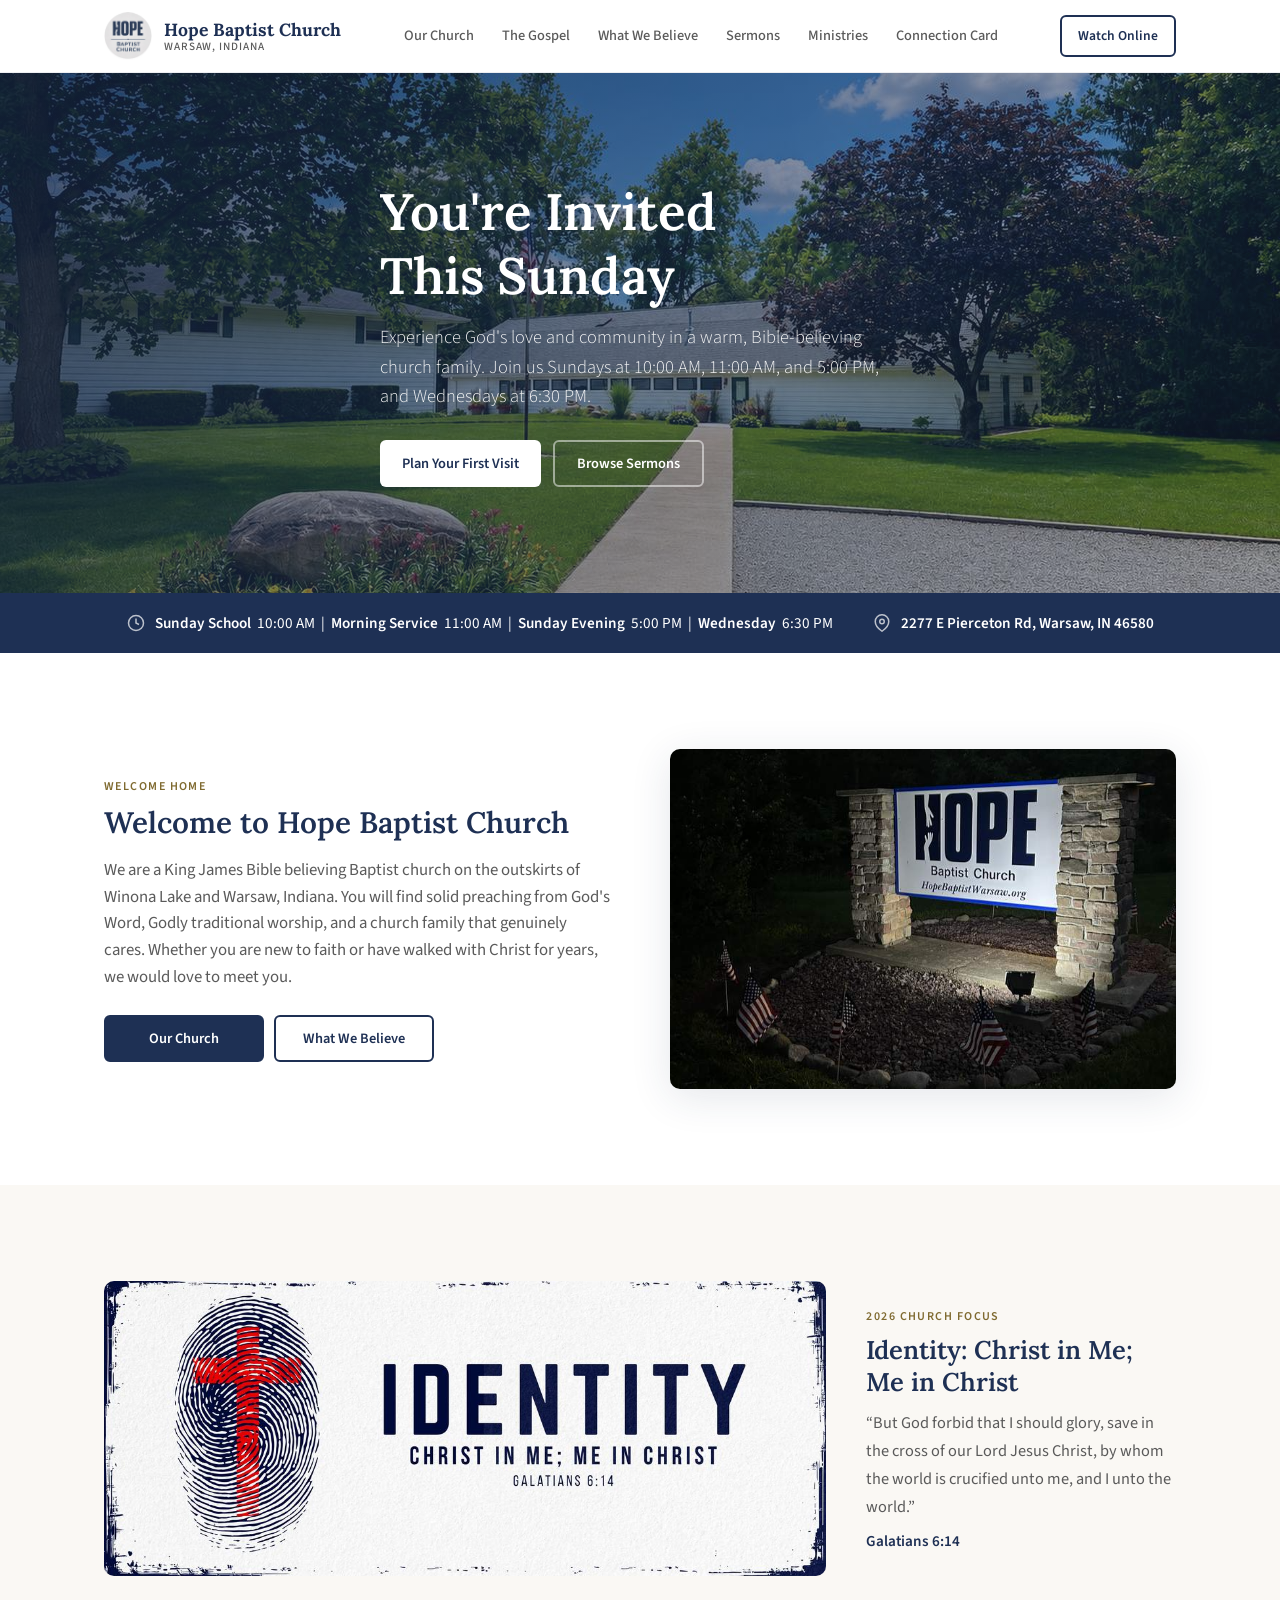
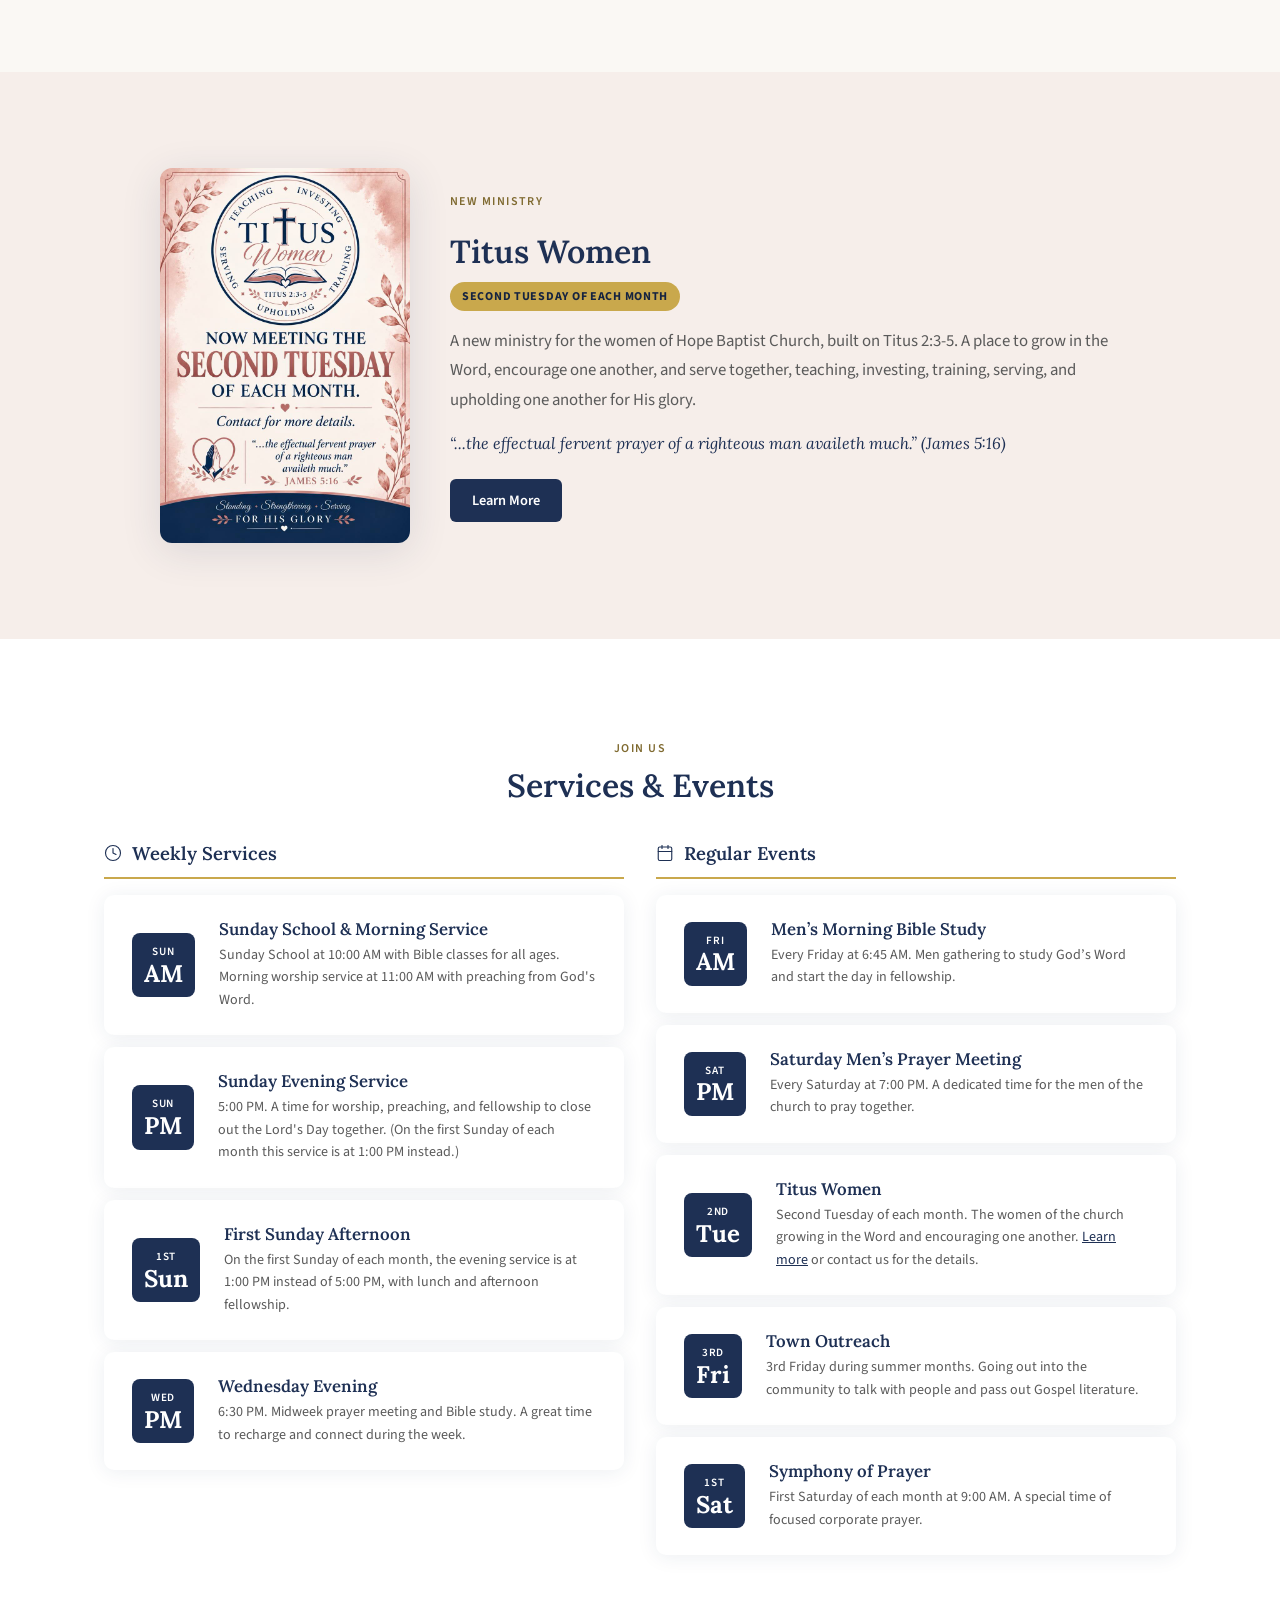
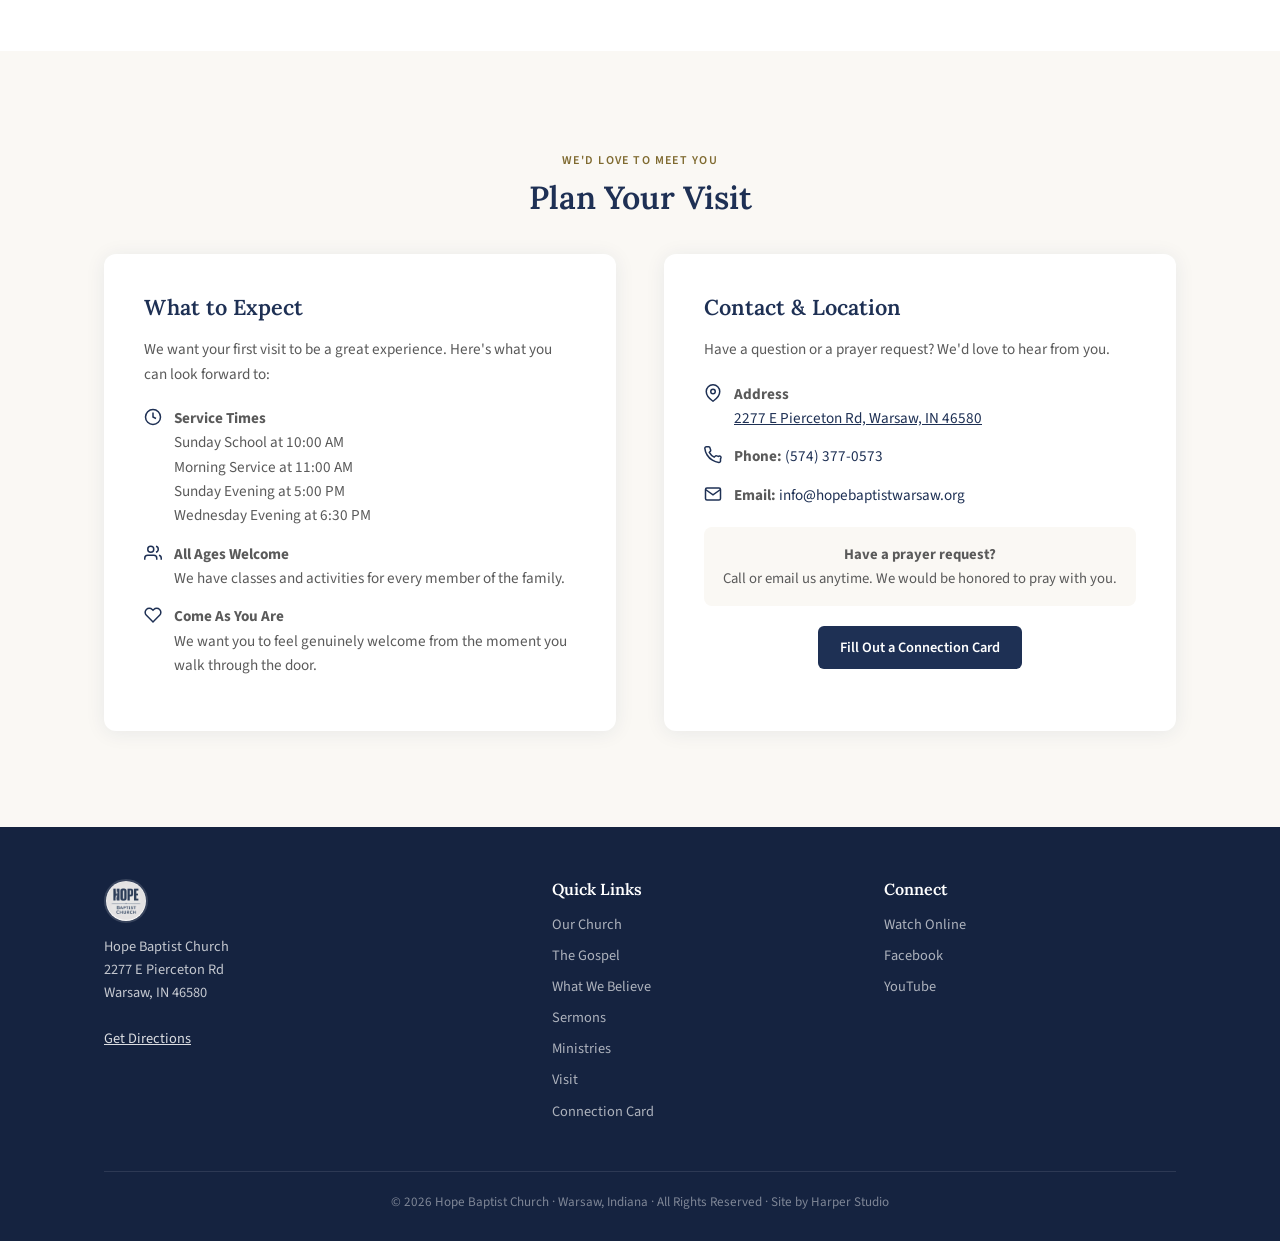
<file: index.html>
<!DOCTYPE html>
<html lang="en">
<head>
<meta charset="UTF-8">
<meta name="viewport" content="width=device-width, initial-scale=1.0">
<meta name="color-scheme" content="light">
<meta name="supported-color-schemes" content="light">
<link rel="icon" href="favicon.ico?v=1" sizes="any">
<link rel="icon" type="image/png" href="img/favicon-32.png?v=1">
<link rel="apple-touch-icon" href="apple-touch-icon.png?v=1">
<title>Hope Baptist Church | Warsaw, Indiana</title>
<meta name="description" content="A King James Bible believing Baptist church near Winona Lake and Warsaw, Indiana. Sunday 10 AM, 11 AM, and 5 PM. Wednesday 6:30 PM.">
<link rel="canonical" href="https://hopebaptistwarsaw.org/">
<meta name="geo.region" content="US-IN">
<meta name="geo.placename" content="Warsaw, Indiana">
<meta property="og:type" content="website">
<meta property="og:title" content="Hope Baptist Church | Warsaw, Indiana">
<meta property="og:description" content="A King James Bible believing Baptist church near Winona Lake and Warsaw, Indiana. Sunday 10 AM, 11 AM, and 5 PM. Wednesday 6:30 PM.">
<meta property="og:url" content="https://hopebaptistwarsaw.org/">
<meta property="og:image" content="https://hopebaptistwarsaw.org/img/church-building.jpg">
<meta property="og:site_name" content="Hope Baptist Church">
<meta name="twitter:card" content="summary_large_image">
<link rel="preconnect" href="https://fonts.googleapis.com">
<link href="https://fonts.googleapis.com/css2?family=Lora:ital,wght@0,400;0,600;0,700;1,400&family=Source+Sans+3:wght@300;400;500;600;700&display=swap" rel="stylesheet">
<link rel="stylesheet" href="style.css?v=21">
<script type="application/ld+json">
{
  "@context": "https://schema.org",
  "@type": "Church",
  "name": "Hope Baptist Church",
  "description": "A King James Bible believing Baptist church on the outskirts of Winona Lake and Warsaw, Indiana.",
  "url": "https://hopebaptistwarsaw.org/",
  "logo": "https://hopebaptistwarsaw.org/img/logo.jpg",
  "image": "https://hopebaptistwarsaw.org/img/church-building.jpg",
  "telephone": "+1-574-377-0573",
  "email": "info@hopebaptistwarsaw.org",
  "address": {
    "@type": "PostalAddress",
    "streetAddress": "2277 E Pierceton Rd",
    "addressLocality": "Warsaw",
    "addressRegion": "IN",
    "postalCode": "46580",
    "addressCountry": "US"
  },
  "areaServed": "Warsaw and Winona Lake, Indiana",
  "sameAs": [
    "https://www.facebook.com/profile.php?id=61586909768207",
    "https://www.youtube.com/@hopebaptistchurchwarsaw"
  ]
}
</script>
<!-- Google tag (gtag.js) -->
<script async src="https://www.googletagmanager.com/gtag/js?id=G-4V3LJ5EJ5T"></script>
<script>
  window.dataLayer = window.dataLayer || [];
  function gtag(){dataLayer.push(arguments);}
  gtag('js', new Date());
  gtag('config', 'G-4V3LJ5EJ5T');
</script>
</head>
<body>
<a class="skip-link" href="#main">Skip to content</a>
<!-- ═══ HEADER ═══ -->
<header class="site-header" id="siteHeader">
  <div class="header-inner">
    <a href="index.html" class="header-logo">
      <img src="img/logo.jpg" width="400" height="400" alt="Hope Baptist Church Logo">
      <div class="header-logo-text">Hope Baptist Church<span>Warsaw, Indiana</span></div>
    </a>
    <nav class="main-nav">
      <a href="our-church.html">Our Church</a>
      <a href="gospel.html">The Gospel</a>
      <a href="beliefs.html">What We Believe</a>
      <a href="sermons.html">Sermons</a>
      <a href="ministries.html">Ministries</a>
      <a href="connect.html">Connection Card</a>
    </nav>
    <div class="header-ctas">
      <a href="#" class="btn btn-outline btn-sm watch-online">Watch Online</a>
    </div>
    <button class="mobile-toggle" onclick="openMobileNav()" aria-label="Open menu">
      <svg fill="none" stroke="currentColor" stroke-width="2" viewBox="0 0 24 24"><path d="M4 6h16M4 12h16M4 18h16"/></svg>
    </button>
  </div>
</header>

<main id="main">
<!-- mobile nav -->
<div class="mobile-nav" id="mobileNav">
  <button class="mobile-nav-close" onclick="closeMobileNav()" aria-label="Close menu">
    <svg fill="none" stroke="currentColor" stroke-width="2" viewBox="0 0 24 24"><path d="M6 6l12 12M6 18L18 6"/></svg>
  </button>
  <a href="our-church.html">Our Church</a>
  <a href="gospel.html">The Gospel</a>
  <a href="beliefs.html">What We Believe</a>
  <a href="sermons.html">Sermons</a>
  <a href="ministries.html">Ministries</a>
  <a href="connect.html">Connection Card</a>
  <div class="mobile-nav-ctas">
    <a href="#" class="mobile-watch-btn watch-online">Watch Online</a>
  </div>
</div>

<!-- ═══ HERO ═══ -->
<section class="hero">
 <div class="hero-bg"></div>
 <div class="hero-content">
 <h1>You're Invited<br>This Sunday</h1>
 <p>Experience God's love and community in a warm, Bible-believing church family. Join us Sundays at 10:00 AM, 11:00 AM, and 5:00 PM, and Wednesdays at 6:30 PM.</p>
 <div class="hero-buttons">
 <a href="#visit" class="btn btn-white">Plan Your First Visit</a>
 <a href="sermons.html" data-offline-href="sermons.html" class="btn btn-outline watch-online" style="color:#fff;border-color:rgba(255,255,255,0.5);">Browse Sermons</a>
 </div>
 </div>
</section>

<!-- ═══ SERVICE STRIP ═══ -->
<div class="service-strip">
 <div class="service-strip-inner container">
 <div class="service-strip-item">
 <svg fill="none" stroke="currentColor" stroke-width="2" viewBox="0 0 24 24"><circle cx="12" cy="12" r="10"/><path d="M12 6v6l4 2"/></svg>
 <span><strong>Sunday School</strong>&nbsp; 10:00 AM &nbsp;|&nbsp; <strong>Morning Service</strong>&nbsp; 11:00 AM &nbsp;|&nbsp; <strong>Sunday Evening</strong>&nbsp; 5:00 PM &nbsp;|&nbsp; <strong>Wednesday</strong>&nbsp; 6:30 PM</span>
 </div>
 <div class="service-strip-item">
 <svg fill="none" stroke="currentColor" stroke-width="2" viewBox="0 0 24 24"><path d="M21 10c0 7-9 13-9 13s-9-6-9-13a9 9 0 1118 0z"/><circle cx="12" cy="10" r="3"/></svg>
 <a href="https://maps.app.goo.gl/dWw3AADZCu6NSRm28" target="_blank" style="color:inherit;text-decoration:none;"><strong>2277 E Pierceton Rd, Warsaw, IN 46580</strong></a>
 </div>
 </div>
</div>

<!-- ═══ WELCOME / MISSION ═══ -->
<section class="section" id="about">
 <div class="container">
 <div class="welcome-grid fade-up">
 <div class="welcome-text">
 <span class="section-label">Welcome Home</span>
 <h2>Welcome to Hope Baptist Church</h2>
 <p>We are a King James Bible believing Baptist church on the outskirts of Winona Lake and Warsaw, Indiana. You will find solid preaching from God's Word, Godly traditional worship, and a church family that genuinely cares. Whether you are new to faith or have walked with Christ for years, we would love to meet you.</p>
 <div style="display:flex;gap:10px;margin-top:8px;flex-wrap:wrap;">
          <a href="our-church.html" class="btn btn-primary" style="min-width:160px;border:2px solid var(--navy);">Our Church</a>
          <a href="beliefs.html" class="btn btn-outline" style="min-width:160px;">What We Believe</a>
        </div>
 </div>
 <div class="welcome-image">
 <img src="img/church-sign.jpg" width="700" height="664" alt="Hope Baptist Church sign along the road">
 </div>
 </div>
 </div>
</section>



<!-- ═══ 2026 FOCUS ═══ -->
<section class="section section-alt">
  <div class="container">
    <div class="identity-grid fade-up">
      <div class="identity-image">
        <img src="img/identity-banner.jpg" width="1100" height="448" alt="Identity: Christ in Me, Me in Christ. Galatians 6:14. 2026 Church Focus">
      </div>
      <div class="identity-text">
        <span class="section-label">2026 Church Focus</span>
        <h2 style="font-size:1.6rem; color:var(--navy); margin-bottom:12px;">Identity: Christ in Me; Me in Christ</h2>
        <p style="color:var(--text-light); font-size:1.02rem; line-height:1.7;">&ldquo;But God forbid that I should glory, save in the cross of our Lord Jesus Christ, by whom the world is crucified unto me, and I unto the world.&rdquo;</p>
        <p style="color:var(--navy); font-weight:600; font-size:0.95rem; margin-top:8px;">Galatians 6:14</p>
      </div>
    </div>
  </div>
</section>

<!-- ═══ NEW MINISTRY: TITUS WOMEN ═══ -->
<section class="section titus-section">
  <div class="container">
    <div class="titus-highlight fade-up">
      <div class="titus-highlight-img">
        <a href="ministries-women.html"><img src="img/titus-women-meeting.jpg" width="800" height="1200" alt="Titus Women, now meeting the second Tuesday of each month"></a>
      </div>
      <div class="titus-highlight-text">
        <span class="section-label">New Ministry</span>
        <h2>Titus Women</h2>
        <span class="min-launch">Second Tuesday of each month</span>
        <p class="lead" style="margin-top:16px;">A new ministry for the women of Hope Baptist Church, built on Titus 2:3-5. A place to grow in the Word, encourage one another, and serve together, teaching, investing, training, serving, and upholding one another for His glory.</p>
        <p class="titus-highlight-verse">&ldquo;...the effectual fervent prayer of a righteous man availeth much.&rdquo; (James 5:16)</p>
        <a href="ministries-women.html" class="btn btn-primary">Learn More</a>
      </div>
    </div>
  </div>
</section>

<!-- ═══ EVENTS ═══ -->
<section class="section" id="events">
 <div class="container">
 <div class="section-header fade-up">
 <span class="section-label">Join Us</span>
 <h2>Services &amp; Events</h2>
 </div>
 <div class="events-two-col fade-up">

 <div class="events-col">
 <h3 class="events-col-title">
 <svg width="18" height="18" viewBox="0 0 24 24" fill="none" stroke="var(--navy)" stroke-width="1.5" stroke-linecap="round" stroke-linejoin="round" style="flex-shrink:0;"><circle cx="12" cy="12" r="10"/><path d="M12 6v6l4 2"/></svg>
 Weekly Services
 </h3>
 <div class="event-item">
 <div class="event-date">
 <div class="event-date-month">Sun</div>
 <div class="event-date-day">AM</div>
 </div>
 <div class="event-info">
 <h4>Sunday School &amp; Morning Service</h4>
 <p>Sunday School at 10:00 AM with Bible classes for all ages. Morning worship service at 11:00 AM with preaching from God's Word.</p>
 </div>
 </div>
 <div class="event-item">
 <div class="event-date">
 <div class="event-date-month">Sun</div>
 <div class="event-date-day">PM</div>
 </div>
 <div class="event-info">
 <h4>Sunday Evening Service</h4>
 <p>5:00 PM. A time for worship, preaching, and fellowship to close out the Lord's Day together. (On the first Sunday of each month this service is at 1:00 PM instead.)</p>
 </div>
 </div>
 <div class="event-item">
 <div class="event-date">
 <div class="event-date-month">1st</div>
 <div class="event-date-day">Sun</div>
 </div>
 <div class="event-info">
 <h4>First Sunday Afternoon</h4>
 <p>On the first Sunday of each month, the evening service is at 1:00 PM instead of 5:00 PM, with lunch and afternoon fellowship.</p>
 </div>
 </div>
 <div class="event-item">
 <div class="event-date">
 <div class="event-date-month">Wed</div>
 <div class="event-date-day">PM</div>
 </div>
 <div class="event-info">
 <h4>Wednesday Evening</h4>
 <p>6:30 PM. Midweek prayer meeting and Bible study. A great time to recharge and connect during the week.</p>
 </div>
 </div>
 </div>

 <div class="events-col">
 <h3 class="events-col-title">
 <svg width="18" height="18" viewBox="0 0 24 24" fill="none" stroke="var(--navy)" stroke-width="1.5" stroke-linecap="round" stroke-linejoin="round" style="flex-shrink:0;"><rect x="3" y="4" width="18" height="18" rx="2"/><line x1="16" y1="2" x2="16" y2="6"/><line x1="8" y1="2" x2="8" y2="6"/><line x1="3" y1="10" x2="21" y2="10"/></svg>
 Regular Events
 </h3>
 <div class="event-item">
 <div class="event-date">
 <div class="event-date-month">Fri</div>
 <div class="event-date-day">AM</div>
 </div>
 <div class="event-info">
 <h4>Men&rsquo;s Morning Bible Study</h4>
 <p>Every Friday at 6:45 AM. Men gathering to study God&rsquo;s Word and start the day in fellowship.</p>
 </div>
 </div>
 <div class="event-item">
 <div class="event-date">
 <div class="event-date-month">Sat</div>
 <div class="event-date-day">PM</div>
 </div>
 <div class="event-info">
 <h4>Saturday Men&rsquo;s Prayer Meeting</h4>
 <p>Every Saturday at 7:00 PM. A dedicated time for the men of the church to pray together.</p>
 </div>
 </div>
 <div class="event-item">
 <div class="event-date">
 <div class="event-date-month">2nd</div>
 <div class="event-date-day">Tue</div>
 </div>
 <div class="event-info">
 <h4>Titus Women</h4>
 <p>Second Tuesday of each month. The women of the church growing in the Word and encouraging one another. <a href="ministries-women.html" style="color:var(--navy);text-decoration:underline;">Learn more</a> or contact us for the details.</p>
 </div>
 </div>
 <div class="event-item">
 <div class="event-date">
 <div class="event-date-month">3rd</div>
 <div class="event-date-day">Fri</div>
 </div>
 <div class="event-info">
 <h4>Town Outreach</h4>
 <p>3rd Friday during summer months. Going out into the community to talk with people and pass out Gospel literature.</p>
 </div>
 </div>
 <div class="event-item">
 <div class="event-date">
 <div class="event-date-month">1st</div>
 <div class="event-date-day">Sat</div>
 </div>
 <div class="event-info">
 <h4>Symphony of Prayer</h4>
 <p>First Saturday of each month at 9:00 AM. A special time of focused corporate prayer.</p>
 </div>
 </div>
 </div>

 </div>
 </div>
</section>

<!-- ═══ PLAN YOUR VISIT / CONTACT ═══ -->
<section class="section section-alt" id="visit">
 <div class="container">
 <div class="section-header fade-up">
 <span class="section-label">We'd Love to Meet You</span>
 <h2>Plan Your Visit</h2>
 </div>
 <div class="visit-grid fade-up" id="contact">
 <div class="visit-box">
 <h3>What to Expect</h3>
 <p>We want your first visit to be a great experience. Here's what you can look forward to:</p>
 <div class="visit-detail">
 <svg fill="none" stroke="currentColor" stroke-width="2" viewBox="0 0 24 24"><circle cx="12" cy="12" r="10"/><path d="M12 6v6l4 2"/></svg>
 <div>
 <strong>Service Times</strong><br>
 Sunday School at 10:00 AM<br>
 Morning Service at 11:00 AM<br>
 Sunday Evening at 5:00 PM<br>
 Wednesday Evening at 6:30 PM
 </div>
 </div>
 <div class="visit-detail">
 <svg fill="none" stroke="currentColor" stroke-width="2" viewBox="0 0 24 24"><path d="M17 21v-2a4 4 0 00-4-4H5a4 4 0 00-4 4v2"/><circle cx="9" cy="7" r="4"/><path d="M23 21v-2a4 4 0 00-3-3.87M16 3.13a4 4 0 010 7.75"/></svg>
 <div>
 <strong>All Ages Welcome</strong><br>
 We have classes and activities for every member of the family.
 </div>
 </div>
 <div class="visit-detail">
 <svg fill="none" stroke="currentColor" stroke-width="2" viewBox="0 0 24 24"><path d="M20.84 4.61a5.5 5.5 0 00-7.78 0L12 5.67l-1.06-1.06a5.5 5.5 0 00-7.78 7.78l1.06 1.06L12 21.23l7.78-7.78 1.06-1.06a5.5 5.5 0 000-7.78z"/></svg>
 <div>
 <strong>Come As You Are</strong><br>
 We want you to feel genuinely welcome from the moment you walk through the door.
 </div>
 </div>
 </div>

 <div class="visit-box">
 <h3>Contact &amp; Location</h3>
 <p>Have a question or a prayer request? We'd love to hear from you.</p>
 <div class="visit-detail">
 <svg fill="none" stroke="currentColor" stroke-width="2" viewBox="0 0 24 24"><path d="M21 10c0 7-9 13-9 13s-9-6-9-13a9 9 0 1118 0z"/><circle cx="12" cy="10" r="3"/></svg>
 <div>
 <strong>Address</strong><br>
 <a href="https://maps.app.goo.gl/dWw3AADZCu6NSRm28" target="_blank" style="color:var(--navy);text-decoration:underline;">2277 E Pierceton Rd, Warsaw, IN 46580</a>
 </div>
 </div>
 <div class="visit-detail">
 <svg fill="none" stroke="currentColor" stroke-width="2" viewBox="0 0 24 24"><path d="M22 16.92v3a2 2 0 01-2.18 2 19.86 19.86 0 01-8.63-3.07A19.5 19.5 0 014.18 12 19.86 19.86 0 011.11 3.18 2 2 0 013.11 1h3a2 2 0 012 1.72c.13.81.36 1.6.68 2.34a2 2 0 01-.45 2.11L7.09 8.43a16 16 0 006.48 6.48l1.27-1.27a2 2 0 012.11-.45c.74.32 1.53.55 2.34.68A2 2 0 0122 16.92z"/></svg>
 <span><strong>Phone:</strong> <a href="tel:5743770573" style="color:var(--navy);">(574) 377-0573</a></span>
 </div>
 <div class="visit-detail">
 <svg fill="none" stroke="currentColor" stroke-width="2" viewBox="0 0 24 24"><path d="M4 4h16c1.1 0 2 .9 2 2v12c0 1.1-.9 2-2 2H4c-1.1 0-2-.9-2-2V6c0-1.1.9-2 2-2z"/><path d="M22 6l-10 7L2 6"/></svg>
 <span><strong>Email:</strong> <a href="mailto:info@hopebaptistwarsaw.org" style="color:var(--navy);">info@hopebaptistwarsaw.org</a></span>
 </div>
 <p style="margin-top: 20px; font-size: 0.92rem; padding: 16px; background: var(--cream); border-radius: 8px; text-align: center;">
 <strong>Have a prayer request?</strong><br>
 Call or email us anytime. We would be honored to pray with you.
 </p>
 <p style="margin-top: 16px; text-align: center;">
 <a href="connect.html" class="btn btn-primary">Fill Out a Connection Card</a>
 </p>
 </div>
 </div>
 </div>
</section>

<!-- ═══ FOOTER ═══ -->
</main>

<footer class="site-footer">
  <div class="container">
    <div class="footer-grid">
      <div class="footer-brand">
        <img src="img/logo.jpg" width="400" height="400" alt="Hope Baptist Church" style="border: 2px solid rgba(255,255,255,0.15);">
        <p>Hope Baptist Church<br>2277 E Pierceton Rd<br>Warsaw, IN 46580<br><br><a href="https://maps.app.goo.gl/dWw3AADZCu6NSRm28" target="_blank" style="color:rgba(255,255,255,0.85);text-decoration:underline;">Get Directions</a></p>
      </div>
      <div class="footer-col">
        <h3>Quick Links</h3>
        <a href="our-church.html">Our Church</a>
        <a href="gospel.html">The Gospel</a>
        <a href="beliefs.html">What We Believe</a>
        <a href="sermons.html">Sermons</a>
        <a href="ministries.html">Ministries</a>
        <a href="#visit">Visit</a>
        <a href="connect.html">Connection Card</a>
      </div>
      <div class="footer-col">
        <h4>Connect</h4>
        <a href="#" class="watch-online">Watch Online</a>
        <a href="https://www.facebook.com/profile.php?id=61586909768207" target="_blank">Facebook</a>
        <a href="https://www.youtube.com/@hopebaptistchurchwarsaw" target="_blank" rel="noopener">YouTube</a>
      </div>
    </div>
    <div class="footer-bottom">
      &copy; 2026 Hope Baptist Church &middot; Warsaw, Indiana &middot; All Rights Reserved &middot; Site by <a href="https://harperstudio.co/" target="_blank" rel="noopener">Harper Studio</a>
    </div>
  </div>
</footer>

<!-- ═══ COMING SOON MODAL ═══ -->
<div id="comingSoonModal" style="
 display:none; position:fixed; inset:0; z-index:999;
 background:rgba(21,35,64,0.6); backdrop-filter:blur(4px);
 align-items:center; justify-content:center;
 padding:24px;
" onclick="if(event.target===this)this.style.display='none'">
 <div style="
 background:#faf8f4; border-radius:14px; padding:48px 40px;
 max-width:440px; width:100%; text-align:center;
 box-shadow:0 12px 48px rgba(21,35,64,0.25);
 position:relative;
 ">
 <button onclick="document.getElementById('comingSoonModal').style.display='none'" style="
 position:absolute; top:14px; right:14px;
 background:none; border:none; cursor:pointer;
 color:#5a5a5a; font-size:1.4rem; line-height:1;
 ">&times;</button>
 <img src="img/logo.jpg" width="400" height="400" alt="Hope Baptist Church" style="
 height:64px; width:64px; border-radius:50%;
 margin:0 auto 20px; display:block;
 ">
 <h2 style="
 font-family:'Lora',serif; font-size:1.6rem;
 color:#1e3054; margin-bottom:8px;
 ">Coming Soon</h2>
 <p style="
 color:#5a5a5a; font-size:1rem; line-height:1.6;
 margin-bottom:20px; max-width:340px; margin-left:auto; margin-right:auto;
 ">We're working on this. In the meantime, feel free to reach out. We'd love to hear from you.</p>
 <div style="font-size:0.95rem; color:#5a5a5a; margin-bottom:24px; line-height:1.8;">
 <strong>Phone:</strong> <a href="tel:5743770573" style="color:#1e3054;font-weight:600;">(574) 377-0573</a><br>
 <strong>Email:</strong> <a href="mailto:info@hopebaptistwarsaw.org" style="color:#1e3054;font-weight:600;">info@hopebaptistwarsaw.org</a>
 </div>
 <button onclick="document.getElementById('comingSoonModal').style.display='none'" style="
 display:inline-flex; align-items:center; justify-content:center;
 padding:12px 32px; border-radius:6px;
 background:#1e3054; color:#fff; border:none;
 font-family:'Source Sans 3',sans-serif; font-weight:600; font-size:0.95rem;
 cursor:pointer; transition:background 0.25s;
 " onmouseover="this.style.background='#2a4270'" onmouseout="this.style.background='#1e3054'">Got It</button>
 </div>
</div>

<script src="main.js?v=12"></script>
</body>
</html>
</file>
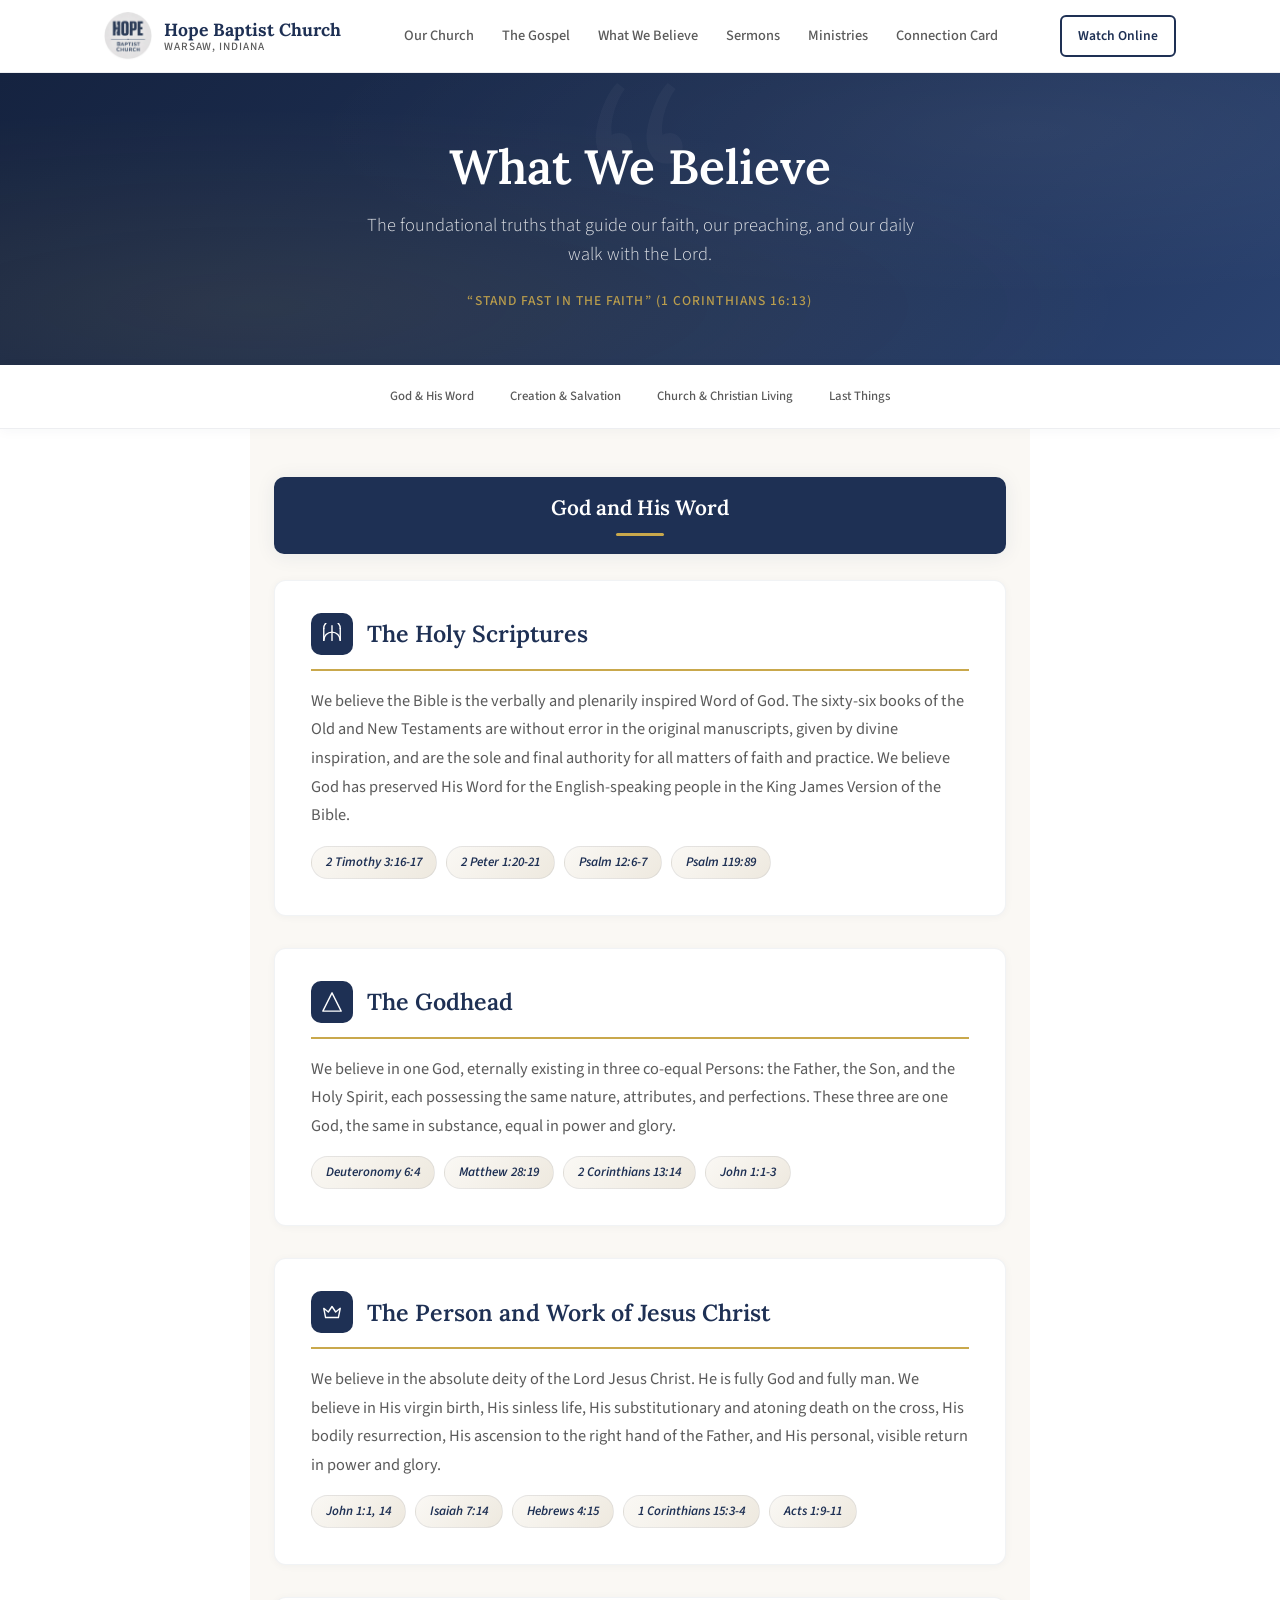
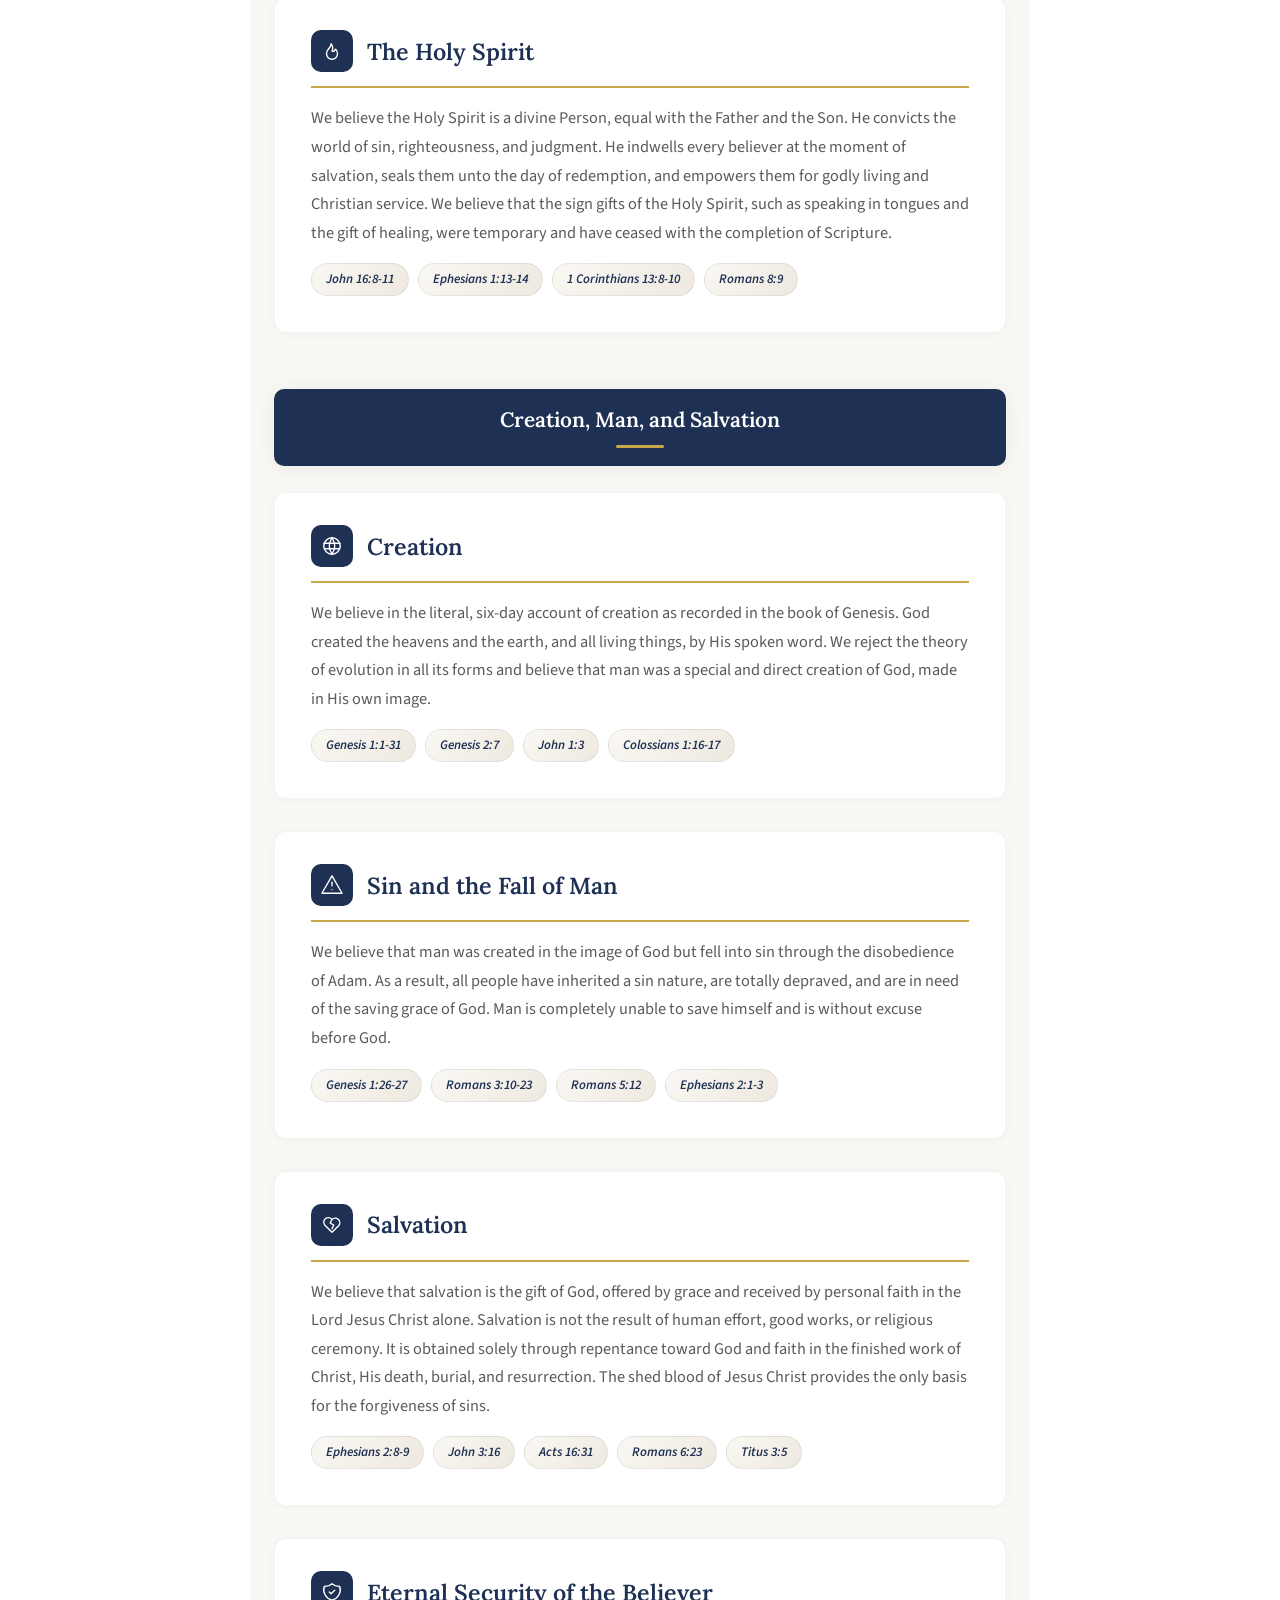
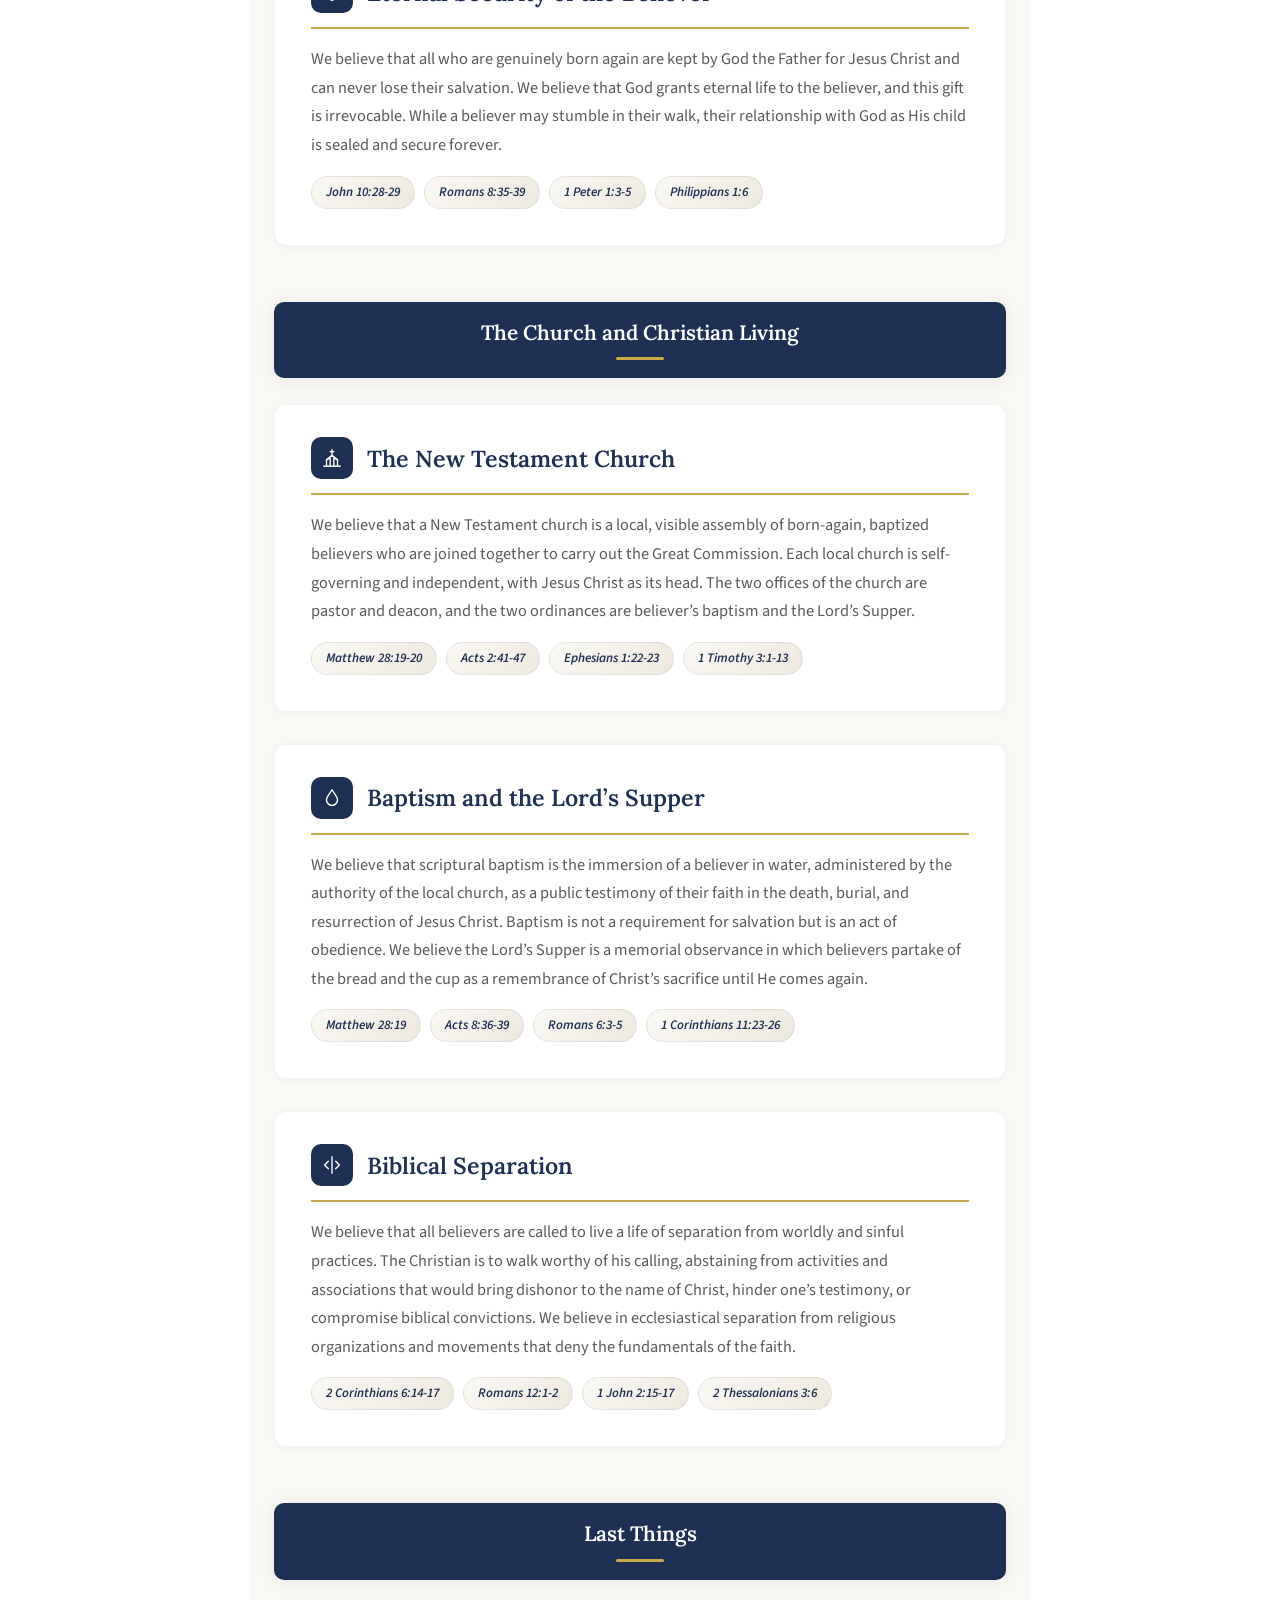
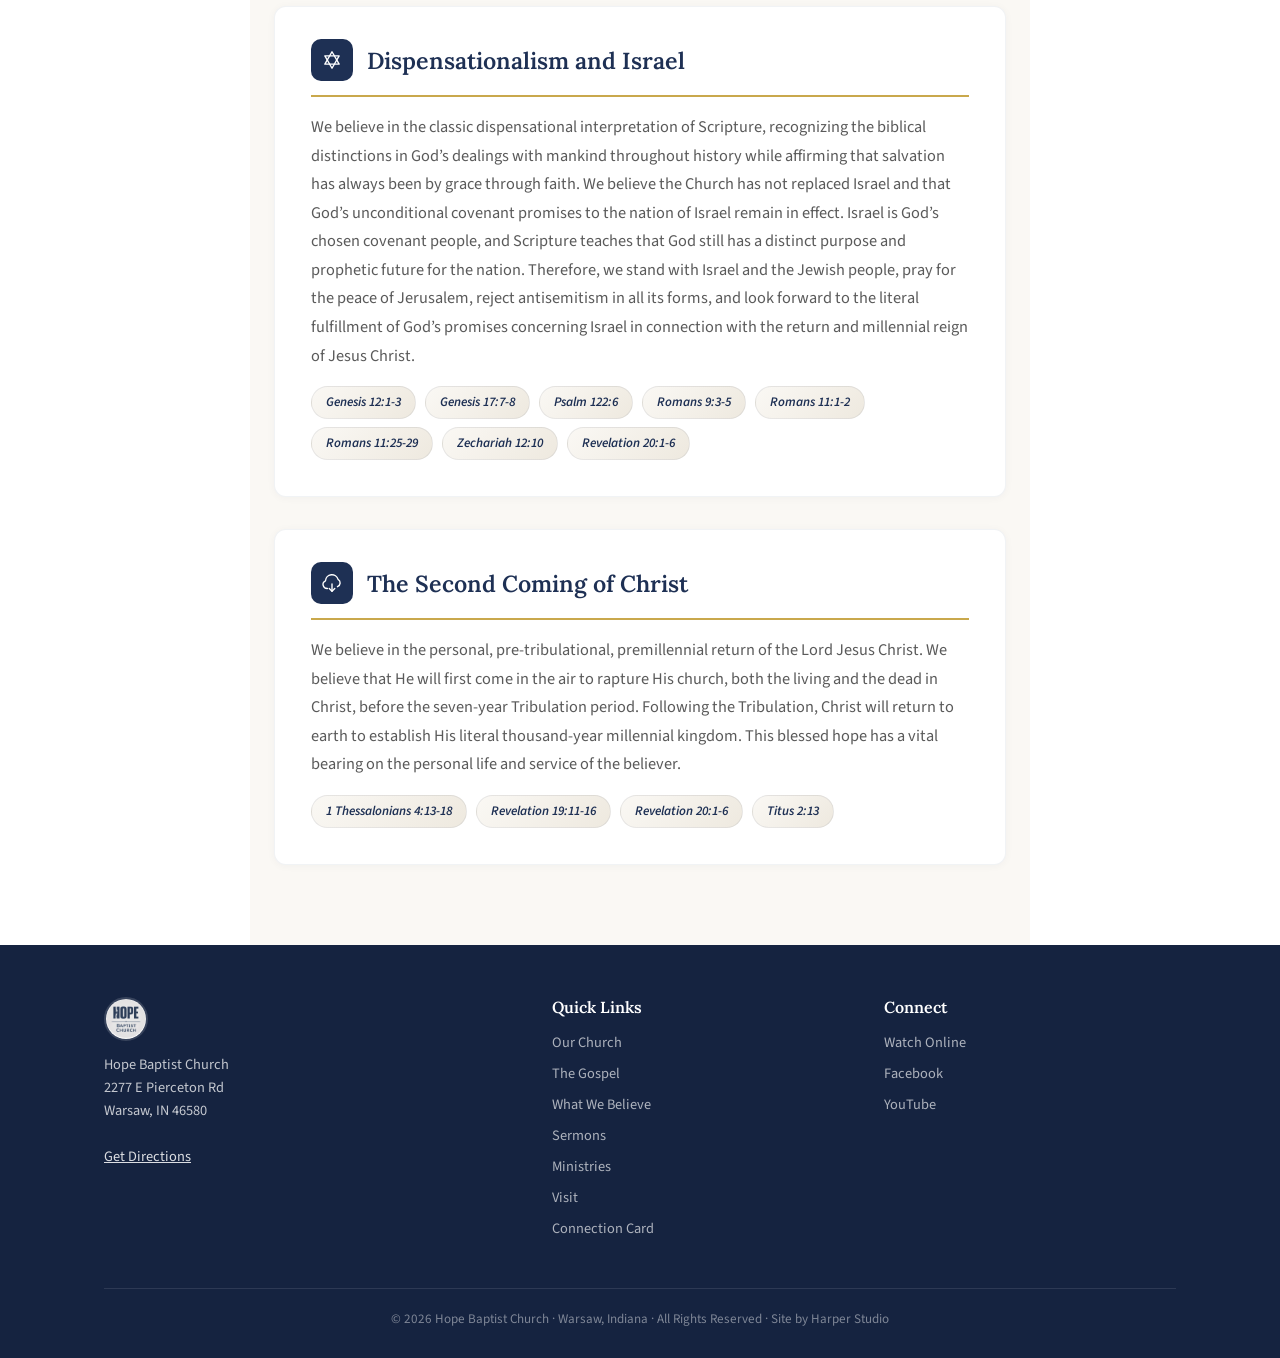
<file: beliefs.html>
<!DOCTYPE html>
<html lang="en">
<head>
<meta charset="UTF-8">
<meta name="viewport" content="width=device-width, initial-scale=1.0">
<meta name="color-scheme" content="light">
<meta name="supported-color-schemes" content="light">
<link rel="icon" href="favicon.ico?v=1" sizes="any">
<link rel="icon" type="image/png" href="img/favicon-32.png?v=1">
<link rel="apple-touch-icon" href="apple-touch-icon.png?v=1">
<title>What We Believe | Hope Baptist Church, Warsaw IN</title>
<meta name="description" content="The statement of faith of Hope Baptist Church in Warsaw, Indiana: what we believe about the Scriptures, the Godhead, salvation, the church, and more.">
<link rel="canonical" href="https://hopebaptistwarsaw.org/beliefs.html">
<meta name="geo.region" content="US-IN">
<meta name="geo.placename" content="Warsaw, Indiana">
<meta property="og:type" content="website">
<meta property="og:title" content="What We Believe | Hope Baptist Church, Warsaw IN">
<meta property="og:description" content="The statement of faith of Hope Baptist Church in Warsaw, Indiana: what we believe about the Scriptures, the Godhead, salvation, the church, and more.">
<meta property="og:url" content="https://hopebaptistwarsaw.org/beliefs.html">
<meta property="og:image" content="https://hopebaptistwarsaw.org/img/church-building.jpg">
<meta property="og:site_name" content="Hope Baptist Church">
<meta name="twitter:card" content="summary_large_image">
<link rel="preconnect" href="https://fonts.googleapis.com">
<link href="https://fonts.googleapis.com/css2?family=Lora:ital,wght@0,400;0,600;0,700;1,400&family=Source+Sans+3:wght@300;400;500;600;700&display=swap" rel="stylesheet">
<link rel="stylesheet" href="style.css?v=21">

<!-- Google tag (gtag.js) -->
<script async src="https://www.googletagmanager.com/gtag/js?id=G-4V3LJ5EJ5T"></script>
<script>
  window.dataLayer = window.dataLayer || [];
  function gtag(){dataLayer.push(arguments);}
  gtag('js', new Date());
  gtag('config', 'G-4V3LJ5EJ5T');
</script>
<script type="application/ld+json">
{
  "@context": "https://schema.org",
  "@type": "BreadcrumbList",
  "itemListElement": [
    {
      "@type": "ListItem",
      "position": 1,
      "name": "Home",
      "item": "https://hopebaptistwarsaw.org/"
    },
    {
      "@type": "ListItem",
      "position": 2,
      "name": "What We Believe",
      "item": "https://hopebaptistwarsaw.org/beliefs.html"
    }
  ]
}
</script>
</head>
<body>
<a class="skip-link" href="#main">Skip to content</a>
<!-- ═══ HEADER ═══ -->
<header class="site-header" id="siteHeader">
  <div class="header-inner">
    <a href="index.html" class="header-logo">
      <img src="img/logo.jpg" width="400" height="400" alt="Hope Baptist Church Logo">
      <div class="header-logo-text">Hope Baptist Church<span>Warsaw, Indiana</span></div>
    </a>
    <nav class="main-nav">
      <a href="our-church.html">Our Church</a>
      <a href="gospel.html">The Gospel</a>
      <a href="beliefs.html" class="active">What We Believe</a>
      <a href="sermons.html">Sermons</a>
      <a href="ministries.html">Ministries</a>
      <a href="connect.html">Connection Card</a>
    </nav>
    <div class="header-ctas">
      <a href="#" class="btn btn-outline btn-sm watch-online">Watch Online</a>
    </div>
    <button class="mobile-toggle" onclick="openMobileNav()" aria-label="Open menu">
      <svg fill="none" stroke="currentColor" stroke-width="2" viewBox="0 0 24 24"><path d="M4 6h16M4 12h16M4 18h16"/></svg>
    </button>
  </div>
</header>

<main id="main">
<!-- mobile nav -->
<div class="mobile-nav" id="mobileNav">
  <button class="mobile-nav-close" onclick="closeMobileNav()" aria-label="Close menu">
    <svg fill="none" stroke="currentColor" stroke-width="2" viewBox="0 0 24 24"><path d="M6 6l12 12M6 18L18 6"/></svg>
  </button>
  <a href="our-church.html">Our Church</a>
  <a href="gospel.html">The Gospel</a>
  <a href="beliefs.html">What We Believe</a>
  <a href="sermons.html">Sermons</a>
  <a href="ministries.html">Ministries</a>
  <a href="connect.html">Connection Card</a>
  <div class="mobile-nav-ctas">
    <a href="#" class="mobile-watch-btn watch-online">Watch Online</a>
  </div>
</div>

<!-- ═══ PAGE HERO ═══ -->
<section class="page-hero">
 <div class="container">
 <h1>What We Believe</h1>
 <p>The foundational truths that guide our faith, our preaching, and our daily walk with the Lord.</p>
 <span class="verse-ref">&ldquo;Stand fast in the faith&rdquo; (1 Corinthians 16:13)</span>
 </div>
</section>

<!-- ═══ BELIEFS NAV ═══ -->
<nav class="beliefs-nav">
 <div class="beliefs-nav-inner">
 <a href="#god-and-word" onclick="scrollToBelief('god-and-word');return false;">God &amp; His Word</a>
 <a href="#creation-and-salvation" onclick="scrollToBelief('creation-and-salvation');return false;">Creation &amp; Salvation</a>
 <a href="#church-and-living" onclick="scrollToBelief('church-and-living');return false;">Church &amp; Christian Living</a>
 <a href="#last-things" onclick="scrollToBelief('last-things');return false;">Last Things</a>
 </div>
</nav>

<!-- ═══ BELIEFS CONTENT ═══ -->
<div class="beliefs-content">

 <section class="belief-group" id="god-and-word">
  <h2 class="belief-group-title">God and His Word</h2>
 <div class="belief-section fade-up" id="scripture">
 <div class="belief-heading"><div class="belief-icon"><svg width="20" height="20" viewBox="0 0 24 24" fill="none" stroke="white" stroke-width="1.5" stroke-linecap="round" stroke-linejoin="round"><path d="M3 19a9 9 0 019-9 9 9 0 019 9"/><path d="M3 6a9 9 0 019-9 9 9 0 019 9"/><line x1="12" y1="3" x2="12" y2="19"/><path d="M3 6v13"/><path d="M21 6v13"/></svg></div><h3>The Holy Scriptures</h3></div>
 <p>We believe the Bible is the verbally and plenarily inspired Word of God. The sixty-six books of the Old and New Testaments are without error in the original manuscripts, given by divine inspiration, and are the sole and final authority for all matters of faith and practice. We believe God has preserved His Word for the English-speaking people in the King James Version of the Bible.</p>
 <span class="scripture" onclick="toggleVerse(this)" data-verse="All scripture is given by inspiration of God, and is profitable for doctrine, for reproof, for correction, for instruction in righteousness: That the man of God may be perfect, throughly furnished unto all good works." style="cursor:pointer;">2 Timothy 3:16-17</span>
 <span class="scripture" onclick="toggleVerse(this)" data-verse="Knowing this first, that no prophecy of the scripture is of any private interpretation. For the prophecy came not in old time by the will of man: but holy men of God spake as they were moved by the Holy Ghost." style="cursor:pointer;">2 Peter 1:20-21</span>
 <span class="scripture" onclick="toggleVerse(this)" data-verse="The words of the LORD are pure words: as silver tried in a furnace of earth, purified seven times. Thou shalt keep them, O LORD, thou shalt preserve them from this generation for ever." style="cursor:pointer;">Psalm 12:6-7</span>
 <span class="scripture" onclick="toggleVerse(this)" data-verse="For ever, O LORD, thy word is settled in heaven." style="cursor:pointer;">Psalm 119:89</span>
 </div>
 <div class="belief-section fade-up" id="god">
 <div class="belief-heading"><div class="belief-icon"><svg width="20" height="20" viewBox="0 0 24 24" fill="none" stroke="white" stroke-width="1.5" stroke-linecap="round" stroke-linejoin="round"><path d="M12 2L2 22h20L12 2z"/></svg></div><h3>The Godhead</h3></div>
 <p>We believe in one God, eternally existing in three co-equal Persons: the Father, the Son, and the Holy Spirit, each possessing the same nature, attributes, and perfections. These three are one God, the same in substance, equal in power and glory.</p>
 <span class="scripture" onclick="toggleVerse(this)" data-verse="Hear, O Israel: The LORD our God is one LORD." style="cursor:pointer;">Deuteronomy 6:4</span>
 <span class="scripture" onclick="toggleVerse(this)" data-verse="Go ye therefore, and teach all nations, baptizing them in the name of the Father, and of the Son, and of the Holy Ghost." style="cursor:pointer;">Matthew 28:19</span>
 <span class="scripture" onclick="toggleVerse(this)" data-verse="The grace of the Lord Jesus Christ, and the love of God, and the communion of the Holy Ghost, be with you all. Amen." style="cursor:pointer;">2 Corinthians 13:14</span>
 <span class="scripture" onclick="toggleVerse(this)" data-verse="In the beginning was the Word, and the Word was with God, and the Word was God. The same was in the beginning with God. All things were made by him; and without him was not any thing made that was made." style="cursor:pointer;">John 1:1-3</span>
 </div>
 <div class="belief-section fade-up" id="christ">
 <div class="belief-heading"><div class="belief-icon"><svg width="20" height="20" viewBox="0 0 24 24" fill="none" stroke="white" stroke-width="1.5" stroke-linecap="round" stroke-linejoin="round"><path d="M12 6l4 6 5-4-2 10H5L3 8l5 4z"/></svg></div><h3>The Person and Work of Jesus Christ</h3></div>
 <p>We believe in the absolute deity of the Lord Jesus Christ. He is fully God and fully man. We believe in His virgin birth, His sinless life, His substitutionary and atoning death on the cross, His bodily resurrection, His ascension to the right hand of the Father, and His personal, visible return in power and glory.</p>
 <span class="scripture" onclick="toggleVerse(this)" data-verse="In the beginning was the Word, and the Word was with God, and the Word was God. And the Word was made flesh, and dwelt among us, (and we beheld his glory, the glory as of the only begotten of the Father,) full of grace and truth." style="cursor:pointer;">John 1:1, 14</span>
 <span class="scripture" onclick="toggleVerse(this)" data-verse="Therefore the Lord himself shall give you a sign; Behold, a virgin shall conceive, and bear a son, and shall call his name Immanuel." style="cursor:pointer;">Isaiah 7:14</span>
 <span class="scripture" onclick="toggleVerse(this)" data-verse="For we have not an high priest which cannot be touched with the feeling of our infirmities; but was in all points tempted like as we are, yet without sin." style="cursor:pointer;">Hebrews 4:15</span>
 <span class="scripture" onclick="toggleVerse(this)" data-verse="For I delivered unto you first of all that which I also received, how that Christ died for our sins according to the scriptures; And that he was buried, and that he rose again the third day according to the scriptures." style="cursor:pointer;">1 Corinthians 15:3-4</span>
 <span class="scripture" onclick="toggleVerse(this)" data-verse="And when he had spoken these things, while they beheld, he was taken up; and a cloud received him out of their sight." style="cursor:pointer;">Acts 1:9-11</span>
 </div>
 <div class="belief-section fade-up" id="spirit">
 <div class="belief-heading"><div class="belief-icon"><svg width="20" height="20" viewBox="0 0 24 24" fill="none" stroke="white" stroke-width="1.5" stroke-linecap="round" stroke-linejoin="round"><path d="M12 12c2-2.96 0-7-1-8 0 3.038-1.773 4.741-3 6-1.226 1.26-2 3.24-2 5a6 6 0 1012 0c0-1.532-1.056-3.94-2-5-1.786 3-2.791 3-4 2z"/></svg></div><h3>The Holy Spirit</h3></div>
 <p>We believe the Holy Spirit is a divine Person, equal with the Father and the Son. He convicts the world of sin, righteousness, and judgment. He indwells every believer at the moment of salvation, seals them unto the day of redemption, and empowers them for godly living and Christian service. We believe that the sign gifts of the Holy Spirit, such as speaking in tongues and the gift of healing, were temporary and have ceased with the completion of Scripture.</p>
 <span class="scripture" onclick="toggleVerse(this)" data-verse="And when he is come, he will reprove the world of sin, and of righteousness, and of judgment." style="cursor:pointer;">John 16:8-11</span>
 <span class="scripture" onclick="toggleVerse(this)" data-verse="In whom ye also trusted, after that ye heard the word of truth, the gospel of your salvation: in whom also after that ye believed, ye were sealed with that holy Spirit of promise, Which is the earnest of our inheritance until the redemption of the purchased possession, unto the praise of his glory." style="cursor:pointer;">Ephesians 1:13-14</span>
 <span class="scripture" onclick="toggleVerse(this)" data-verse="Charity never faileth: but whether there be prophecies, they shall fail; whether there be tongues, they shall cease; whether there be knowledge, it shall vanish away." style="cursor:pointer;">1 Corinthians 13:8-10</span>
 <span class="scripture" onclick="toggleVerse(this)" data-verse="But ye are not in the flesh, but in the Spirit, if so be that the Spirit of God dwell in you. Now if any man have not the Spirit of Christ, he is none of his." style="cursor:pointer;">Romans 8:9</span>
 </div>
 </section>

 <section class="belief-group" id="creation-and-salvation">
  <h2 class="belief-group-title">Creation, Man, and Salvation</h2>
 <div class="belief-section fade-up" id="creation">
 <div class="belief-heading"><div class="belief-icon"><svg width="20" height="20" viewBox="0 0 24 24" fill="none" stroke="white" stroke-width="1.5" stroke-linecap="round" stroke-linejoin="round"><circle cx="12" cy="12" r="9"/><line x1="3.6" y1="9" x2="20.4" y2="9"/><line x1="3.6" y1="15" x2="20.4" y2="15"/><path d="M12 3c2.21 3.79 2.94 6.53 3 9-.06 2.47-.79 5.21-3 9"/><path d="M12 3c-2.21 3.79-2.94 6.53-3 9 .06 2.47.79 5.21 3 9"/></svg></div><h3>Creation</h3></div>
 <p>We believe in the literal, six-day account of creation as recorded in the book of Genesis. God created the heavens and the earth, and all living things, by His spoken word. We reject the theory of evolution in all its forms and believe that man was a special and direct creation of God, made in His own image.</p>
 <span class="scripture" onclick="toggleVerse(this)" data-verse="In the beginning God created the heaven and the earth." style="cursor:pointer;">Genesis 1:1-31</span>
 <span class="scripture" onclick="toggleVerse(this)" data-verse="And the LORD God formed man of the dust of the ground, and breathed into his nostrils the breath of life; and man became a living soul." style="cursor:pointer;">Genesis 2:7</span>
 <span class="scripture" onclick="toggleVerse(this)" data-verse="All things were made by him; and without him was not any thing made that was made." style="cursor:pointer;">John 1:3</span>
 <span class="scripture" onclick="toggleVerse(this)" data-verse="For by him were all things created, that are in heaven, and that are in earth, visible and invisible, whether they be thrones, or dominions, or principalities, or powers: all things were created by him, and for him: And he is before all things, and by him all things consist." style="cursor:pointer;">Colossians 1:16-17</span>
 </div>
 <div class="belief-section fade-up" id="sin">
 <div class="belief-heading"><div class="belief-icon"><svg width="20" height="20" viewBox="0 0 24 24" fill="none" stroke="white" stroke-width="1.5" stroke-linecap="round" stroke-linejoin="round"><path d="M12 2L1 21h22L12 2z"/><line x1="12" y1="9" x2="12" y2="13"/><line x1="12" y1="17" x2="12.01" y2="17"/></svg></div><h3>Sin and the Fall of Man</h3></div>
 <p>We believe that man was created in the image of God but fell into sin through the disobedience of Adam. As a result, all people have inherited a sin nature, are totally depraved, and are in need of the saving grace of God. Man is completely unable to save himself and is without excuse before God.</p>
 <span class="scripture" onclick="toggleVerse(this)" data-verse="And God said, Let us make man in our image, after our likeness. So God created man in his own image, in the image of God created he him; male and female created he them." style="cursor:pointer;">Genesis 1:26-27</span>
 <span class="scripture" onclick="toggleVerse(this)" data-verse="As it is written, There is none righteous, no, not one. For all have sinned, and come short of the glory of God." style="cursor:pointer;">Romans 3:10-23</span>
 <span class="scripture" onclick="toggleVerse(this)" data-verse="Wherefore, as by one man sin entered into the world, and death by sin; and so death passed upon all men, for that all have sinned." style="cursor:pointer;">Romans 5:12</span>
 <span class="scripture" onclick="toggleVerse(this)" data-verse="And you hath he quickened, who were dead in trespasses and sins." style="cursor:pointer;">Ephesians 2:1-3</span>
 </div>
 <div class="belief-section fade-up" id="salvation">
 <div class="belief-heading"><div class="belief-icon"><svg width="20" height="20" viewBox="0 0 24 24" fill="none" stroke="white" stroke-width="1.5" stroke-linecap="round" stroke-linejoin="round"><path d="M19.5 12.572l-7.5 7.428-7.5-7.428a5 5 0 117.5-6.566A5 5 0 0119.5 12.572z"/><path d="M12 6l-2 4 4 2-2 4"/></svg></div><h3>Salvation</h3></div>
 <p>We believe that salvation is the gift of God, offered by grace and received by personal faith in the Lord Jesus Christ alone. Salvation is not the result of human effort, good works, or religious ceremony. It is obtained solely through repentance toward God and faith in the finished work of Christ, His death, burial, and resurrection. The shed blood of Jesus Christ provides the only basis for the forgiveness of sins.</p>
 <span class="scripture" onclick="toggleVerse(this)" data-verse="For by grace are ye saved through faith; and that not of yourselves: it is the gift of God: Not of works, lest any man should boast." style="cursor:pointer;">Ephesians 2:8-9</span>
 <span class="scripture" onclick="toggleVerse(this)" data-verse="For God so loved the world, that he gave his only begotten Son, that whosoever believeth in him should not perish, but have everlasting life." style="cursor:pointer;">John 3:16</span>
 <span class="scripture" onclick="toggleVerse(this)" data-verse="And they said, Believe on the Lord Jesus Christ, and thou shalt be saved, and thy house." style="cursor:pointer;">Acts 16:31</span>
 <span class="scripture" onclick="toggleVerse(this)" data-verse="For the wages of sin is death; but the gift of God is eternal life through Jesus Christ our Lord." style="cursor:pointer;">Romans 6:23</span>
 <span class="scripture" onclick="toggleVerse(this)" data-verse="Not by works of righteousness which we have done, but according to his mercy he saved us, by the washing of regeneration, and renewing of the Holy Ghost." style="cursor:pointer;">Titus 3:5</span>
 </div>
 <div class="belief-section fade-up" id="security">
 <div class="belief-heading"><div class="belief-icon"><svg width="20" height="20" viewBox="0 0 24 24" fill="none" stroke="white" stroke-width="1.5" stroke-linecap="round" stroke-linejoin="round"><path d="M12 3a12 12 0 008.5 3A12 12 0 0112 21 12 12 0 013.5 6 12 12 0 0012 3z"/><path d="M9 12l2 2 4-4"/></svg></div><h3>Eternal Security of the Believer</h3></div>
 <p>We believe that all who are genuinely born again are kept by God the Father for Jesus Christ and can never lose their salvation. We believe that God grants eternal life to the believer, and this gift is irrevocable. While a believer may stumble in their walk, their relationship with God as His child is sealed and secure forever.</p>
 <span class="scripture" onclick="toggleVerse(this)" data-verse="And I give unto them eternal life; and they shall never perish, neither shall any man pluck them out of my hand. My Father, which gave them me, is greater than all; and no man is able to pluck them out of my Father\'s hand." style="cursor:pointer;">John 10:28-29</span>
 <span class="scripture" onclick="toggleVerse(this)" data-verse="Who shall separate us from the love of Christ? shall tribulation, or distress, or persecution, or famine, or nakedness, or peril, or sword? Nay, in all these things we are more than conquerors through him that loved us." style="cursor:pointer;">Romans 8:35-39</span>
 <span class="scripture" onclick="toggleVerse(this)" data-verse="Blessed be the God and Father of our Lord Jesus Christ, which according to his abundant mercy hath begotten us again unto a lively hope by the resurrection of Jesus Christ from the dead." style="cursor:pointer;">1 Peter 1:3-5</span>
 <span class="scripture" onclick="toggleVerse(this)" data-verse="Being confident of this very thing, that he which hath begun a good work in you will perform it until the day of Jesus Christ." style="cursor:pointer;">Philippians 1:6</span>
 </div>
 </section>

 <section class="belief-group" id="church-and-living">
  <h2 class="belief-group-title">The Church and Christian Living</h2>
 <div class="belief-section fade-up" id="church">
 <div class="belief-heading"><div class="belief-icon"><svg width="20" height="20" viewBox="0 0 24 24" fill="none" stroke="white" stroke-width="1.5" stroke-linecap="round" stroke-linejoin="round"><line x1="3" y1="21" x2="21" y2="21"/><path d="M10 21V12l-4 2V21"/><path d="M14 21V12l4 2V21"/><path d="M12 3v5"/><path d="M10 5h4"/><path d="M6 14l6-5 6 5"/></svg></div><h3>The New Testament Church</h3></div>
 <p>We believe that a New Testament church is a local, visible assembly of born-again, baptized believers who are joined together to carry out the Great Commission. Each local church is self-governing and independent, with Jesus Christ as its head. The two offices of the church are pastor and deacon, and the two ordinances are believer&rsquo;s baptism and the Lord&rsquo;s Supper.</p>
 <span class="scripture" onclick="toggleVerse(this)" data-verse="Go ye therefore, and teach all nations, baptizing them in the name of the Father, and of the Son, and of the Holy Ghost: Teaching them to observe all things whatsoever I have commanded you." style="cursor:pointer;">Matthew 28:19-20</span>
 <span class="scripture" onclick="toggleVerse(this)" data-verse="Then they that gladly received his word were baptized: and the same day there were added unto them about three thousand souls." style="cursor:pointer;">Acts 2:41-47</span>
 <span class="scripture" onclick="toggleVerse(this)" data-verse="And hath put all things under his feet, and gave him to be the head over all things to the church, Which is his body, the fulness of him that filleth all in all." style="cursor:pointer;">Ephesians 1:22-23</span>
 <span class="scripture" onclick="toggleVerse(this)" data-verse="This is a true saying, If a man desire the office of a bishop, he desireth a good work." style="cursor:pointer;">1 Timothy 3:1-13</span>
 </div>
 <div class="belief-section fade-up" id="baptism">
 <div class="belief-heading"><div class="belief-icon"><svg width="20" height="20" viewBox="0 0 24 24" fill="none" stroke="white" stroke-width="1.5" stroke-linecap="round" stroke-linejoin="round"><path d="M6.8 11a6 6 0 1010.396 0l-5.197-8-5.2 8z"/></svg></div><h3>Baptism and the Lord&rsquo;s Supper</h3></div>
 <p>We believe that scriptural baptism is the immersion of a believer in water, administered by the authority of the local church, as a public testimony of their faith in the death, burial, and resurrection of Jesus Christ. Baptism is not a requirement for salvation but is an act of obedience. We believe the Lord&rsquo;s Supper is a memorial observance in which believers partake of the bread and the cup as a remembrance of Christ&rsquo;s sacrifice until He comes again.</p>
 <span class="scripture" onclick="toggleVerse(this)" data-verse="Go ye therefore, and teach all nations, baptizing them in the name of the Father, and of the Son, and of the Holy Ghost." style="cursor:pointer;">Matthew 28:19</span>
 <span class="scripture" onclick="toggleVerse(this)" data-verse="And as they went on their way, they came unto a certain water: and the eunuch said, See, here is water; what doth hinder me to be baptized?" style="cursor:pointer;">Acts 8:36-39</span>
 <span class="scripture" onclick="toggleVerse(this)" data-verse="Know ye not, that so many of us as were baptized into Jesus Christ were baptized into his death?" style="cursor:pointer;">Romans 6:3-5</span>
 <span class="scripture" onclick="toggleVerse(this)" data-verse="For I have received of the Lord that which also I delivered unto you, That the Lord Jesus the same night in which he was betrayed took bread." style="cursor:pointer;">1 Corinthians 11:23-26</span>
 </div>
 <div class="belief-section fade-up" id="separation">
 <div class="belief-heading"><div class="belief-icon"><svg width="20" height="20" viewBox="0 0 24 24" fill="none" stroke="white" stroke-width="1.5" stroke-linecap="round" stroke-linejoin="round"><line x1="12" y1="3" x2="12" y2="21"/><path d="M8 8l-4 4 4 4"/><path d="M16 8l4 4-4 4"/></svg></div><h3>Biblical Separation</h3></div>
 <p>We believe that all believers are called to live a life of separation from worldly and sinful practices. The Christian is to walk worthy of his calling, abstaining from activities and associations that would bring dishonor to the name of Christ, hinder one&rsquo;s testimony, or compromise biblical convictions. We believe in ecclesiastical separation from religious organizations and movements that deny the fundamentals of the faith.</p>
 <span class="scripture" onclick="toggleVerse(this)" data-verse="Be ye not unequally yoked together with unbelievers: for what fellowship hath righteousness with unrighteousness? and what communion hath light with darkness?" style="cursor:pointer;">2 Corinthians 6:14-17</span>
 <span class="scripture" onclick="toggleVerse(this)" data-verse="I beseech you therefore, brethren, by the mercies of God, that ye present your bodies a living sacrifice, holy, acceptable unto God, which is your reasonable service. And be not conformed to this world." style="cursor:pointer;">Romans 12:1-2</span>
 <span class="scripture" onclick="toggleVerse(this)" data-verse="Love not the world, neither the things that are in the world. If any man love the world, the love of the Father is not in him." style="cursor:pointer;">1 John 2:15-17</span>
 <span class="scripture" onclick="toggleVerse(this)" data-verse="Now we command you, brethren, in the name of our Lord Jesus Christ, that ye withdraw yourselves from every brother that walketh disorderly." style="cursor:pointer;">2 Thessalonians 3:6</span>
 </div>
 </section>

 <section class="belief-group" id="last-things">
  <h2 class="belief-group-title">Last Things</h2>
 <div class="belief-section fade-up" id="israel">
 <div class="belief-heading"><div class="belief-icon"><svg width="20" height="20" viewBox="0 0 24 24" fill="none" stroke="white" stroke-width="1.5" stroke-linecap="round" stroke-linejoin="round"><path d="M12 3L19.79 16.5H4.21L12 3z"/><path d="M12 21L4.21 7.5h15.58L12 21z"/></svg></div><h3>Dispensationalism and Israel</h3></div>
 <p>We believe in the classic dispensational interpretation of Scripture, recognizing the biblical distinctions in God&rsquo;s dealings with mankind throughout history while affirming that salvation has always been by grace through faith. We believe the Church has not replaced Israel and that God&rsquo;s unconditional covenant promises to the nation of Israel remain in effect. Israel is God&rsquo;s chosen covenant people, and Scripture teaches that God still has a distinct purpose and prophetic future for the nation. Therefore, we stand with Israel and the Jewish people, pray for the peace of Jerusalem, reject antisemitism in all its forms, and look forward to the literal fulfillment of God&rsquo;s promises concerning Israel in connection with the return and millennial reign of Jesus Christ.</p>
 <span class="scripture" onclick="toggleVerse(this)" data-verse="Now the LORD had said unto Abram, Get thee out of thy country, and from thy kindred, and from thy father&rsquo;s house, unto a land that I will shew thee: And I will make of thee a great nation, and I will bless thee, and make thy name great; and thou shalt be a blessing: And I will bless them that bless thee, and curse him that curseth thee: and in thee shall all families of the earth be blessed." style="cursor:pointer;">Genesis 12:1-3</span>
 <span class="scripture" onclick="toggleVerse(this)" data-verse="And I will establish my covenant between me and thee and thy seed after thee in their generations for an everlasting covenant, to be a God unto thee, and to thy seed after thee. And I will give unto thee, and to thy seed after thee, the land wherein thou art a stranger, all the land of Canaan, for an everlasting possession; and I will be their God." style="cursor:pointer;">Genesis 17:7-8</span>
 <span class="scripture" onclick="toggleVerse(this)" data-verse="Pray for the peace of Jerusalem: they shall prosper that love thee." style="cursor:pointer;">Psalm 122:6</span>
 <span class="scripture" onclick="toggleVerse(this)" data-verse="For I could wish that myself were accursed from Christ for my brethren, my kinsmen according to the flesh: Who are Israelites; to whom pertaineth the adoption, and the glory, and the covenants, and the giving of the law, and the service of God, and the promises." style="cursor:pointer;">Romans 9:3-5</span>
 <span class="scripture" onclick="toggleVerse(this)" data-verse="I say then, Hath God cast away his people? God forbid. For I also am an Israelite, of the seed of Abraham, of the tribe of Benjamin. God hath not cast away his people which he foreknew." style="cursor:pointer;">Romans 11:1-2</span>
 <span class="scripture" onclick="toggleVerse(this)" data-verse="For I would not, brethren, that ye should be ignorant of this mystery, lest ye should be wise in your own conceits; that blindness in part is happened to Israel, until the fulness of the Gentiles be come in. And so all Israel shall be saved." style="cursor:pointer;">Romans 11:25-29</span>
 <span class="scripture" onclick="toggleVerse(this)" data-verse="And I will pour upon the house of David, and upon the inhabitants of Jerusalem, the spirit of grace and of supplications: and they shall look upon me whom they have pierced, and they shall mourn for him, as one mourneth for his only son." style="cursor:pointer;">Zechariah 12:10</span>
 <span class="scripture" onclick="toggleVerse(this)" data-verse="And I saw an angel come down from heaven, having the key of the bottomless pit and a great chain in his hand." style="cursor:pointer;">Revelation 20:1-6</span>
 </div>
 <div class="belief-section fade-up" id="return">
 <div class="belief-heading"><div class="belief-icon"><svg width="20" height="20" viewBox="0 0 24 24" fill="none" stroke="white" stroke-width="1.5" stroke-linecap="round" stroke-linejoin="round"><path d="M7 18a4.6 4.4 0 01-2.1-8.4 7 7 0 0113.7-1.6 4.7 4.5 0 01-.6 8"/><line x1="12" y1="13" x2="12" y2="21"/><path d="M9 18l3 3 3-3"/></svg></div><h3>The Second Coming of Christ</h3></div>
 <p>We believe in the personal, pre-tribulational, premillennial return of the Lord Jesus Christ. We believe that He will first come in the air to rapture His church, both the living and the dead in Christ, before the seven-year Tribulation period. Following the Tribulation, Christ will return to earth to establish His literal thousand-year millennial kingdom. This blessed hope has a vital bearing on the personal life and service of the believer.</p>
 <span class="scripture" onclick="toggleVerse(this)" data-verse="But I would not have you to be ignorant, brethren, concerning them which are asleep, that ye sorrow not, even as others which have no hope. For the Lord himself shall descend from heaven with a shout." style="cursor:pointer;">1 Thessalonians 4:13-18</span>
 <span class="scripture" onclick="toggleVerse(this)" data-verse="And I saw heaven opened, and behold a white horse; and he that sat upon him was called Faithful and True, and in righteousness he doth judge and make war." style="cursor:pointer;">Revelation 19:11-16</span>
 <span class="scripture" onclick="toggleVerse(this)" data-verse="And I saw an angel come down from heaven, having the key of the bottomless pit and a great chain in his hand." style="cursor:pointer;">Revelation 20:1-6</span>
 <span class="scripture" onclick="toggleVerse(this)" data-verse="Looking for that blessed hope, and the glorious appearing of the great God and our Saviour Jesus Christ." style="cursor:pointer;">Titus 2:13</span>
 </div>
 </section>

</div>

<!-- ═══ FOOTER ═══ -->
</main>

<footer class="site-footer">
  <div class="container">
    <div class="footer-grid">
      <div class="footer-brand">
        <img src="img/logo.jpg" width="400" height="400" alt="Hope Baptist Church" style="border: 2px solid rgba(255,255,255,0.15);">
        <p>Hope Baptist Church<br>2277 E Pierceton Rd<br>Warsaw, IN 46580<br><br><a href="https://maps.app.goo.gl/dWw3AADZCu6NSRm28" target="_blank" style="color:rgba(255,255,255,0.85);text-decoration:underline;">Get Directions</a></p>
      </div>
      <div class="footer-col">
        <h3>Quick Links</h3>
        <a href="our-church.html">Our Church</a>
        <a href="gospel.html">The Gospel</a>
        <a href="beliefs.html">What We Believe</a>
        <a href="sermons.html">Sermons</a>
        <a href="ministries.html">Ministries</a>
        <a href="index.html#visit">Visit</a>
        <a href="connect.html">Connection Card</a>
      </div>
      <div class="footer-col">
        <h4>Connect</h4>
        <a href="#" class="watch-online">Watch Online</a>
        <a href="https://www.facebook.com/profile.php?id=61586909768207" target="_blank">Facebook</a>
        <a href="https://www.youtube.com/@hopebaptistchurchwarsaw" target="_blank" rel="noopener">YouTube</a>
      </div>
    </div>
    <div class="footer-bottom">
      &copy; 2026 Hope Baptist Church &middot; Warsaw, Indiana &middot; All Rights Reserved &middot; Site by <a href="https://harperstudio.co/" target="_blank" rel="noopener">Harper Studio</a>
    </div>
  </div>
</footer>

<!-- ═══ COMING SOON MODAL ═══ -->
<div id="comingSoonModal" style="
 display:none; position:fixed; inset:0; z-index:999;
 background:rgba(21,35,64,0.6); backdrop-filter:blur(4px);
 align-items:center; justify-content:center;
 padding:24px;
" onclick="if(event.target===this)this.style.display='none'">
 <div style="
 background:#faf8f4; border-radius:14px; padding:48px 40px;
 max-width:440px; width:100%; text-align:center;
 box-shadow:0 12px 48px rgba(21,35,64,0.25);
 position:relative;
 ">
 <button onclick="document.getElementById('comingSoonModal').style.display='none'" style="
 position:absolute; top:14px; right:14px;
 background:none; border:none; cursor:pointer;
 color:#5a5a5a; font-size:1.4rem; line-height:1;
 ">&times;</button>
 <img src="img/logo.jpg" width="400" height="400" alt="Hope Baptist Church" style="
 height:64px; width:64px; border-radius:50%;
 margin:0 auto 20px; display:block;
 ">
 <h2 style="
 font-family:'Lora',serif; font-size:1.6rem;
 color:#1e3054; margin-bottom:8px;
 ">Coming Soon</h2>
 <p style="
 color:#5a5a5a; font-size:1rem; line-height:1.6;
 margin-bottom:20px; max-width:340px; margin-left:auto; margin-right:auto;
 ">We're working on this. In the meantime, feel free to reach out. We'd love to hear from you.</p>
 <div style="font-size:0.95rem; color:#5a5a5a; margin-bottom:24px; line-height:1.8;">
 <strong>Phone:</strong> <a href="tel:5743770573" style="color:#1e3054;font-weight:600;">(574) 377-0573</a><br>
 <strong>Email:</strong> <a href="mailto:info@hopebaptistwarsaw.org" style="color:#1e3054;font-weight:600;">info@hopebaptistwarsaw.org</a>
 </div>
 <button onclick="document.getElementById('comingSoonModal').style.display='none'" style="
 display:inline-flex; align-items:center; justify-content:center;
 padding:12px 32px; border-radius:6px;
 background:#1e3054; color:#fff; border:none;
 font-family:'Source Sans 3',sans-serif; font-weight:600; font-size:0.95rem;
 cursor:pointer; transition:background 0.25s;
 " onmouseover="this.style.background='#2a4270'" onmouseout="this.style.background='#1e3054'">Got It</button>
 </div>
</div>

<script src="main.js?v=12"></script>
</body>
</html>
</file>
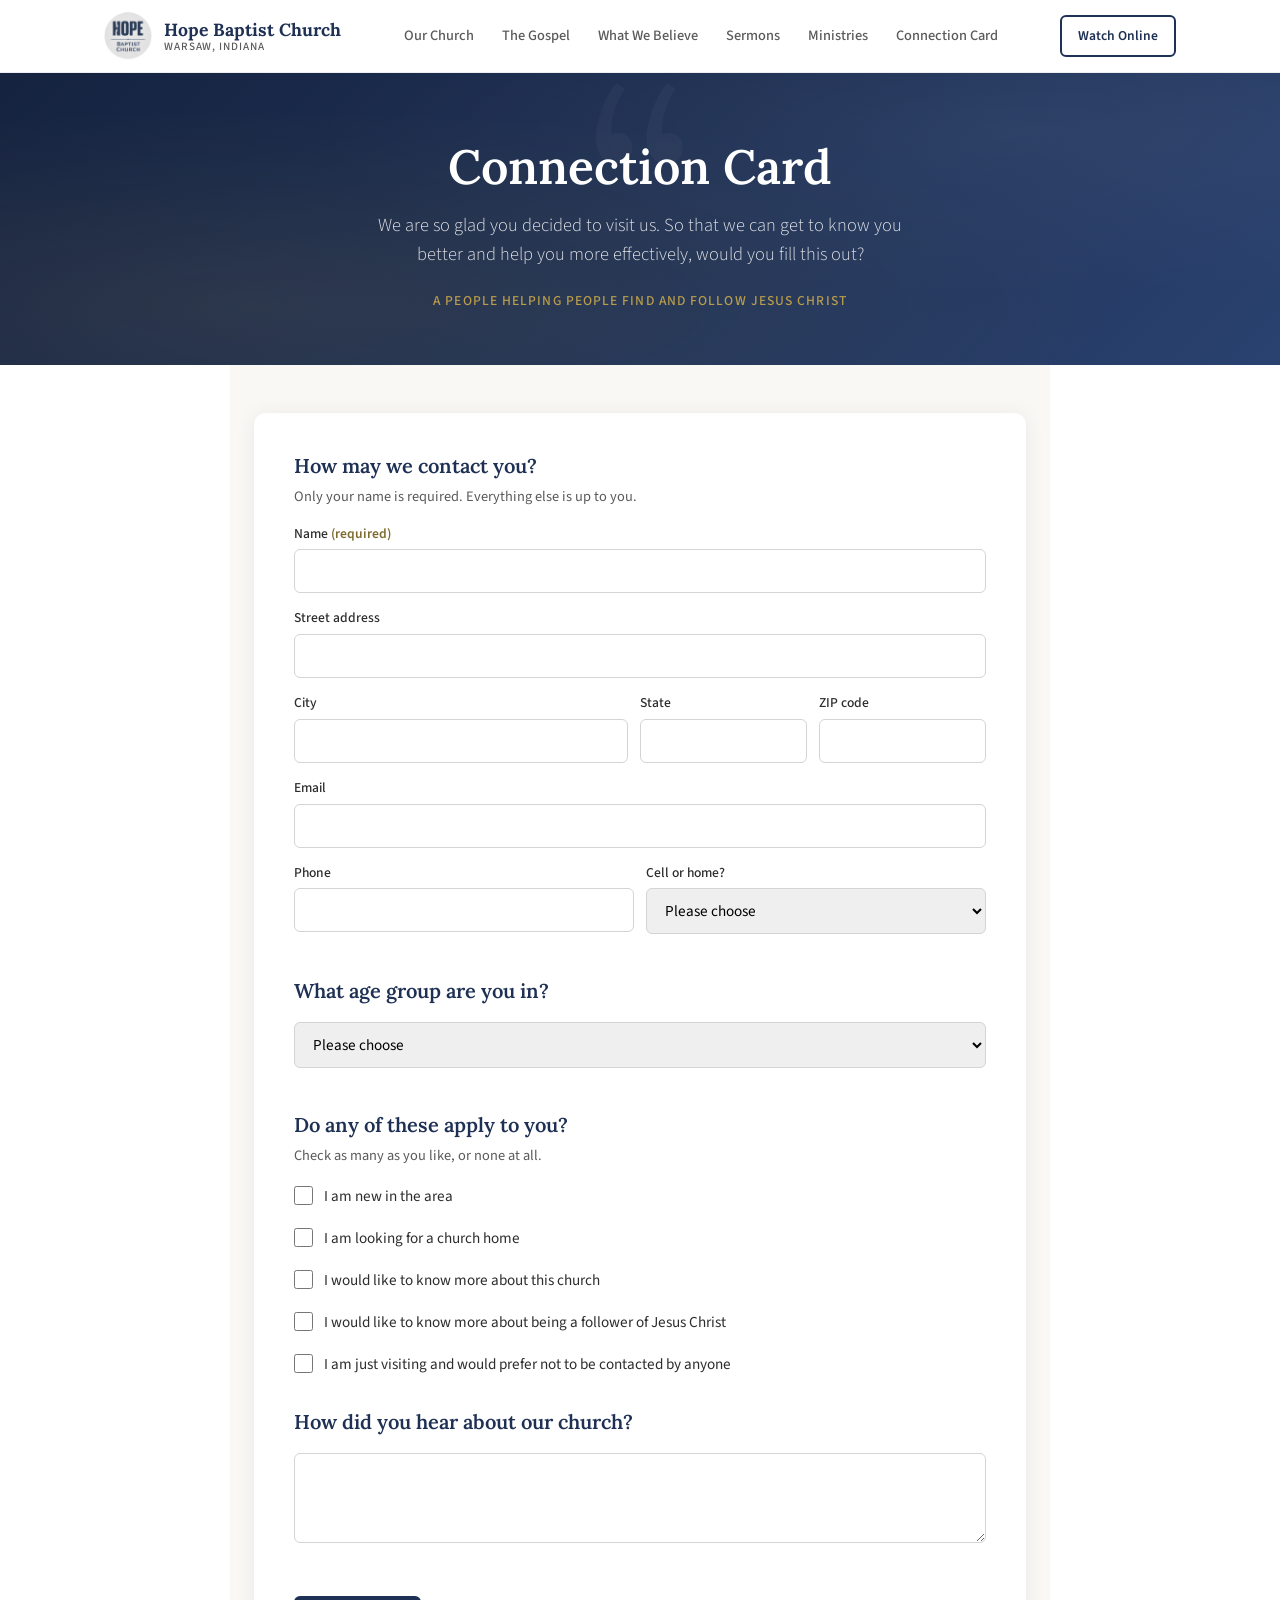
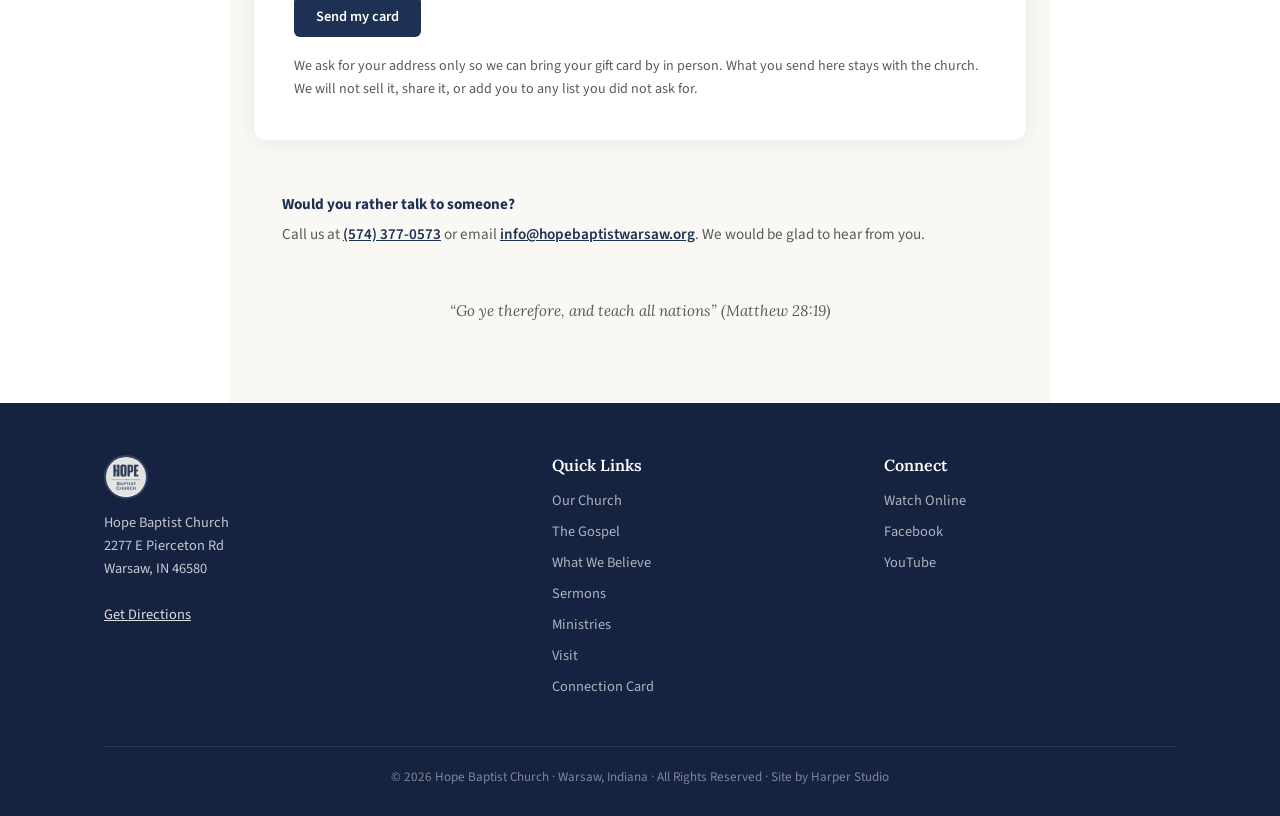
<file: connect.html>
<!DOCTYPE html>
<html lang="en">
<head>
<meta charset="UTF-8">
<meta name="viewport" content="width=device-width, initial-scale=1.0">
<meta name="color-scheme" content="light">
<meta name="supported-color-schemes" content="light">
<link rel="icon" href="favicon.ico?v=1" sizes="any">
<link rel="icon" type="image/png" href="img/favicon-32.png?v=1">
<link rel="apple-touch-icon" href="apple-touch-icon.png?v=1">
<title>Connection Card | Hope Baptist Church, Warsaw IN</title>
<meta name="description" content="Visiting Hope Baptist Church in Warsaw, Indiana? Fill out our online connection card and someone from the church will follow up with you.">
<link rel="canonical" href="https://hopebaptistwarsaw.org/connect.html">
<meta name="geo.region" content="US-IN">
<meta name="geo.placename" content="Warsaw, Indiana">
<meta property="og:type" content="website">
<meta property="og:title" content="Connection Card | Hope Baptist Church, Warsaw IN">
<meta property="og:description" content="Tell us a little about yourself and someone from Hope Baptist Church will follow up with you.">
<meta property="og:url" content="https://hopebaptistwarsaw.org/connect.html">
<meta property="og:image" content="https://hopebaptistwarsaw.org/img/logo.jpg">
<meta property="og:site_name" content="Hope Baptist Church">
<meta name="twitter:card" content="summary_large_image">
<link rel="preconnect" href="https://fonts.googleapis.com">
<link href="https://fonts.googleapis.com/css2?family=Lora:ital,wght@0,400;0,600;0,700;1,400&family=Source+Sans+3:wght@300;400;500;600;700&display=swap" rel="stylesheet">
<link rel="stylesheet" href="style.css?v=21">
<script type="application/ld+json">
{
  "@context": "https://schema.org",
  "@type": "BreadcrumbList",
  "itemListElement": [
    {
      "@type": "ListItem",
      "position": 1,
      "name": "Home",
      "item": "https://hopebaptistwarsaw.org/"
    },
    {
      "@type": "ListItem",
      "position": 2,
      "name": "Connection Card",
      "item": "https://hopebaptistwarsaw.org/connect.html"
    }
  ]
}
</script>
<!-- Google tag (gtag.js) -->
<script async src="https://www.googletagmanager.com/gtag/js?id=G-4V3LJ5EJ5T"></script>
<script>
  window.dataLayer = window.dataLayer || [];
  function gtag(){dataLayer.push(arguments);}
  gtag('js', new Date());
  gtag('config', 'G-4V3LJ5EJ5T');
</script>
</head>
<body>
<a class="skip-link" href="#main">Skip to content</a>
<!-- ═══ HEADER ═══ -->
<header class="site-header" id="siteHeader">
  <div class="header-inner">
    <a href="index.html" class="header-logo">
      <img src="img/logo.jpg" width="400" height="400" alt="Hope Baptist Church Logo">
      <div class="header-logo-text">Hope Baptist Church<span>Warsaw, Indiana</span></div>
    </a>
    <nav class="main-nav">
      <a href="our-church.html">Our Church</a>
      <a href="gospel.html">The Gospel</a>
      <a href="beliefs.html">What We Believe</a>
      <a href="sermons.html">Sermons</a>
      <a href="ministries.html">Ministries</a>
      <a href="connect.html">Connection Card</a>
    </nav>
    <div class="header-ctas">
      <a href="#" class="btn btn-outline btn-sm watch-online">Watch Online</a>
    </div>
    <button class="mobile-toggle" onclick="openMobileNav()" aria-label="Open menu">
      <svg fill="none" stroke="currentColor" stroke-width="2" viewBox="0 0 24 24"><path d="M4 6h16M4 12h16M4 18h16"/></svg>
    </button>
  </div>
</header>

<main id="main">
<!-- mobile nav -->
<div class="mobile-nav" id="mobileNav">
  <button class="mobile-nav-close" onclick="closeMobileNav()" aria-label="Close menu">
    <svg fill="none" stroke="currentColor" stroke-width="2" viewBox="0 0 24 24"><path d="M6 6l12 12M6 18L18 6"/></svg>
  </button>
  <a href="our-church.html">Our Church</a>
  <a href="gospel.html">The Gospel</a>
  <a href="beliefs.html">What We Believe</a>
  <a href="sermons.html">Sermons</a>
  <a href="ministries.html">Ministries</a>
  <a href="connect.html">Connection Card</a>
  <div class="mobile-nav-ctas">
    <a href="#" class="mobile-watch-btn watch-online">Watch Online</a>
  </div>
</div>

<section class="page-hero">
 <div class="container">
 <h1>Connection Card</h1>
 <p>We are so glad you decided to visit us. So that we can get to know you better and help you more effectively, would you fill this out?</p>
 <span class="verse-ref">A people helping people find and follow Jesus Christ</span>
 </div>
</section>

<div class="beliefs-content" style="max-width:820px;">

 <div class="form-card fade-up">

  <form action="https://formspree.io/f/mwlpqwbg" method="POST" data-ajax-form data-thanks="connectThanks">

   <fieldset class="form-fieldset">
    <legend class="form-legend">How may we contact you?</legend>
    <p class="form-hint">Only your name is required. Everything else is up to you.</p>

    <div class="form-group">
     <label for="name">Name <span class="form-required">(required)</span></label>
     <input id="name" name="name" type="text" autocomplete="name" required>
    </div>

    <div class="form-group">
     <label for="address">Street address</label>
     <input id="address" name="address" type="text" autocomplete="street-address">
    </div>

    <div class="form-row-3">
     <div class="form-group">
      <label for="city">City</label>
      <input id="city" name="city" type="text" autocomplete="address-level2">
     </div>
     <div class="form-group">
      <label for="state">State</label>
      <input id="state" name="state" type="text" autocomplete="address-level1">
     </div>
     <div class="form-group">
      <label for="zip">ZIP code</label>
      <input id="zip" name="zip" type="text" inputmode="numeric" autocomplete="postal-code">
     </div>
    </div>

    <div class="form-group">
     <label for="email">Email</label>
     <input id="email" name="email" type="email" autocomplete="email">
    </div>

    <div class="form-row">
     <div class="form-group">
      <label for="phone">Phone</label>
      <input id="phone" name="phone" type="tel" autocomplete="tel">
     </div>
     <div class="form-group">
      <label for="phone-type">Cell or home?</label>
      <select id="phone-type" name="phone type">
       <option value="">Please choose</option>
       <option>Cell</option>
       <option>Home</option>
      </select>
     </div>
    </div>
   </fieldset>

   <fieldset class="form-fieldset">
    <legend class="form-legend">What age group are you in?</legend>
    <div class="form-group">
     <label for="age" class="sr-only">Age group</label>
     <select id="age" name="age group">
      <option value="">Please choose</option>
      <option>18 to 22</option>
      <option>23 to 30</option>
      <option>31 to 35</option>
      <option>36 to 40</option>
      <option>41 to 45</option>
      <option>46 to 50</option>
      <option>51 to 60</option>
      <option>61 and up</option>
     </select>
    </div>
   </fieldset>

   <fieldset class="form-fieldset">
    <legend class="form-legend">Do any of these apply to you?</legend>
    <p class="form-hint">Check as many as you like, or none at all.</p>
    <div class="check-list">
     <label class="check-item">
      <input type="checkbox" name="applies[]" value="I am new in the area">
      <span>I am new in the area</span>
     </label>
     <label class="check-item">
      <input type="checkbox" name="applies[]" value="I am looking for a church home">
      <span>I am looking for a church home</span>
     </label>
     <label class="check-item">
      <input type="checkbox" name="applies[]" value="I would like to know more about this church">
      <span>I would like to know more about this church</span>
     </label>
     <label class="check-item">
      <input type="checkbox" name="applies[]" value="I would like to know more about being a follower of Jesus Christ">
      <span>I would like to know more about being a follower of Jesus Christ</span>
     </label>
     <label class="check-item">
      <input type="checkbox" name="applies[]" value="I am just visiting and would prefer not to be contacted by anyone">
      <span>I am just visiting and would prefer not to be contacted by anyone</span>
     </label>
    </div>
   </fieldset>

   <fieldset class="form-fieldset">
    <legend class="form-legend">How did you hear about our church?</legend>
    <div class="form-group">
     <label for="heard" class="sr-only">How did you hear about our church?</label>
     <textarea id="heard" name="how they heard about us"></textarea>
    </div>
   </fieldset>

   <input type="hidden" name="_subject" value="New connection card from hopebaptistwarsaw.org">

   <!-- Honeypot. Formspree discards any submission that fills _gotcha.
        Hidden from sight and from screen readers, and taken out of the
        tab order, so only a bot will ever touch it. -->
   <div hidden aria-hidden="true">
    <label for="_gotcha">Leave this field empty</label>
    <input id="_gotcha" name="_gotcha" type="text" tabindex="-1" autocomplete="off">
   </div>

   <p><button class="btn btn-primary" type="submit">Send my card</button></p>

   <p class="form-privacy">We ask for your address only so we can bring your gift card by in person. What you send here stays with the church. We will not sell it, share it, or add you to any list you did not ask for.</p>

  </form>

 </div>

 <!-- Shown in place of the form once Formspree accepts the card (main.js). If JavaScript
      is off, the plain POST still goes through and lands on Formspree's own page. -->
 <div class="form-card form-thanks" id="connectThanks" tabindex="-1" hidden>
  <h2 class="form-legend">Thank you!</h2>
  <p>We received your connection card. We are so glad you visited Hope Baptist Church, and we look forward to seeing you again.</p>
  <p>If you need anything in the meantime, call us at <a href="tel:5743770573">(574) 377-0573</a>.</p>
 </div>

 <div class="form-aside fade-up" data-hide-on-thanks>
  <p><strong>Would you rather talk to someone?</strong></p>
  <p>Call us at <a href="tel:5743770573">(574) 377-0573</a> or email <a href="mailto:info@hopebaptistwarsaw.org">info@hopebaptistwarsaw.org</a>. We would be glad to hear from you.</p>
 </div>

 <p class="form-verse">&ldquo;Go ye therefore, and teach all nations&rdquo; (Matthew 28:19)</p>

</div>

<!-- ═══ FOOTER ═══ -->
</main>

<footer class="site-footer">
  <div class="container">
    <div class="footer-grid">
      <div class="footer-brand">
        <img src="img/logo.jpg" width="400" height="400" alt="Hope Baptist Church" style="border: 2px solid rgba(255,255,255,0.15);">
        <p>Hope Baptist Church<br>2277 E Pierceton Rd<br>Warsaw, IN 46580<br><br><a href="https://maps.app.goo.gl/dWw3AADZCu6NSRm28" target="_blank" style="color:rgba(255,255,255,0.85);text-decoration:underline;">Get Directions</a></p>
      </div>
      <div class="footer-col">
        <h3>Quick Links</h3>
        <a href="our-church.html">Our Church</a>
        <a href="gospel.html">The Gospel</a>
        <a href="beliefs.html">What We Believe</a>
        <a href="sermons.html">Sermons</a>
        <a href="ministries.html">Ministries</a>
        <a href="index.html#visit">Visit</a>
        <a href="connect.html">Connection Card</a>
      </div>
      <div class="footer-col">
        <h4>Connect</h4>
        <a href="#" class="watch-online">Watch Online</a>
        <a href="https://www.facebook.com/profile.php?id=61586909768207" target="_blank">Facebook</a>
        <a href="https://www.youtube.com/@hopebaptistchurchwarsaw" target="_blank" rel="noopener">YouTube</a>
      </div>
    </div>
    <div class="footer-bottom">
      &copy; 2026 Hope Baptist Church &middot; Warsaw, Indiana &middot; All Rights Reserved &middot; Site by <a href="https://harperstudio.co/" target="_blank" rel="noopener">Harper Studio</a>
    </div>
  </div>
</footer>

<!-- ═══ COMING SOON MODAL ═══ -->
<div id="comingSoonModal" style="
 display:none; position:fixed; inset:0; z-index:999;
 background:rgba(21,35,64,0.6); backdrop-filter:blur(4px);
 align-items:center; justify-content:center;
 padding:24px;
" onclick="if(event.target===this)this.style.display='none'">
 <div style="
 background:#faf8f4; border-radius:14px; padding:48px 40px;
 max-width:440px; width:100%; text-align:center;
 box-shadow:0 12px 48px rgba(21,35,64,0.25);
 position:relative;
 ">
 <button onclick="document.getElementById('comingSoonModal').style.display='none'" style="
 position:absolute; top:14px; right:14px;
 background:none; border:none; cursor:pointer;
 color:#5a5a5a; font-size:1.4rem; line-height:1;
 ">&times;</button>
 <img src="img/logo.jpg" alt="Hope Baptist Church" style="
 height:64px; width:64px; border-radius:50%;
 margin:0 auto 20px; display:block;
 ">
 <h2 style="
 font-family:'Lora',serif; font-size:1.6rem;
 color:#1e3054; margin-bottom:8px;
 ">Coming Soon</h2>
 <p style="
 color:#5a5a5a; font-size:1rem; line-height:1.6;
 margin-bottom:20px; max-width:340px; margin-left:auto; margin-right:auto;
 ">We're working on this. In the meantime, feel free to reach out. We'd love to hear from you.</p>
 <div style="font-size:0.95rem; color:#5a5a5a; margin-bottom:24px; line-height:1.8;">
 <strong>Phone:</strong> <a href="tel:5743770573" style="color:#1e3054;font-weight:600;">(574) 377-0573</a><br>
 <strong>Email:</strong> <a href="mailto:info@hopebaptistwarsaw.org" style="color:#1e3054;font-weight:600;">info@hopebaptistwarsaw.org</a>
 </div>
 <button onclick="document.getElementById('comingSoonModal').style.display='none'" style="
 display:inline-flex; align-items:center; justify-content:center;
 padding:12px 32px; border-radius:6px;
 background:#1e3054; color:#fff; border:none;
 font-family:'Source Sans 3',sans-serif; font-weight:600; font-size:0.95rem;
 cursor:pointer; transition:background 0.25s;
 " onmouseover="this.style.background='#2a4270'" onmouseout="this.style.background='#1e3054'">Got It</button>
 </div>
</div>

<script src="main.js?v=12"></script>
</body>
</html>
</file>
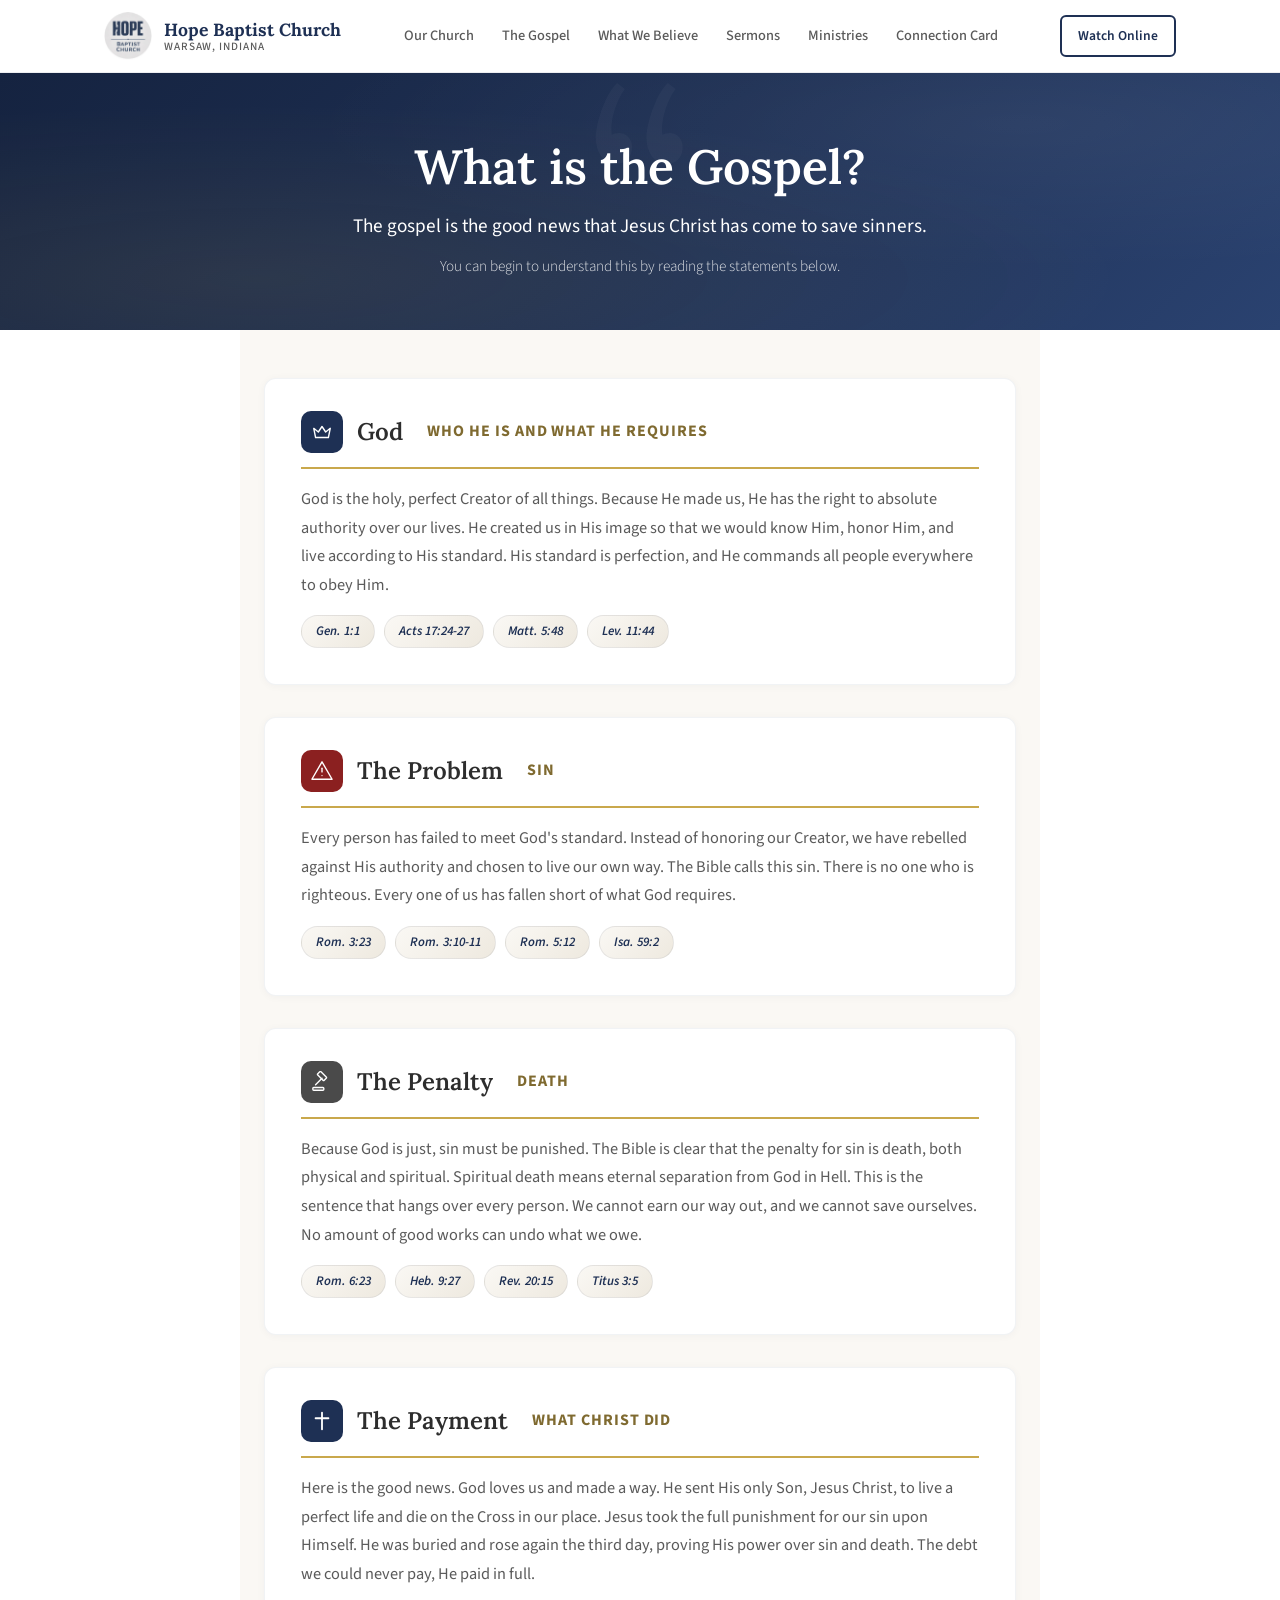
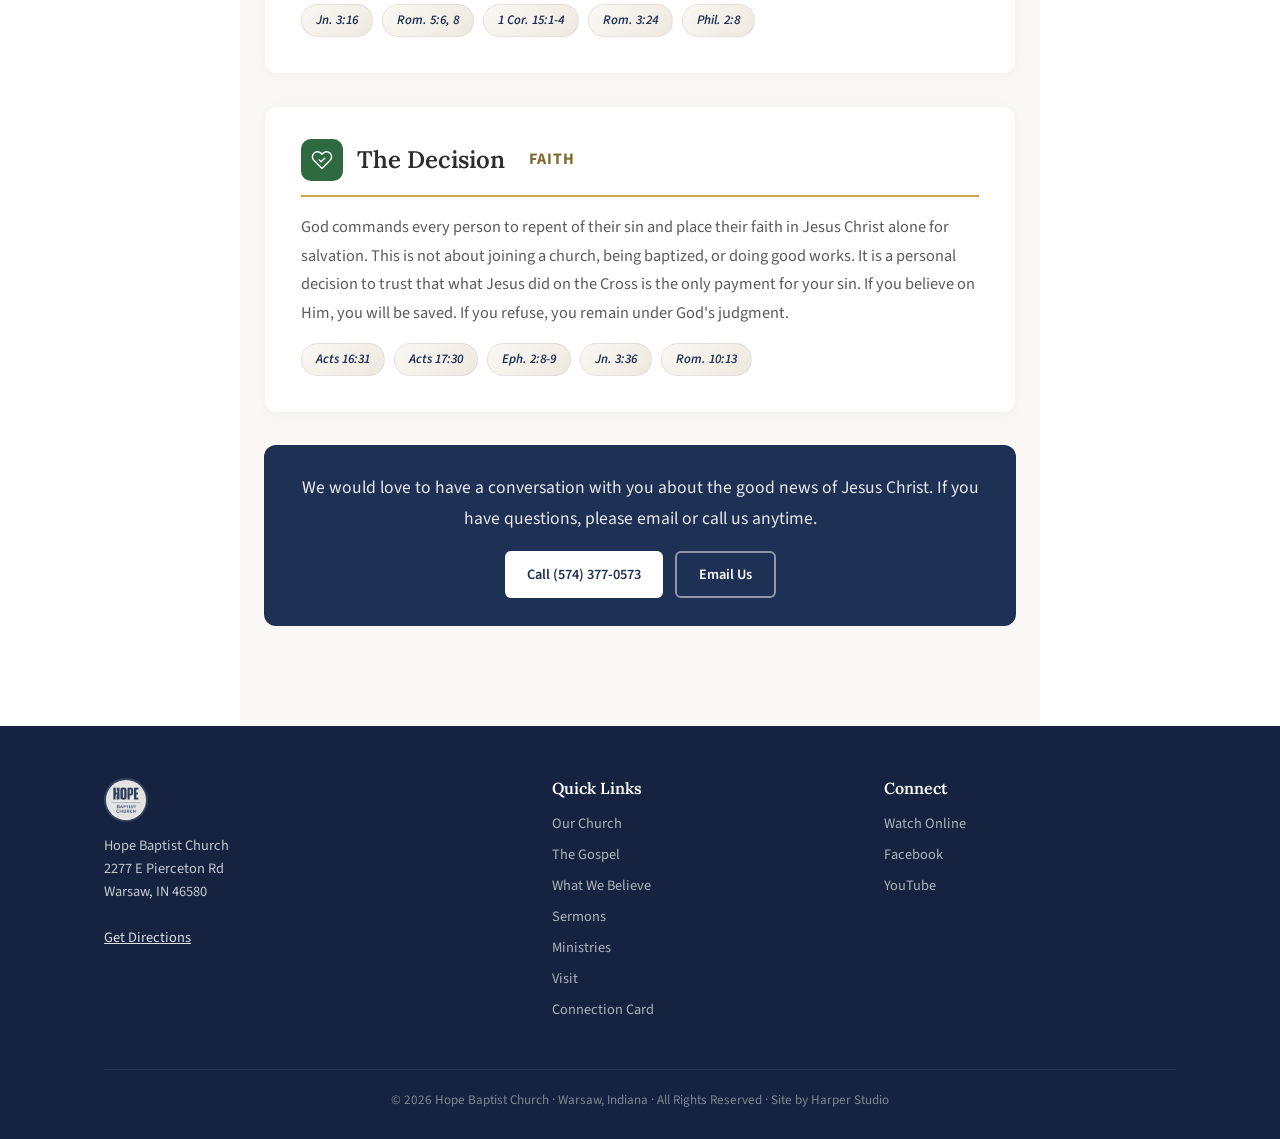
<file: gospel.html>
<!DOCTYPE html>
<html lang="en">
<head>
<meta charset="UTF-8">
<meta name="viewport" content="width=device-width, initial-scale=1.0">
<meta name="color-scheme" content="light">
<meta name="supported-color-schemes" content="light">
<link rel="icon" href="favicon.ico?v=1" sizes="any">
<link rel="icon" type="image/png" href="img/favicon-32.png?v=1">
<link rel="apple-touch-icon" href="apple-touch-icon.png?v=1">
<title>What is the Gospel? | Hope Baptist Church, Warsaw IN</title>
<meta name="description" content="The good news that Jesus Christ came to save sinners: God, the problem of sin, its penalty, Christ's payment, and the response of faith.">
<link rel="canonical" href="https://hopebaptistwarsaw.org/gospel.html">
<meta name="geo.region" content="US-IN">
<meta name="geo.placename" content="Warsaw, Indiana">
<meta property="og:type" content="website">
<meta property="og:title" content="What is the Gospel? | Hope Baptist Church, Warsaw IN">
<meta property="og:description" content="The good news that Jesus Christ came to save sinners: God, the problem of sin, its penalty, Christ's payment, and the response of faith.">
<meta property="og:url" content="https://hopebaptistwarsaw.org/gospel.html">
<meta property="og:image" content="https://hopebaptistwarsaw.org/img/church-building.jpg">
<meta property="og:site_name" content="Hope Baptist Church">
<meta name="twitter:card" content="summary_large_image">
<link rel="preconnect" href="https://fonts.googleapis.com">
<link href="https://fonts.googleapis.com/css2?family=Lora:ital,wght@0,400;0,600;0,700;1,400&family=Source+Sans+3:wght@300;400;500;600;700&display=swap" rel="stylesheet">
<link rel="stylesheet" href="style.css?v=21">

<!-- Google tag (gtag.js) -->
<script async src="https://www.googletagmanager.com/gtag/js?id=G-4V3LJ5EJ5T"></script>
<script>
  window.dataLayer = window.dataLayer || [];
  function gtag(){dataLayer.push(arguments);}
  gtag('js', new Date());
  gtag('config', 'G-4V3LJ5EJ5T');
</script>
<script type="application/ld+json">
{
  "@context": "https://schema.org",
  "@type": "BreadcrumbList",
  "itemListElement": [
    {
      "@type": "ListItem",
      "position": 1,
      "name": "Home",
      "item": "https://hopebaptistwarsaw.org/"
    },
    {
      "@type": "ListItem",
      "position": 2,
      "name": "The Gospel",
      "item": "https://hopebaptistwarsaw.org/gospel.html"
    }
  ]
}
</script>
</head>
<body>
<a class="skip-link" href="#main">Skip to content</a>
<!-- ═══ HEADER ═══ -->
<header class="site-header" id="siteHeader">
  <div class="header-inner">
    <a href="index.html" class="header-logo">
      <img src="img/logo.jpg" width="400" height="400" alt="Hope Baptist Church Logo">
      <div class="header-logo-text">Hope Baptist Church<span>Warsaw, Indiana</span></div>
    </a>
    <nav class="main-nav">
      <a href="our-church.html">Our Church</a>
      <a href="gospel.html" class="active">The Gospel</a>
      <a href="beliefs.html">What We Believe</a>
      <a href="sermons.html">Sermons</a>
      <a href="ministries.html">Ministries</a>
      <a href="connect.html">Connection Card</a>
    </nav>
    <div class="header-ctas">
      <a href="#" class="btn btn-outline btn-sm watch-online">Watch Online</a>
    </div>
    <button class="mobile-toggle" onclick="openMobileNav()" aria-label="Open menu">
      <svg fill="none" stroke="currentColor" stroke-width="2" viewBox="0 0 24 24"><path d="M4 6h16M4 12h16M4 18h16"/></svg>
    </button>
  </div>
</header>

<main id="main">
<!-- mobile nav -->
<div class="mobile-nav" id="mobileNav">
  <button class="mobile-nav-close" onclick="closeMobileNav()" aria-label="Close menu">
    <svg fill="none" stroke="currentColor" stroke-width="2" viewBox="0 0 24 24"><path d="M6 6l12 12M6 18L18 6"/></svg>
  </button>
  <a href="our-church.html">Our Church</a>
  <a href="gospel.html">The Gospel</a>
  <a href="beliefs.html">What We Believe</a>
  <a href="sermons.html">Sermons</a>
  <a href="ministries.html">Ministries</a>
  <a href="connect.html">Connection Card</a>
  <div class="mobile-nav-ctas">
    <a href="#" class="mobile-watch-btn watch-online">Watch Online</a>
  </div>
</div>

<section class="page-hero">
  <div class="container">
    <h1>What is the Gospel?</h1>
    <p style="font-size:1.2rem;opacity:1;font-weight:400;max-width:650px;margin:0 auto 12px;">The gospel is the good news that Jesus Christ has come to save sinners.</p>
    <p style="font-size:0.95rem;opacity:0.85;max-width:650px;margin:0 auto;position:relative;">You can begin to understand this by reading the statements below.</p>
  </div>
</section>

<div class="beliefs-content" style="max-width:800px;">

  <div class="belief-section fade-up">
    <div class="belief-heading">
      <div class="belief-icon">
        <svg width="22" height="22" viewBox="0 0 24 24" fill="none" stroke="white" stroke-width="1.5" stroke-linecap="round" stroke-linejoin="round"><path d="M12 6l4 6 5-4-2 10H5L3 8l5 4z"/><circle cx="12" cy="19" r="0" fill="white"/></svg>
      </div>
      <h2>God</h2><span style="font-size:1rem;color:var(--gold-ink);font-weight:700;font-family:'Source Sans 3',sans-serif;margin-left:10px;letter-spacing:0.06em;text-transform:uppercase;">Who He Is and What He Requires</span>
    </div>
    <p>God is the holy, perfect Creator of all things. Because He made us, He has the right to absolute authority over our lives. He created us in His image so that we would know Him, honor Him, and live according to His standard. His standard is perfection, and He commands all people everywhere to obey Him.</p>
    <span class="scripture" onclick="toggleVerse(this)" data-verse="In the beginning God created the heaven and the earth." style="cursor:pointer;">Gen. 1:1</span>
    <span class="scripture" onclick="toggleVerse(this)" data-verse="God that made the world and all things therein, seeing that he is Lord of heaven and earth, dwelleth not in temples made with hands; Neither is worshipped with men&apos;s hands, as though he needed any thing, seeing he giveth to all life, and breath, and all things; And hath made of one blood all nations of men for to dwell on all the face of the earth, and hath determined the times before appointed, and the bounds of their habitation; That they should seek the Lord, if haply they might feel after him, and find him, though he be not far from every one of us." style="cursor:pointer;">Acts 17:24-27</span>
    <span class="scripture" onclick="toggleVerse(this)" data-verse="Be ye therefore perfect, even as your Father which is in heaven is perfect." style="cursor:pointer;">Matt. 5:48</span>
    <span class="scripture" onclick="toggleVerse(this)" data-verse="For I am the LORD your God: ye shall therefore sanctify yourselves, and ye shall be holy; for I am holy." style="cursor:pointer;">Lev. 11:44</span>
  </div>

  <div class="belief-section fade-up">
    <div class="belief-heading">
      <div class="belief-icon" style="background:#8b2020;">
        <svg width="22" height="22" viewBox="0 0 24 24" fill="none" stroke="white" stroke-width="1.5" stroke-linecap="round" stroke-linejoin="round"><path d="M12 2L1 21h22L12 2z"/><line x1="12" y1="9" x2="12" y2="13"/><line x1="12" y1="17" x2="12.01" y2="17"/></svg>
      </div>
      <h2>The Problem</h2><span style="font-size:1rem;color:var(--gold-ink);font-weight:700;font-family:'Source Sans 3',sans-serif;margin-left:10px;letter-spacing:0.06em;text-transform:uppercase;">Sin</span>
    </div>
    <p>Every person has failed to meet God's standard. Instead of honoring our Creator, we have rebelled against His authority and chosen to live our own way. The Bible calls this sin. There is no one who is righteous. Every one of us has fallen short of what God requires.</p>
    <span class="scripture" onclick="toggleVerse(this)" data-verse="For all have sinned, and come short of the glory of God." style="cursor:pointer;">Rom. 3:23</span>
    <span class="scripture" onclick="toggleVerse(this)" data-verse="As it is written, There is none righteous, no, not one: There is none that understandeth, there is none that seeketh after God." style="cursor:pointer;">Rom. 3:10-11</span>
    <span class="scripture" onclick="toggleVerse(this)" data-verse="Wherefore, as by one man sin entered into the world, and death by sin; and so death passed upon all men, for that all have sinned." style="cursor:pointer;">Rom. 5:12</span>
    <span class="scripture" onclick="toggleVerse(this)" data-verse="But your iniquities have separated between you and your God, and your sins have hid his face from you, that he will not hear." style="cursor:pointer;">Isa. 59:2</span>
  </div>

  <div class="belief-section fade-up">
    <div class="belief-heading">
      <div class="belief-icon" style="background:#4a4a4a;">
        <svg width="22" height="22" viewBox="0 0 24 24" fill="none" stroke="white" stroke-width="1.5" stroke-linecap="round" stroke-linejoin="round"><rect x="7" y="3" width="10" height="5" rx="1" transform="rotate(45 12 5.5)"/><line x1="12" y1="8" x2="5" y2="15"/><rect x="2" y="18" width="12" height="3" rx="1"/></svg>
      </div>
      <h2>The Penalty</h2><span style="font-size:1rem;color:var(--gold-ink);font-weight:700;font-family:'Source Sans 3',sans-serif;margin-left:10px;letter-spacing:0.06em;text-transform:uppercase;">Death</span>
    </div>
    <p>Because God is just, sin must be punished. The Bible is clear that the penalty for sin is death, both physical and spiritual. Spiritual death means eternal separation from God in Hell. This is the sentence that hangs over every person. We cannot earn our way out, and we cannot save ourselves. No amount of good works can undo what we owe.</p>
    <span class="scripture" onclick="toggleVerse(this)" data-verse="For the wages of sin is death; but the gift of God is eternal life through Jesus Christ our Lord." style="cursor:pointer;">Rom. 6:23</span>
    <span class="scripture" onclick="toggleVerse(this)" data-verse="And as it is appointed unto men once to die, but after this the judgment." style="cursor:pointer;">Heb. 9:27</span>
    <span class="scripture" onclick="toggleVerse(this)" data-verse="And whosoever was not found written in the book of life was cast into the lake of fire." style="cursor:pointer;">Rev. 20:15</span>
    <span class="scripture" onclick="toggleVerse(this)" data-verse="Not by works of righteousness which we have done, but according to his mercy he saved us, by the washing of regeneration, and renewing of the Holy Ghost." style="cursor:pointer;">Titus 3:5</span>
  </div>

  <div class="belief-section fade-up">
    <div class="belief-heading">
      <div class="belief-icon" style="background:#1e3054;">
        <svg width="22" height="22" viewBox="0 0 24 24" fill="none" stroke="white" stroke-width="2" stroke-linecap="round" stroke-linejoin="round"><line x1="12" y1="3" x2="12" y2="21"/><line x1="5" y1="9" x2="19" y2="9"/></svg>
      </div>
      <h2>The Payment</h2><span style="font-size:1rem;color:var(--gold-ink);font-weight:700;font-family:'Source Sans 3',sans-serif;margin-left:10px;letter-spacing:0.06em;text-transform:uppercase;">What Christ Did</span>
    </div>
    <p>Here is the good news. God loves us and made a way. He sent His only Son, Jesus Christ, to live a perfect life and die on the Cross in our place. Jesus took the full punishment for our sin upon Himself. He was buried and rose again the third day, proving His power over sin and death. The debt we could never pay, He paid in full.</p>
    <span class="scripture" onclick="toggleVerse(this)" data-verse="For God so loved the world, that he gave his only begotten Son, that whosoever believeth in him should not perish, but have everlasting life." style="cursor:pointer;">Jn. 3:16</span>
    <span class="scripture" onclick="toggleVerse(this)" data-verse="For when we were yet without strength, in due time Christ died for the ungodly. But God commendeth his love toward us, in that, while we were yet sinners, Christ died for us." style="cursor:pointer;">Rom. 5:6, 8</span>
    <span class="scripture" onclick="toggleVerse(this)" data-verse="Moreover, brethren, I declare unto you the gospel which I preached unto you, which also ye have received, and wherein ye stand; By which also ye are saved, if ye keep in memory what I preached unto you, unless ye have believed in vain. For I delivered unto you first of all that which I also received, how that Christ died for our sins according to the scriptures; And that he was buried, and that he rose again the third day according to the scriptures." style="cursor:pointer;">1 Cor. 15:1-4</span>
    <span class="scripture" onclick="toggleVerse(this)" data-verse="Being justified freely by his grace through the redemption that is in Christ Jesus." style="cursor:pointer;">Rom. 3:24</span>
    <span class="scripture" onclick="toggleVerse(this)" data-verse="And being found in fashion as a man, he humbled himself, and became obedient unto death, even the death of the cross." style="cursor:pointer;">Phil. 2:8</span>
  </div>

  <div class="belief-section fade-up">
    <div class="belief-heading">
      <div class="belief-icon" style="background:#2d6a3f;">
        <svg width="22" height="22" viewBox="0 0 24 24" fill="none" stroke="white" stroke-width="1.5" stroke-linecap="round" stroke-linejoin="round"><path d="M20.84 4.61a5.5 5.5 0 00-7.78 0L12 5.67l-1.06-1.06a5.5 5.5 0 00-7.78 7.78l1.06 1.06L12 21.23l7.78-7.78 1.06-1.06a5.5 5.5 0 000-7.78z"/><path d="M9 12l2 2 4-4"/></svg>
      </div>
      <h2>The Decision</h2><span style="font-size:1rem;color:var(--gold-ink);font-weight:700;font-family:'Source Sans 3',sans-serif;margin-left:10px;letter-spacing:0.06em;text-transform:uppercase;">Faith</span>
    </div>
    <p>God commands every person to repent of their sin and place their faith in Jesus Christ alone for salvation. This is not about joining a church, being baptized, or doing good works. It is a personal decision to trust that what Jesus did on the Cross is the only payment for your sin. If you believe on Him, you will be saved. If you refuse, you remain under God's judgment.</p>
    <span class="scripture" onclick="toggleVerse(this)" data-verse="And they said, Believe on the Lord Jesus Christ, and thou shalt be saved, and thy house." style="cursor:pointer;">Acts 16:31</span>
    <span class="scripture" onclick="toggleVerse(this)" data-verse="And the times of this ignorance God winked at; but now commandeth all men every where to repent." style="cursor:pointer;">Acts 17:30</span>
    <span class="scripture" onclick="toggleVerse(this)" data-verse="For by grace are ye saved through faith; and that not of yourselves: it is the gift of God: Not of works, lest any man should boast." style="cursor:pointer;">Eph. 2:8-9</span>
    <span class="scripture" onclick="toggleVerse(this)" data-verse="He that believeth on the Son hath everlasting life: and he that believeth not the Son shall not see life; but the wrath of God abideth on him." style="cursor:pointer;">Jn. 3:36</span>
    <span class="scripture" onclick="toggleVerse(this)" data-verse="For whosoever shall call upon the name of the Lord shall be saved." style="cursor:pointer;">Rom. 10:13</span>
  </div>

  <div class="gospel-cta-box fade-up">
    <p style="color:rgba(255,255,255,0.9);font-size:1.1rem;line-height:1.75;margin-bottom:16px;">We would love to have a conversation with you about the good news of Jesus Christ. If you have questions, please email or call us anytime.</p>
    <div style="display:flex;gap:12px;justify-content:center;flex-wrap:wrap;">
      <a href="tel:5743770573" class="btn btn-white" style="font-size:0.9rem;">Call (574) 377-0573</a>
      <a href="mailto:info@hopebaptistwarsaw.org" class="btn btn-outline" style="color:#fff;border-color:rgba(255,255,255,0.5);font-size:0.9rem;">Email Us</a>
    </div>
  </div>

</div>

<!-- ═══ FOOTER ═══ -->
</main>

<footer class="site-footer">
  <div class="container">
    <div class="footer-grid">
      <div class="footer-brand">
        <img src="img/logo.jpg" width="400" height="400" alt="Hope Baptist Church" style="border: 2px solid rgba(255,255,255,0.15);">
        <p>Hope Baptist Church<br>2277 E Pierceton Rd<br>Warsaw, IN 46580<br><br><a href="https://maps.app.goo.gl/dWw3AADZCu6NSRm28" target="_blank" style="color:rgba(255,255,255,0.85);text-decoration:underline;">Get Directions</a></p>
      </div>
      <div class="footer-col">
        <h3>Quick Links</h3>
        <a href="our-church.html">Our Church</a>
        <a href="gospel.html">The Gospel</a>
        <a href="beliefs.html">What We Believe</a>
        <a href="sermons.html">Sermons</a>
        <a href="ministries.html">Ministries</a>
        <a href="index.html#visit">Visit</a>
        <a href="connect.html">Connection Card</a>
      </div>
      <div class="footer-col">
        <h4>Connect</h4>
        <a href="#" class="watch-online">Watch Online</a>
        <a href="https://www.facebook.com/profile.php?id=61586909768207" target="_blank">Facebook</a>
        <a href="https://www.youtube.com/@hopebaptistchurchwarsaw" target="_blank" rel="noopener">YouTube</a>
      </div>
    </div>
    <div class="footer-bottom">
      &copy; 2026 Hope Baptist Church &middot; Warsaw, Indiana &middot; All Rights Reserved &middot; Site by <a href="https://harperstudio.co/" target="_blank" rel="noopener">Harper Studio</a>
    </div>
  </div>
</footer>

<!-- ═══ COMING SOON MODAL ═══ -->
<div id="comingSoonModal" style="
 display:none; position:fixed; inset:0; z-index:999;
 background:rgba(21,35,64,0.6); backdrop-filter:blur(4px);
 align-items:center; justify-content:center;
 padding:24px;
" onclick="if(event.target===this)this.style.display='none'">
 <div style="
 background:#faf8f4; border-radius:14px; padding:48px 40px;
 max-width:440px; width:100%; text-align:center;
 box-shadow:0 12px 48px rgba(21,35,64,0.25);
 position:relative;
 ">
 <button onclick="document.getElementById('comingSoonModal').style.display='none'" style="
 position:absolute; top:14px; right:14px;
 background:none; border:none; cursor:pointer;
 color:#5a5a5a; font-size:1.4rem; line-height:1;
 ">&times;</button>
 <img src="img/logo.jpg" width="400" height="400" alt="Hope Baptist Church" style="
 height:64px; width:64px; border-radius:50%;
 margin:0 auto 20px; display:block;
 ">
 <h2 style="
 font-family:'Lora',serif; font-size:1.6rem;
 color:#1e3054; margin-bottom:8px;
 ">Coming Soon</h2>
 <p style="
 color:#5a5a5a; font-size:1rem; line-height:1.6;
 margin-bottom:20px; max-width:340px; margin-left:auto; margin-right:auto;
 ">We're working on this. In the meantime, feel free to reach out. We'd love to hear from you.</p>
 <div style="font-size:0.95rem; color:#5a5a5a; margin-bottom:24px; line-height:1.8;">
 <strong>Phone:</strong> <a href="tel:5743770573" style="color:#1e3054;font-weight:600;">(574) 377-0573</a><br>
 <strong>Email:</strong> <a href="mailto:info@hopebaptistwarsaw.org" style="color:#1e3054;font-weight:600;">info@hopebaptistwarsaw.org</a>
 </div>
 <button onclick="document.getElementById('comingSoonModal').style.display='none'" style="
 display:inline-flex; align-items:center; justify-content:center;
 padding:12px 32px; border-radius:6px;
 background:#1e3054; color:#fff; border:none;
 font-family:'Source Sans 3',sans-serif; font-weight:600; font-size:0.95rem;
 cursor:pointer; transition:background 0.25s;
 " onmouseover="this.style.background='#2a4270'" onmouseout="this.style.background='#1e3054'">Got It</button>
 </div>
</div>

<script src="main.js?v=12"></script>
</body>
</html>
</file>
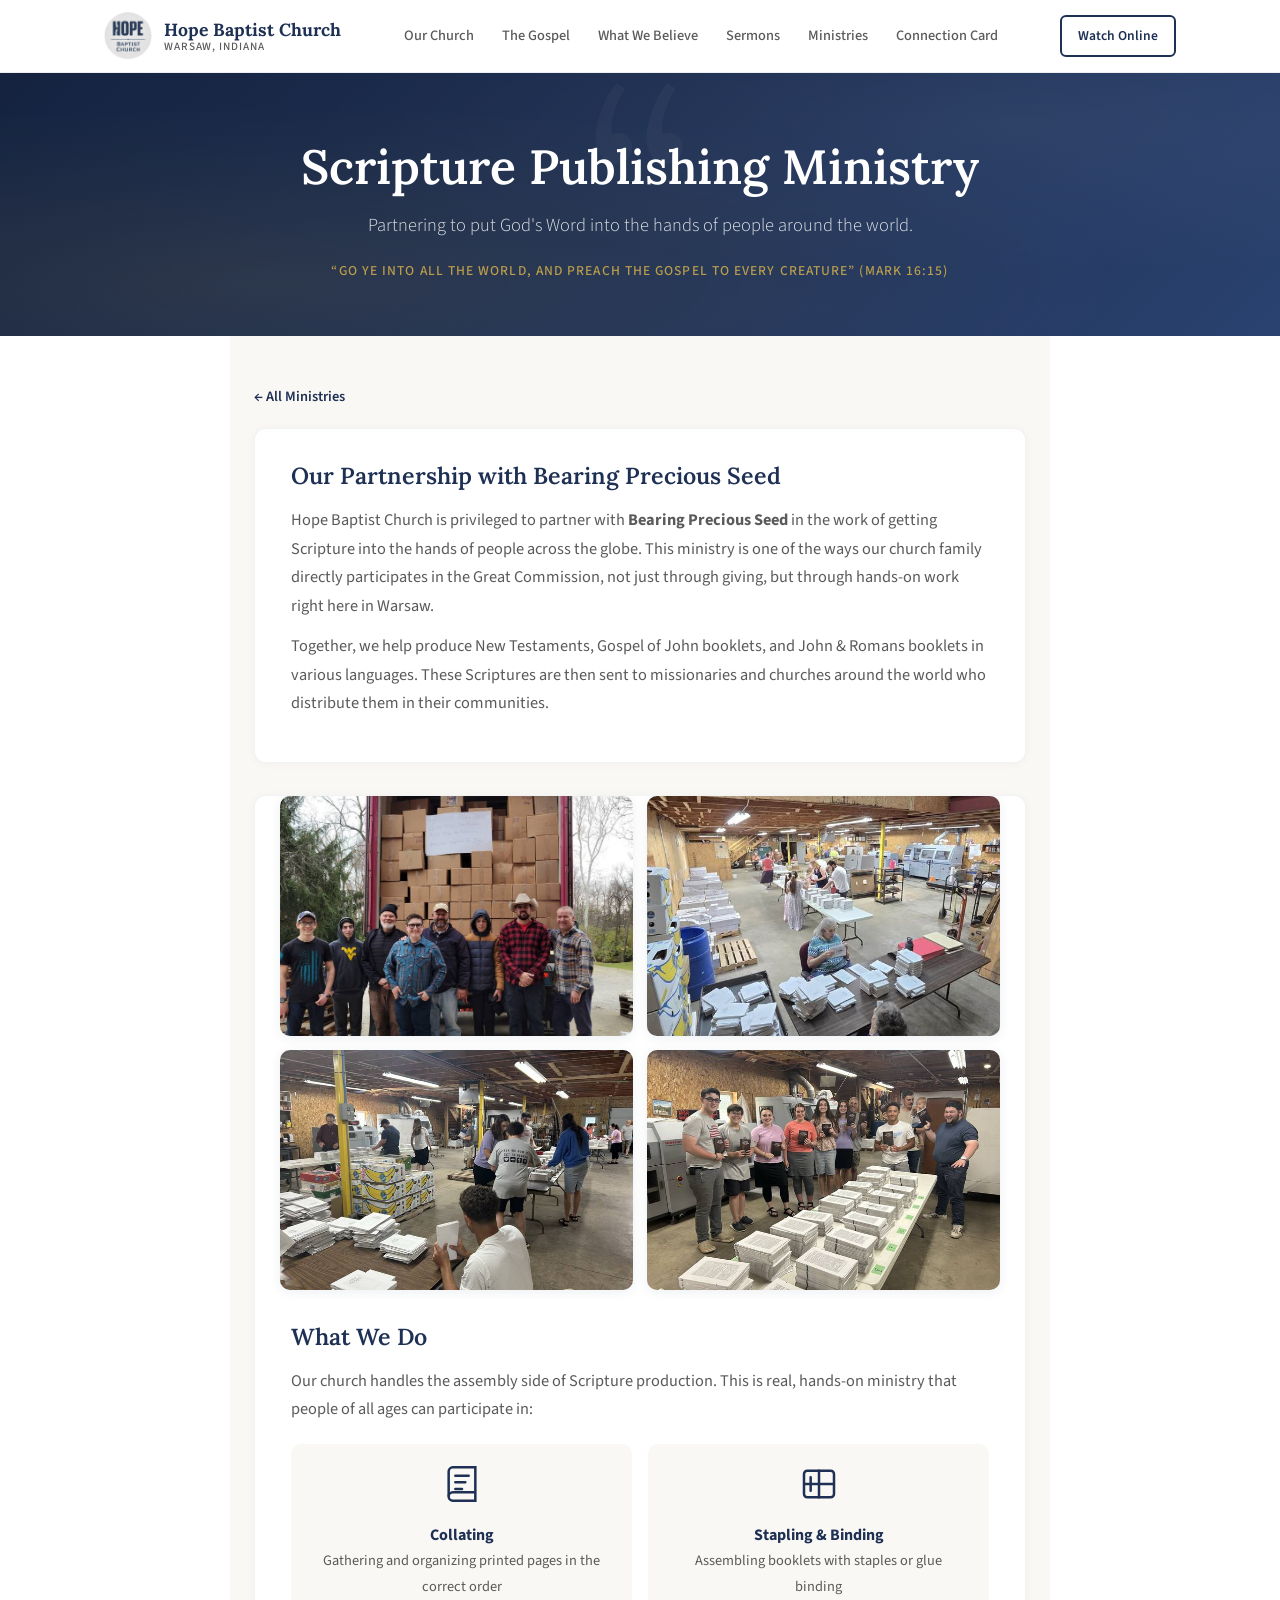
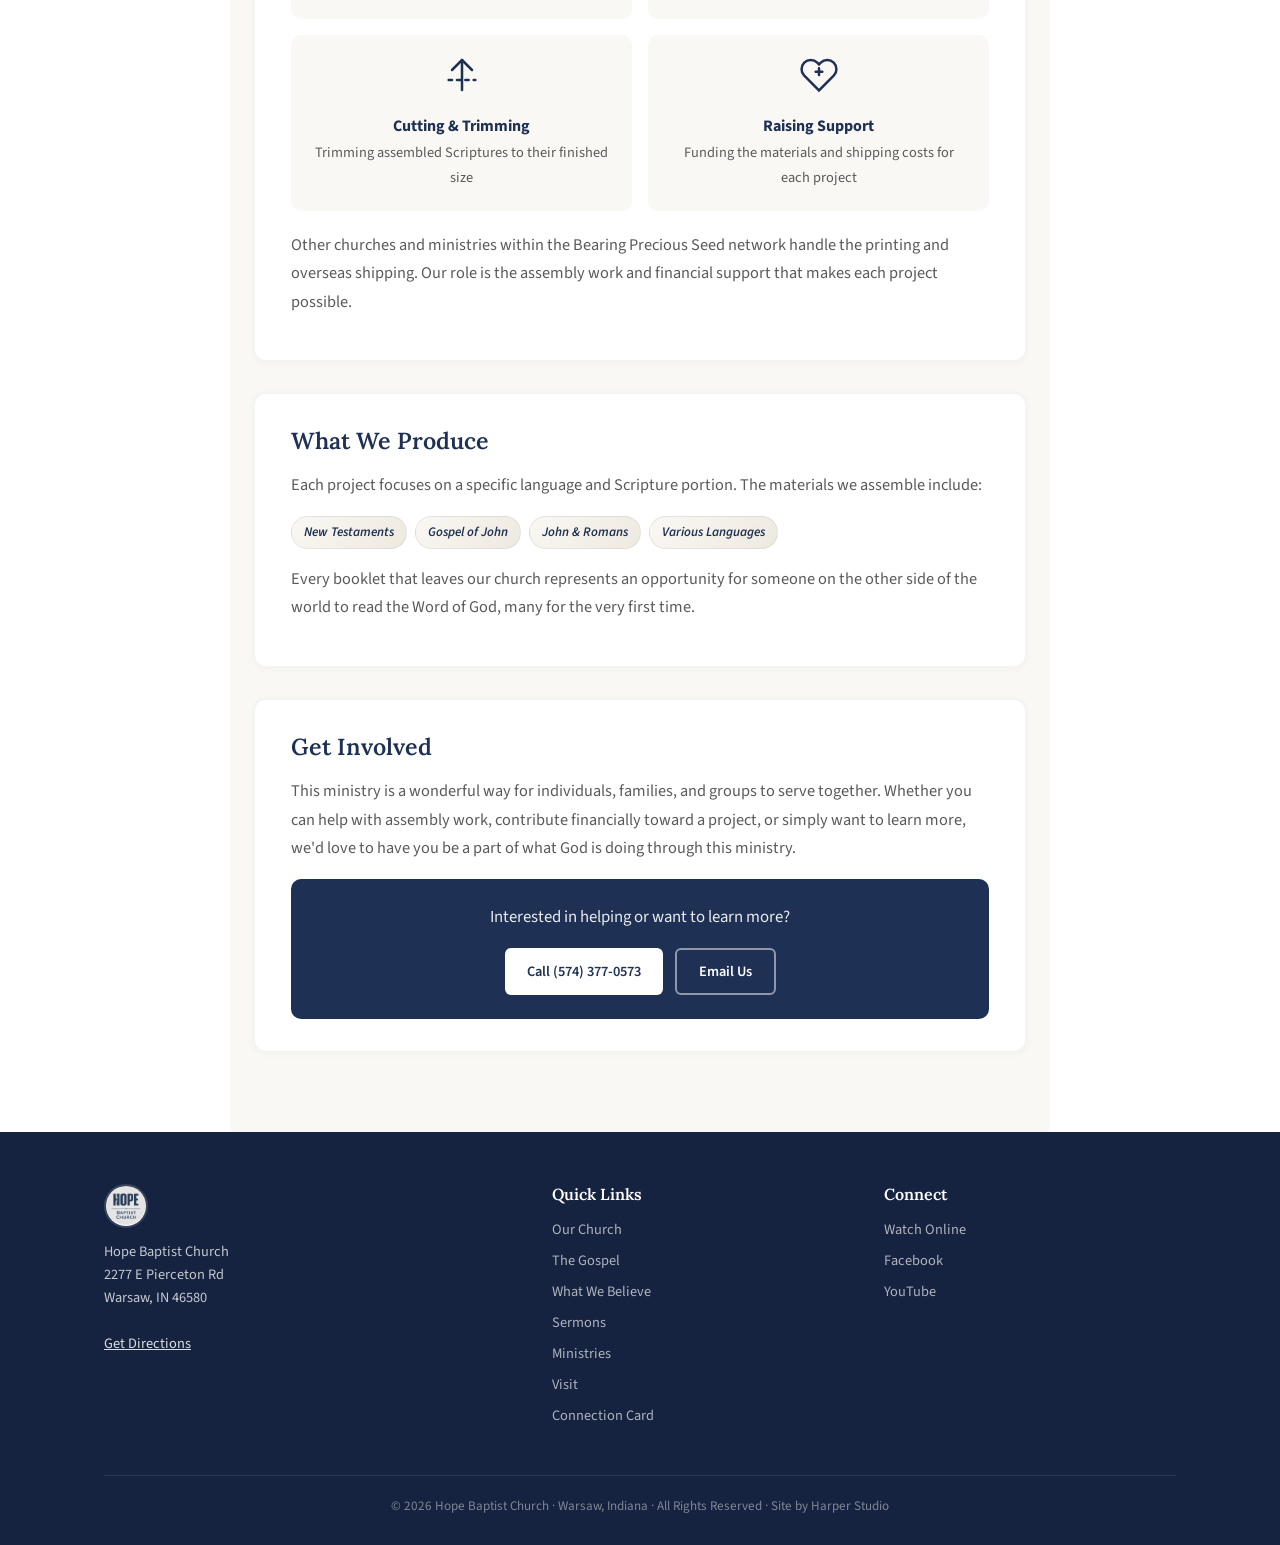
<file: ministries-scripture.html>
<!DOCTYPE html>
<html lang="en">
<head>
<meta charset="UTF-8">
<meta name="viewport" content="width=device-width, initial-scale=1.0">
<meta name="color-scheme" content="light">
<meta name="supported-color-schemes" content="light">
<link rel="icon" href="favicon.ico?v=1" sizes="any">
<link rel="icon" type="image/png" href="img/favicon-32.png?v=1">
<link rel="apple-touch-icon" href="apple-touch-icon.png?v=1">
<title>Scripture Publishing Ministry | Hope Baptist Church, Warsaw IN</title>
<meta name="description" content="Hope Baptist Church partners to print and publish the Scriptures for the mission field, putting God's Word into the hands of people around the world.">
<link rel="canonical" href="https://hopebaptistwarsaw.org/ministries-scripture.html">
<meta name="geo.region" content="US-IN">
<meta name="geo.placename" content="Warsaw, Indiana">
<meta property="og:type" content="website">
<meta property="og:title" content="Scripture Publishing Ministry | Hope Baptist Church, Warsaw IN">
<meta property="og:description" content="Hope Baptist Church partners to print and publish the Scriptures for the mission field, putting God's Word into the hands of people around the world.">
<meta property="og:url" content="https://hopebaptistwarsaw.org/ministries-scripture.html">
<meta property="og:image" content="https://hopebaptistwarsaw.org/img/ministry-container.jpg">
<meta property="og:site_name" content="Hope Baptist Church">
<meta name="twitter:card" content="summary_large_image">
<link rel="preconnect" href="https://fonts.googleapis.com">
<link href="https://fonts.googleapis.com/css2?family=Lora:ital,wght@0,400;0,600;0,700;1,400&family=Source+Sans+3:wght@300;400;500;600;700&display=swap" rel="stylesheet">
<link rel="stylesheet" href="style.css?v=21">

<!-- Google tag (gtag.js) -->
<script async src="https://www.googletagmanager.com/gtag/js?id=G-4V3LJ5EJ5T"></script>
<script>
  window.dataLayer = window.dataLayer || [];
  function gtag(){dataLayer.push(arguments);}
  gtag('js', new Date());
  gtag('config', 'G-4V3LJ5EJ5T');
</script>
<script type="application/ld+json">
{
  "@context": "https://schema.org",
  "@type": "BreadcrumbList",
  "itemListElement": [
    {
      "@type": "ListItem",
      "position": 1,
      "name": "Home",
      "item": "https://hopebaptistwarsaw.org/"
    },
    {
      "@type": "ListItem",
      "position": 2,
      "name": "Ministries",
      "item": "https://hopebaptistwarsaw.org/ministries.html"
    },
    {
      "@type": "ListItem",
      "position": 3,
      "name": "Scripture Publishing Ministry",
      "item": "https://hopebaptistwarsaw.org/ministries-scripture.html"
    }
  ]
}
</script>
</head>
<body>
<a class="skip-link" href="#main">Skip to content</a>
<!-- ═══ HEADER ═══ -->
<header class="site-header" id="siteHeader">
  <div class="header-inner">
    <a href="index.html" class="header-logo">
      <img src="img/logo.jpg" width="400" height="400" alt="Hope Baptist Church Logo">
      <div class="header-logo-text">Hope Baptist Church<span>Warsaw, Indiana</span></div>
    </a>
    <nav class="main-nav">
      <a href="our-church.html">Our Church</a>
      <a href="gospel.html">The Gospel</a>
      <a href="beliefs.html">What We Believe</a>
      <a href="sermons.html">Sermons</a>
      <a href="ministries.html" class="active">Ministries</a>
      <a href="connect.html">Connection Card</a>
    </nav>
    <div class="header-ctas">
      <a href="#" class="btn btn-outline btn-sm watch-online">Watch Online</a>
    </div>
    <button class="mobile-toggle" onclick="openMobileNav()" aria-label="Open menu">
      <svg fill="none" stroke="currentColor" stroke-width="2" viewBox="0 0 24 24"><path d="M4 6h16M4 12h16M4 18h16"/></svg>
    </button>
  </div>
</header>

<main id="main">
<!-- mobile nav -->
<div class="mobile-nav" id="mobileNav">
  <button class="mobile-nav-close" onclick="closeMobileNav()" aria-label="Close menu">
    <svg fill="none" stroke="currentColor" stroke-width="2" viewBox="0 0 24 24"><path d="M6 6l12 12M6 18L18 6"/></svg>
  </button>
  <a href="our-church.html">Our Church</a>
  <a href="gospel.html">The Gospel</a>
  <a href="beliefs.html">What We Believe</a>
  <a href="sermons.html">Sermons</a>
  <a href="ministries.html">Ministries</a>
  <a href="connect.html">Connection Card</a>
  <div class="mobile-nav-ctas">
    <a href="#" class="mobile-watch-btn watch-online">Watch Online</a>
  </div>
</div>

<section class="page-hero">
 <div class="container">
 <h1>Scripture Publishing Ministry</h1>
 <p>Partnering to put God's Word into the hands of people around the world.</p>
 <span class="verse-ref">&ldquo;Go ye into all the world, and preach the gospel to every creature&rdquo; (Mark 16:15)</span>
 </div>
</section>

<div class="beliefs-content" style="max-width:820px;">

 <a href="ministries.html" class="min-back">&larr; All Ministries</a>

 <div class="belief-section fade-up">
 <h2 style="font-size:1.45rem; color:var(--navy); margin-bottom:16px;">Our Partnership with Bearing Precious Seed</h2>
 <p style="color:var(--text-light); font-size:1.02rem; margin-bottom:12px; line-height:1.75;">Hope Baptist Church is privileged to partner with <strong>Bearing Precious Seed</strong> in the work of getting Scripture into the hands of people across the globe. This ministry is one of the ways our church family directly participates in the Great Commission, not just through giving, but through hands-on work right here in Warsaw.</p>
 <p style="color:var(--text-light); font-size:1.02rem; margin-bottom:12px; line-height:1.75;">Together, we help produce New Testaments, Gospel of John booklets, and John &amp; Romans booklets in various languages. These Scriptures are then sent to missionaries and churches around the world who distribute them in their communities.</p>
 </div>

 <div class="belief-section fade-up" style="padding:0; overflow:hidden;">
 <div class="ministry-gallery">
 <img src="img/ministry-container.jpg" width="800" height="845" alt="Hope Baptist Church members with a shipping container full of Scriptures ready for the mission field">
 <img src="img/ministry-collating.jpg" width="600" height="550" alt="Church members collating Scripture pages at work tables">
 <img src="img/ministry-working.jpg" width="700" height="525" alt="Church members assembling printed Scriptures at work tables">
 <img src="img/ministry-finished.jpg" width="700" height="525" alt="Church members holding finished printed Scriptures ready for the mission field">
 </div>
 <div style="padding:32px 36px;">
 <h2 style="font-size:1.45rem; color:var(--navy); margin-bottom:16px;">What We Do</h2>
 <p style="color:var(--text-light); font-size:1.02rem; margin-bottom:20px; line-height:1.75;">Our church handles the assembly side of Scripture production. This is real, hands-on ministry that people of all ages can participate in:</p>
 <div style="display:grid; grid-template-columns:1fr 1fr; gap:16px; margin-bottom:20px;">
 <div style="background:var(--cream); padding:20px 24px; border-radius:10px; text-align:center;">
 <svg width="40" height="40" viewBox="0 0 24 24" fill="none" stroke="#1e3054" stroke-width="1.5" style="margin-bottom:10px;">
 <path d="M4 19.5A2.5 2.5 0 016.5 17H20"/>
 <path d="M6.5 2H20v20H6.5A2.5 2.5 0 014 19.5v-15A2.5 2.5 0 016.5 2z"/>
 <path d="M8 7h8M8 11h6M8 15h4" stroke-linecap="round"/>
 </svg>
 <div><strong style="color:var(--navy); font-size:1rem;">Collating</strong></div>
 <span style="color:var(--text-light); font-size:0.9rem;">Gathering and organizing printed pages in the correct order</span>
 </div>
 <div style="background:var(--cream); padding:20px 24px; border-radius:10px; text-align:center;">
 <svg width="40" height="40" viewBox="0 0 24 24" fill="none" stroke="#1e3054" stroke-width="1.5" style="margin-bottom:10px;">
 <rect x="3" y="4" width="18" height="16" rx="2"/>
 <path d="M7 8v8M12 4v16" stroke-linecap="round"/>
 <path d="M3 12h18"/>
 </svg>
 <div><strong style="color:var(--navy); font-size:1rem;">Stapling &amp; Binding</strong></div>
 <span style="color:var(--text-light); font-size:0.9rem;">Assembling booklets with staples or glue binding</span>
 </div>
 <div style="background:var(--cream); padding:20px 24px; border-radius:10px; text-align:center;">
 <svg width="40" height="40" viewBox="0 0 24 24" fill="none" stroke="#1e3054" stroke-width="1.5" style="margin-bottom:10px;">
 <path d="M6 9l6-6 6 6" stroke-linecap="round" stroke-linejoin="round"/>
 <path d="M12 3v18" stroke-linecap="round"/>
 <path d="M4 15h16" stroke-linecap="round" stroke-dasharray="2 3"/>
 </svg>
 <div><strong style="color:var(--navy); font-size:1rem;">Cutting &amp; Trimming</strong></div>
 <span style="color:var(--text-light); font-size:0.9rem;">Trimming assembled Scriptures to their finished size</span>
 </div>
 <div style="background:var(--cream); padding:20px 24px; border-radius:10px; text-align:center;">
 <svg width="40" height="40" viewBox="0 0 24 24" fill="none" stroke="#1e3054" stroke-width="1.5" style="margin-bottom:10px;">
 <path d="M20.84 4.61a5.5 5.5 0 00-7.78 0L12 5.67l-1.06-1.06a5.5 5.5 0 00-7.78 7.78l1.06 1.06L12 21.23l7.78-7.78 1.06-1.06a5.5 5.5 0 000-7.78z"/>
 <path d="M12 8v4M10 10h4" stroke-linecap="round"/>
 </svg>
 <div><strong style="color:var(--navy); font-size:1rem;">Raising Support</strong></div>
 <span style="color:var(--text-light); font-size:0.9rem;">Funding the materials and shipping costs for each project</span>
 </div>
 </div>
 <p style="color:var(--text-light); font-size:1.02rem; line-height:1.75;">Other churches and ministries within the Bearing Precious Seed network handle the printing and overseas shipping. Our role is the assembly work and financial support that makes each project possible.</p>
 </div>
 </div>

 <div class="belief-section fade-up">
 <h2 style="font-size:1.45rem; color:var(--navy); margin-bottom:16px;">What We Produce</h2>
 <p style="color:var(--text-light); font-size:1.02rem; margin-bottom:16px; line-height:1.75;">Each project focuses on a specific language and Scripture portion. The materials we assemble include:</p>
 <div style="display:flex; flex-wrap:wrap; gap:8px; margin-bottom:16px;">
 <span class="tag">New Testaments</span>
 <span class="tag">Gospel of John</span>
 <span class="tag">John &amp; Romans</span>
 <span class="tag">Various Languages</span>
 </div>
 <p style="color:var(--text-light); font-size:1.02rem; line-height:1.75;">Every booklet that leaves our church represents an opportunity for someone on the other side of the world to read the Word of God, many for the very first time.</p>
 </div>

 <div class="belief-section fade-up">
 <h2 style="font-size:1.45rem; color:var(--navy); margin-bottom:16px;">Get Involved</h2>
 <p style="color:var(--text-light); font-size:1.02rem; margin-bottom:16px; line-height:1.75;">This ministry is a wonderful way for individuals, families, and groups to serve together. Whether you can help with assembly work, contribute financially toward a project, or simply want to learn more, we'd love to have you be a part of what God is doing through this ministry.</p>
 <div style="background:var(--navy); color:var(--white); padding:24px 28px; border-radius:10px; text-align:center;">
 <p style="color:rgba(255,255,255,0.9); font-size:1.05rem; margin-bottom:16px;">Interested in helping or want to learn more?</p>
 <div style="display:flex; gap:12px; justify-content:center; flex-wrap:wrap;">
 <a href="tel:5743770573" class="btn btn-white" style="font-size:0.9rem;">Call (574) 377-0573</a>
 <a href="mailto:info@hopebaptistwarsaw.org" class="btn btn-outline" style="color:#fff;border-color:rgba(255,255,255,0.5);font-size:0.9rem;">Email Us</a>
 </div>
 </div>
 </div>

</div>

<!-- ═══ FOOTER ═══ -->
</main>

<footer class="site-footer">
  <div class="container">
    <div class="footer-grid">
      <div class="footer-brand">
        <img src="img/logo.jpg" width="400" height="400" alt="Hope Baptist Church" style="border: 2px solid rgba(255,255,255,0.15);">
        <p>Hope Baptist Church<br>2277 E Pierceton Rd<br>Warsaw, IN 46580<br><br><a href="https://maps.app.goo.gl/dWw3AADZCu6NSRm28" target="_blank" style="color:rgba(255,255,255,0.85);text-decoration:underline;">Get Directions</a></p>
      </div>
      <div class="footer-col">
        <h3>Quick Links</h3>
        <a href="our-church.html">Our Church</a>
        <a href="gospel.html">The Gospel</a>
        <a href="beliefs.html">What We Believe</a>
        <a href="sermons.html">Sermons</a>
        <a href="ministries.html">Ministries</a>
        <a href="index.html#visit">Visit</a>
        <a href="connect.html">Connection Card</a>
      </div>
      <div class="footer-col">
        <h4>Connect</h4>
        <a href="#" class="watch-online">Watch Online</a>
        <a href="https://www.facebook.com/profile.php?id=61586909768207" target="_blank">Facebook</a>
        <a href="https://www.youtube.com/@hopebaptistchurchwarsaw" target="_blank" rel="noopener">YouTube</a>
      </div>
    </div>
    <div class="footer-bottom">
      &copy; 2026 Hope Baptist Church &middot; Warsaw, Indiana &middot; All Rights Reserved &middot; Site by <a href="https://harperstudio.co/" target="_blank" rel="noopener">Harper Studio</a>
    </div>
  </div>
</footer>

<!-- ═══ COMING SOON MODAL ═══ -->
<div id="comingSoonModal" style="
 display:none; position:fixed; inset:0; z-index:999;
 background:rgba(21,35,64,0.6); backdrop-filter:blur(4px);
 align-items:center; justify-content:center;
 padding:24px;
" onclick="if(event.target===this)this.style.display='none'">
 <div style="
 background:#faf8f4; border-radius:14px; padding:48px 40px;
 max-width:440px; width:100%; text-align:center;
 box-shadow:0 12px 48px rgba(21,35,64,0.25);
 position:relative;
 ">
 <button onclick="document.getElementById('comingSoonModal').style.display='none'" style="
 position:absolute; top:14px; right:14px;
 background:none; border:none; cursor:pointer;
 color:#5a5a5a; font-size:1.4rem; line-height:1;
 ">&times;</button>
 <img src="img/logo.jpg" width="400" height="400" alt="Hope Baptist Church" style="
 height:64px; width:64px; border-radius:50%;
 margin:0 auto 20px; display:block;
 ">
 <h2 style="
 font-family:'Lora',serif; font-size:1.6rem;
 color:#1e3054; margin-bottom:8px;
 ">Coming Soon</h2>
 <p style="
 color:#5a5a5a; font-size:1rem; line-height:1.6;
 margin-bottom:20px; max-width:340px; margin-left:auto; margin-right:auto;
 ">We're working on this. In the meantime, feel free to reach out. We'd love to hear from you.</p>
 <div style="font-size:0.95rem; color:#5a5a5a; margin-bottom:24px; line-height:1.8;">
 <strong>Phone:</strong> <a href="tel:5743770573" style="color:#1e3054;font-weight:600;">(574) 377-0573</a><br>
 <strong>Email:</strong> <a href="mailto:info@hopebaptistwarsaw.org" style="color:#1e3054;font-weight:600;">info@hopebaptistwarsaw.org</a>
 </div>
 <button onclick="document.getElementById('comingSoonModal').style.display='none'" style="
 display:inline-flex; align-items:center; justify-content:center;
 padding:12px 32px; border-radius:6px;
 background:#1e3054; color:#fff; border:none;
 font-family:'Source Sans 3',sans-serif; font-weight:600; font-size:0.95rem;
 cursor:pointer; transition:background 0.25s;
 " onmouseover="this.style.background='#2a4270'" onmouseout="this.style.background='#1e3054'">Got It</button>
 </div>
</div>

<script src="main.js?v=12"></script>
</body>
</html>
</file>
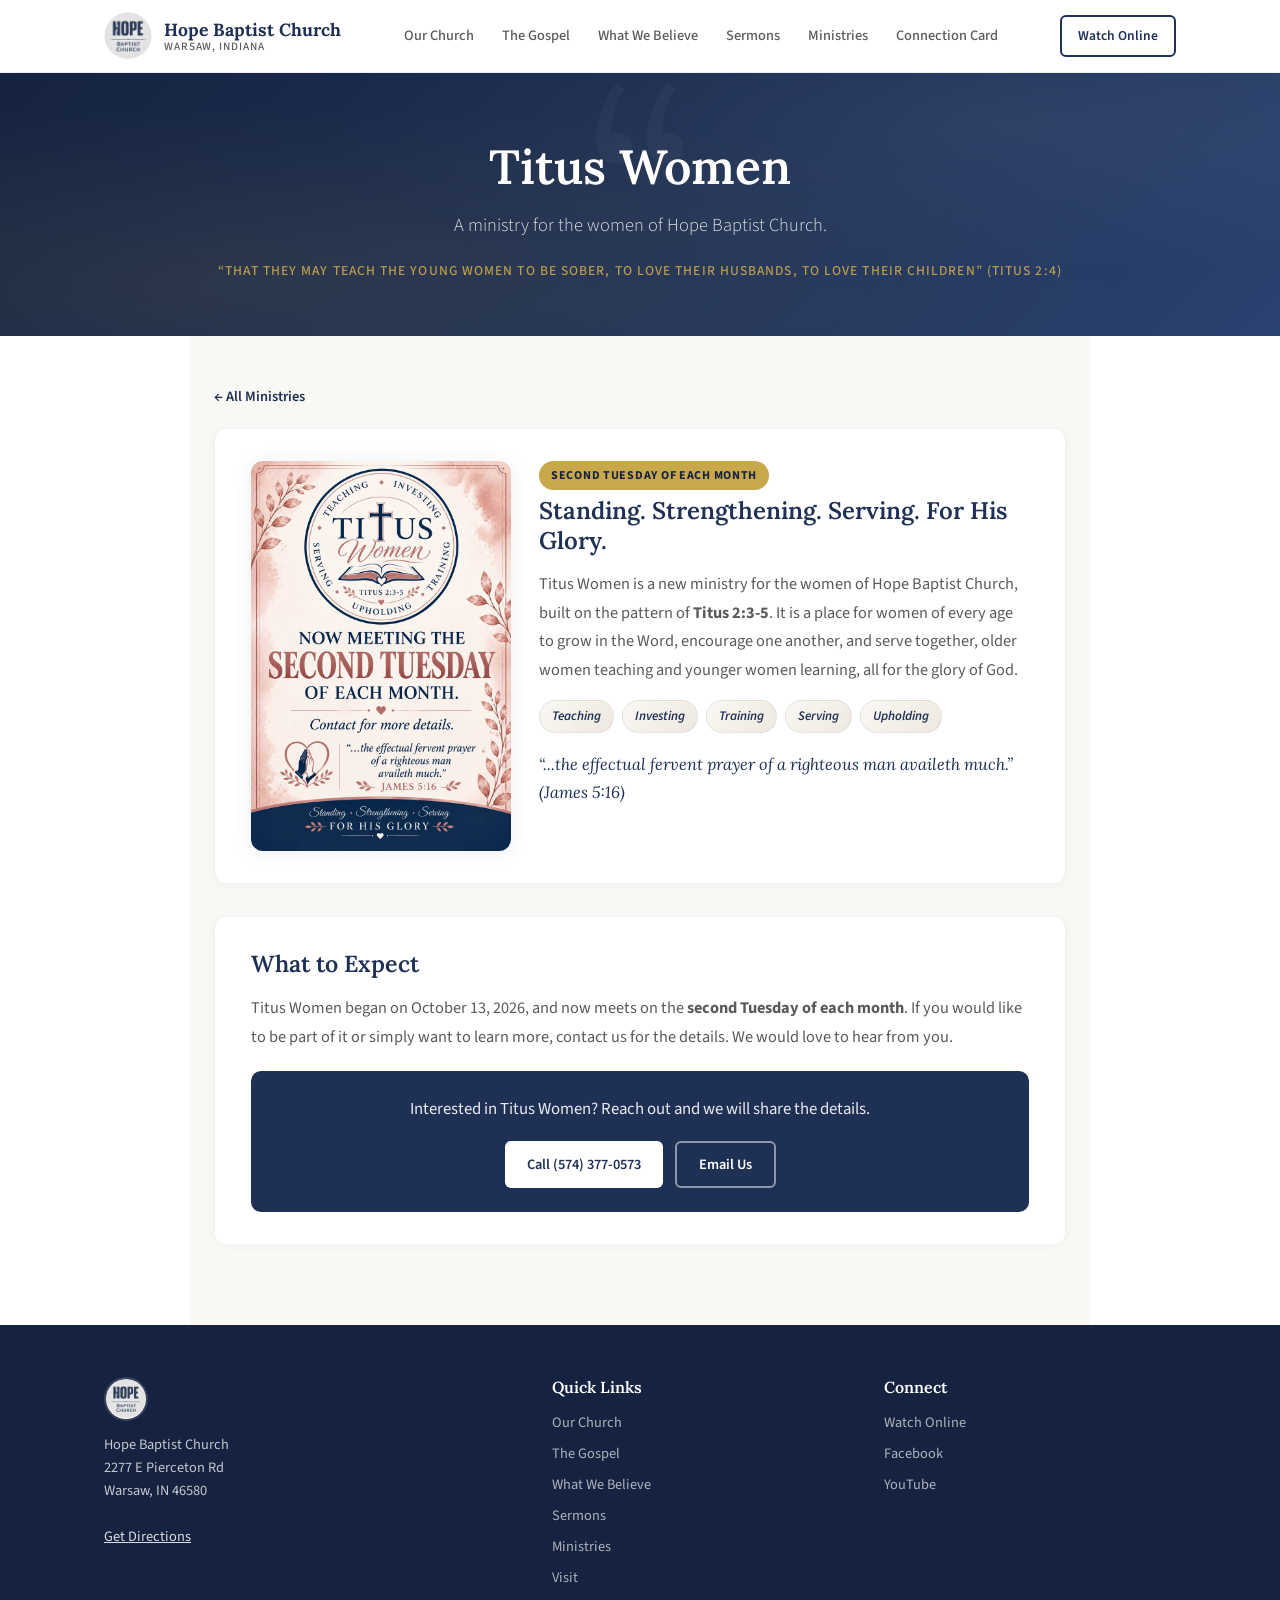
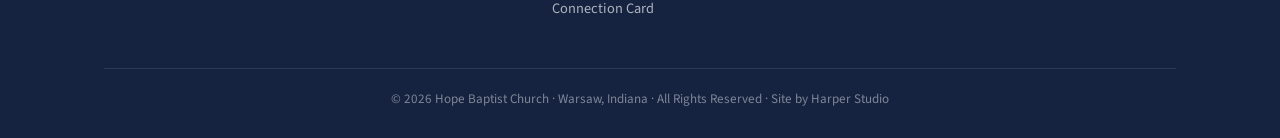
<file: ministries-women.html>
<!DOCTYPE html>
<html lang="en">
<head>
<meta charset="UTF-8">
<meta name="viewport" content="width=device-width, initial-scale=1.0">
<meta name="color-scheme" content="light">
<meta name="supported-color-schemes" content="light">
<link rel="icon" href="favicon.ico?v=1" sizes="any">
<link rel="icon" type="image/png" href="img/favicon-32.png?v=1">
<link rel="apple-touch-icon" href="apple-touch-icon.png?v=1">
<title>Titus Women Ministry | Hope Baptist Church, Warsaw IN</title>
<meta name="description" content="Titus Women is a new ministry for the women of Hope Baptist Church in Warsaw, Indiana, built on Titus 2:3-5. Meeting the second Tuesday of each month.">
<link rel="canonical" href="https://hopebaptistwarsaw.org/ministries-women.html">
<meta name="geo.region" content="US-IN">
<meta name="geo.placename" content="Warsaw, Indiana">
<meta property="og:type" content="website">
<meta property="og:title" content="Titus Women Ministry | Hope Baptist Church, Warsaw IN">
<meta property="og:description" content="A new ministry for the women of Hope Baptist Church, built on Titus 2:3-5. Meeting the second Tuesday of each month.">
<meta property="og:url" content="https://hopebaptistwarsaw.org/ministries-women.html">
<meta property="og:image" content="https://hopebaptistwarsaw.org/img/titus-women-meeting.jpg">
<meta property="og:site_name" content="Hope Baptist Church">
<meta name="twitter:card" content="summary_large_image">
<link rel="preconnect" href="https://fonts.googleapis.com">
<link href="https://fonts.googleapis.com/css2?family=Lora:ital,wght@0,400;0,600;0,700;1,400&family=Source+Sans+3:wght@300;400;500;600;700&display=swap" rel="stylesheet">
<link rel="stylesheet" href="style.css?v=21">
<!-- Google tag (gtag.js) -->
<script async src="https://www.googletagmanager.com/gtag/js?id=G-4V3LJ5EJ5T"></script>
<script>
  window.dataLayer = window.dataLayer || [];
  function gtag(){dataLayer.push(arguments);}
  gtag('js', new Date());
  gtag('config', 'G-4V3LJ5EJ5T');
</script>
<script type="application/ld+json">
{
  "@context": "https://schema.org",
  "@type": "BreadcrumbList",
  "itemListElement": [
    {
      "@type": "ListItem",
      "position": 1,
      "name": "Home",
      "item": "https://hopebaptistwarsaw.org/"
    },
    {
      "@type": "ListItem",
      "position": 2,
      "name": "Ministries",
      "item": "https://hopebaptistwarsaw.org/ministries.html"
    },
    {
      "@type": "ListItem",
      "position": 3,
      "name": "Titus Women Ministry",
      "item": "https://hopebaptistwarsaw.org/ministries-women.html"
    }
  ]
}
</script>
</head>
<body>
<a class="skip-link" href="#main">Skip to content</a>
<!-- ═══ HEADER ═══ -->
<header class="site-header" id="siteHeader">
  <div class="header-inner">
    <a href="index.html" class="header-logo">
      <img src="img/logo.jpg" width="400" height="400" alt="Hope Baptist Church Logo">
      <div class="header-logo-text">Hope Baptist Church<span>Warsaw, Indiana</span></div>
    </a>
    <nav class="main-nav">
      <a href="our-church.html">Our Church</a>
      <a href="gospel.html">The Gospel</a>
      <a href="beliefs.html">What We Believe</a>
      <a href="sermons.html">Sermons</a>
      <a href="ministries.html" class="active">Ministries</a>
      <a href="connect.html">Connection Card</a>
    </nav>
    <div class="header-ctas">
      <a href="#" class="btn btn-outline btn-sm watch-online">Watch Online</a>
    </div>
    <button class="mobile-toggle" onclick="openMobileNav()" aria-label="Open menu">
      <svg fill="none" stroke="currentColor" stroke-width="2" viewBox="0 0 24 24"><path d="M4 6h16M4 12h16M4 18h16"/></svg>
    </button>
  </div>
</header>

<main id="main">
<!-- mobile nav -->
<div class="mobile-nav" id="mobileNav">
  <button class="mobile-nav-close" onclick="closeMobileNav()" aria-label="Close menu">
    <svg fill="none" stroke="currentColor" stroke-width="2" viewBox="0 0 24 24"><path d="M6 6l12 12M6 18L18 6"/></svg>
  </button>
  <a href="our-church.html">Our Church</a>
  <a href="gospel.html">The Gospel</a>
  <a href="beliefs.html">What We Believe</a>
  <a href="sermons.html">Sermons</a>
  <a href="ministries.html">Ministries</a>
  <a href="connect.html">Connection Card</a>
  <div class="mobile-nav-ctas">
    <a href="#" class="mobile-watch-btn watch-online">Watch Online</a>
  </div>
</div>

<section class="page-hero">
 <div class="container">
 <h1>Titus Women</h1>
 <p>A ministry for the women of Hope Baptist Church.</p>
 <span class="verse-ref">&ldquo;That they may teach the young women to be sober, to love their husbands, to love their children&rdquo; (Titus 2:4)</span>
 </div>
</section>

<div class="beliefs-content" style="max-width:900px;">

 <a href="ministries.html" class="min-back">&larr; All Ministries</a>

 <div class="belief-section fade-up">
 <div class="titus-detail">
  <div class="titus-detail-img">
   <img src="img/titus-women-meeting.jpg" width="800" height="1200" alt="Titus Women flyer, now meeting the second Tuesday of each month">
  </div>
  <div class="titus-detail-text">
   <span class="min-launch">Second Tuesday of each month</span>
   <h2 style="font-size:1.5rem; color:var(--navy); margin:6px 0 14px;">Standing. Strengthening. Serving. For His Glory.</h2>
   <p style="color:var(--text-light); font-size:1.02rem; line-height:1.75; margin-bottom:16px;">Titus Women is a new ministry for the women of Hope Baptist Church, built on the pattern of <strong>Titus 2:3-5</strong>. It is a place for women of every age to grow in the Word, encourage one another, and serve together, older women teaching and younger women learning, all for the glory of God.</p>
   <div class="titus-tags">
    <span class="tag">Teaching</span>
    <span class="tag">Investing</span>
    <span class="tag">Training</span>
    <span class="tag">Serving</span>
    <span class="tag">Upholding</span>
   </div>
   <p class="titus-verse" style="color:var(--navy); font-style:italic; font-family:'Lora',serif; line-height:1.7;">&ldquo;...the effectual fervent prayer of a righteous man availeth much.&rdquo; (James 5:16)</p>
  </div>
 </div>
 </div>

 <div class="belief-section fade-up">
 <h2 style="font-size:1.45rem; color:var(--navy); margin-bottom:16px;">What to Expect</h2>
 <p style="color:var(--text-light); font-size:1.02rem; margin-bottom:12px; line-height:1.75;">Titus Women began on October 13, 2026, and now meets on the <strong>second Tuesday of each month</strong>. If you would like to be part of it or simply want to learn more, contact us for the details. We would love to hear from you.</p>
 <div style="background:var(--navy); color:var(--white); padding:24px 28px; border-radius:10px; text-align:center; margin-top:20px;">
 <p style="color:rgba(255,255,255,0.9); font-size:1.05rem; margin-bottom:16px;">Interested in Titus Women? Reach out and we will share the details.</p>
 <div style="display:flex; gap:12px; justify-content:center; flex-wrap:wrap;">
 <a href="tel:5743770573" class="btn btn-white" style="font-size:0.9rem;">Call (574) 377-0573</a>
 <a href="mailto:info@hopebaptistwarsaw.org" class="btn btn-outline" style="color:#fff;border-color:rgba(255,255,255,0.5);font-size:0.9rem;">Email Us</a>
 </div>
 </div>
 </div>

</div>

<!-- ═══ FOOTER ═══ -->
</main>

<footer class="site-footer">
  <div class="container">
    <div class="footer-grid">
      <div class="footer-brand">
        <img src="img/logo.jpg" width="400" height="400" alt="Hope Baptist Church" style="border: 2px solid rgba(255,255,255,0.15);">
        <p>Hope Baptist Church<br>2277 E Pierceton Rd<br>Warsaw, IN 46580<br><br><a href="https://maps.app.goo.gl/dWw3AADZCu6NSRm28" target="_blank" style="color:rgba(255,255,255,0.85);text-decoration:underline;">Get Directions</a></p>
      </div>
      <div class="footer-col">
        <h3>Quick Links</h3>
        <a href="our-church.html">Our Church</a>
        <a href="gospel.html">The Gospel</a>
        <a href="beliefs.html">What We Believe</a>
        <a href="sermons.html">Sermons</a>
        <a href="ministries.html">Ministries</a>
        <a href="index.html#visit">Visit</a>
        <a href="connect.html">Connection Card</a>
      </div>
      <div class="footer-col">
        <h4>Connect</h4>
        <a href="#" class="watch-online">Watch Online</a>
        <a href="https://www.facebook.com/profile.php?id=61586909768207" target="_blank">Facebook</a>
        <a href="https://www.youtube.com/@hopebaptistchurchwarsaw" target="_blank" rel="noopener">YouTube</a>
      </div>
    </div>
    <div class="footer-bottom">
      &copy; 2026 Hope Baptist Church &middot; Warsaw, Indiana &middot; All Rights Reserved &middot; Site by <a href="https://harperstudio.co/" target="_blank" rel="noopener">Harper Studio</a>
    </div>
  </div>
</footer>

<!-- ═══ COMING SOON MODAL ═══ -->
<div id="comingSoonModal" style="
 display:none; position:fixed; inset:0; z-index:999;
 background:rgba(21,35,64,0.6); backdrop-filter:blur(4px);
 align-items:center; justify-content:center;
 padding:24px;
" onclick="if(event.target===this)this.style.display='none'">
 <div style="
 background:#faf8f4; border-radius:14px; padding:48px 40px;
 max-width:440px; width:100%; text-align:center;
 box-shadow:0 12px 48px rgba(21,35,64,0.25);
 position:relative;
 ">
 <button onclick="document.getElementById('comingSoonModal').style.display='none'" style="
 position:absolute; top:14px; right:14px;
 background:none; border:none; cursor:pointer;
 color:#5a5a5a; font-size:1.4rem; line-height:1;
 ">&times;</button>
 <img src="img/logo.jpg" width="400" height="400" alt="Hope Baptist Church" style="
 height:64px; width:64px; border-radius:50%;
 margin:0 auto 20px; display:block;
 ">
 <h2 style="
 font-family:'Lora',serif; font-size:1.6rem;
 color:#1e3054; margin-bottom:8px;
 ">Coming Soon</h2>
 <p style="
 color:#5a5a5a; font-size:1rem; line-height:1.6;
 margin-bottom:20px; max-width:340px; margin-left:auto; margin-right:auto;
 ">We're working on this. In the meantime, feel free to reach out. We'd love to hear from you.</p>
 <div style="font-size:0.95rem; color:#5a5a5a; margin-bottom:24px; line-height:1.8;">
 <strong>Phone:</strong> <a href="tel:5743770573" style="color:#1e3054;font-weight:600;">(574) 377-0573</a><br>
 <strong>Email:</strong> <a href="mailto:info@hopebaptistwarsaw.org" style="color:#1e3054;font-weight:600;">info@hopebaptistwarsaw.org</a>
 </div>
 <button onclick="document.getElementById('comingSoonModal').style.display='none'" style="
 display:inline-flex; align-items:center; justify-content:center;
 padding:12px 32px; border-radius:6px;
 background:#1e3054; color:#fff; border:none;
 font-family:'Source Sans 3',sans-serif; font-weight:600; font-size:0.95rem;
 cursor:pointer; transition:background 0.25s;
 " onmouseover="this.style.background='#2a4270'" onmouseout="this.style.background='#1e3054'">Got It</button>
 </div>
</div>

<script src="main.js?v=12"></script>
</body>
</html>
</file>
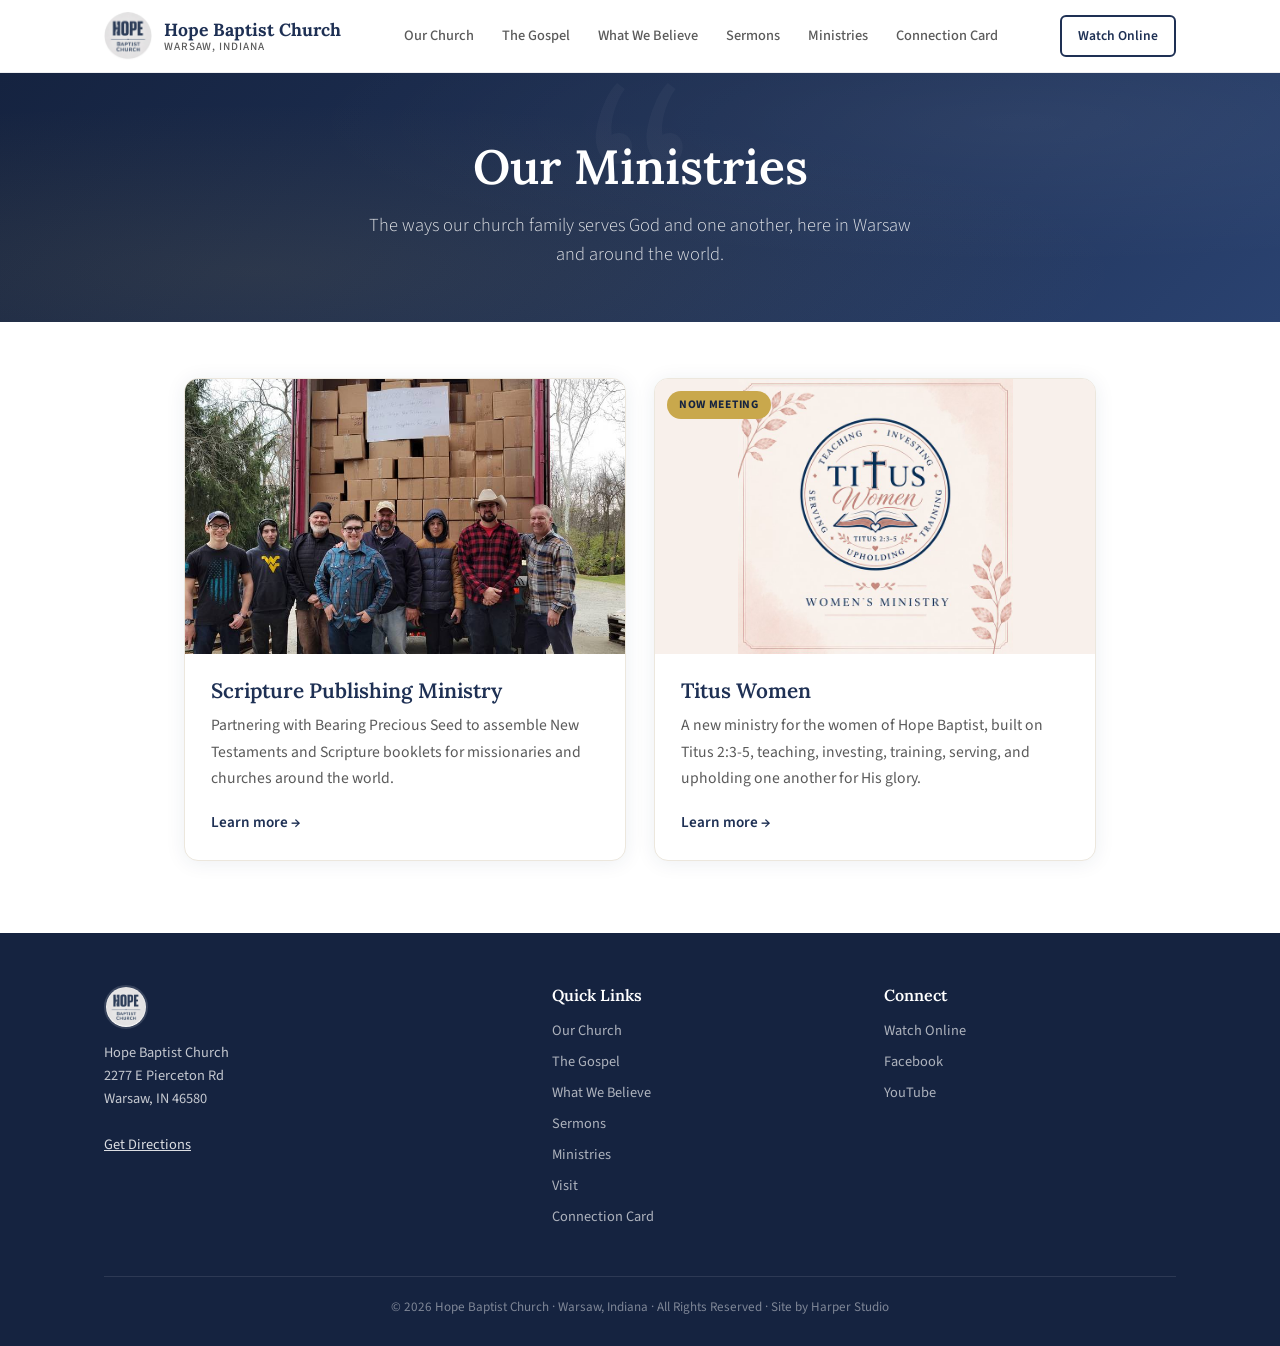
<file: ministries.html>
<!DOCTYPE html>
<html lang="en">
<head>
<meta charset="UTF-8">
<meta name="viewport" content="width=device-width, initial-scale=1.0">
<meta name="color-scheme" content="light">
<meta name="supported-color-schemes" content="light">
<link rel="icon" href="favicon.ico?v=1" sizes="any">
<link rel="icon" type="image/png" href="img/favicon-32.png?v=1">
<link rel="apple-touch-icon" href="apple-touch-icon.png?v=1">
<title>Our Ministries | Hope Baptist Church, Warsaw IN</title>
<meta name="description" content="The ministries of Hope Baptist Church in Warsaw, Indiana, including our Scripture Publishing Ministry and the new Titus Women ministry.">
<link rel="canonical" href="https://hopebaptistwarsaw.org/ministries.html">
<meta name="geo.region" content="US-IN">
<meta name="geo.placename" content="Warsaw, Indiana">
<meta property="og:type" content="website">
<meta property="og:title" content="Our Ministries | Hope Baptist Church, Warsaw IN">
<meta property="og:description" content="The ministries of Hope Baptist Church in Warsaw, Indiana, including our Scripture Publishing Ministry and the new Titus Women ministry.">
<meta property="og:url" content="https://hopebaptistwarsaw.org/ministries.html">
<meta property="og:image" content="https://hopebaptistwarsaw.org/img/ministry-container.jpg">
<meta property="og:site_name" content="Hope Baptist Church">
<meta name="twitter:card" content="summary_large_image">
<link rel="preconnect" href="https://fonts.googleapis.com">
<link href="https://fonts.googleapis.com/css2?family=Lora:ital,wght@0,400;0,600;0,700;1,400&family=Source+Sans+3:wght@300;400;500;600;700&display=swap" rel="stylesheet">
<link rel="stylesheet" href="style.css?v=21">
<!-- Google tag (gtag.js) -->
<script async src="https://www.googletagmanager.com/gtag/js?id=G-4V3LJ5EJ5T"></script>
<script>
  window.dataLayer = window.dataLayer || [];
  function gtag(){dataLayer.push(arguments);}
  gtag('js', new Date());
  gtag('config', 'G-4V3LJ5EJ5T');
</script>
<script type="application/ld+json">
{
  "@context": "https://schema.org",
  "@type": "BreadcrumbList",
  "itemListElement": [
    {
      "@type": "ListItem",
      "position": 1,
      "name": "Home",
      "item": "https://hopebaptistwarsaw.org/"
    },
    {
      "@type": "ListItem",
      "position": 2,
      "name": "Ministries",
      "item": "https://hopebaptistwarsaw.org/ministries.html"
    }
  ]
}
</script>
</head>
<body>
<a class="skip-link" href="#main">Skip to content</a>
<!-- ═══ HEADER ═══ -->
<header class="site-header" id="siteHeader">
  <div class="header-inner">
    <a href="index.html" class="header-logo">
      <img src="img/logo.jpg" width="400" height="400" alt="Hope Baptist Church Logo">
      <div class="header-logo-text">Hope Baptist Church<span>Warsaw, Indiana</span></div>
    </a>
    <nav class="main-nav">
      <a href="our-church.html">Our Church</a>
      <a href="gospel.html">The Gospel</a>
      <a href="beliefs.html">What We Believe</a>
      <a href="sermons.html">Sermons</a>
      <a href="ministries.html" class="active">Ministries</a>
      <a href="connect.html">Connection Card</a>
    </nav>
    <div class="header-ctas">
      <a href="#" class="btn btn-outline btn-sm watch-online">Watch Online</a>
    </div>
    <button class="mobile-toggle" onclick="openMobileNav()" aria-label="Open menu">
      <svg fill="none" stroke="currentColor" stroke-width="2" viewBox="0 0 24 24"><path d="M4 6h16M4 12h16M4 18h16"/></svg>
    </button>
  </div>
</header>

<main id="main">
<!-- mobile nav -->
<div class="mobile-nav" id="mobileNav">
  <button class="mobile-nav-close" onclick="closeMobileNav()" aria-label="Close menu">
    <svg fill="none" stroke="currentColor" stroke-width="2" viewBox="0 0 24 24"><path d="M6 6l12 12M6 18L18 6"/></svg>
  </button>
  <a href="our-church.html">Our Church</a>
  <a href="gospel.html">The Gospel</a>
  <a href="beliefs.html">What We Believe</a>
  <a href="sermons.html">Sermons</a>
  <a href="ministries.html">Ministries</a>
  <a href="connect.html">Connection Card</a>
  <div class="mobile-nav-ctas">
    <a href="#" class="mobile-watch-btn watch-online">Watch Online</a>
  </div>
</div>

<section class="page-hero">
 <div class="container">
 <h1>Our Ministries</h1>
 <p>The ways our church family serves God and one another, here in Warsaw and around the world.</p>
 </div>
</section>

<div class="min-wrap">

 <div class="min-grid">

  <a href="ministries-scripture.html" class="min-card">
   <div class="min-card-img">
    <img src="img/ministry-container.jpg" width="800" height="845" alt="Church members with a shipping container of Scriptures for the mission field">
   </div>
   <div class="min-card-body">
    <h3>Scripture Publishing Ministry</h3>
    <p>Partnering with Bearing Precious Seed to assemble New Testaments and Scripture booklets for missionaries and churches around the world.</p>
    <span class="min-card-link">Learn more</span>
   </div>
  </a>

  <a href="ministries-women.html" class="min-card">
   <div class="min-card-img is-logo">
    <span class="min-badge">Now Meeting</span>
    <img src="img/titus-women-seal.jpg" width="640" height="640" alt="Titus Women ministry emblem">
   </div>
   <div class="min-card-body">
    <h3>Titus Women</h3>
    <p>A new ministry for the women of Hope Baptist, built on Titus 2:3-5, teaching, investing, training, serving, and upholding one another for His glory.</p>
    <span class="min-card-link">Learn more</span>
   </div>
  </a>

 </div>

</div>

<!-- ═══ FOOTER ═══ -->
</main>

<footer class="site-footer">
  <div class="container">
    <div class="footer-grid">
      <div class="footer-brand">
        <img src="img/logo.jpg" width="400" height="400" alt="Hope Baptist Church" style="border: 2px solid rgba(255,255,255,0.15);">
        <p>Hope Baptist Church<br>2277 E Pierceton Rd<br>Warsaw, IN 46580<br><br><a href="https://maps.app.goo.gl/dWw3AADZCu6NSRm28" target="_blank" style="color:rgba(255,255,255,0.85);text-decoration:underline;">Get Directions</a></p>
      </div>
      <div class="footer-col">
        <h3>Quick Links</h3>
        <a href="our-church.html">Our Church</a>
        <a href="gospel.html">The Gospel</a>
        <a href="beliefs.html">What We Believe</a>
        <a href="sermons.html">Sermons</a>
        <a href="ministries.html">Ministries</a>
        <a href="index.html#visit">Visit</a>
        <a href="connect.html">Connection Card</a>
      </div>
      <div class="footer-col">
        <h4>Connect</h4>
        <a href="#" class="watch-online">Watch Online</a>
        <a href="https://www.facebook.com/profile.php?id=61586909768207" target="_blank">Facebook</a>
        <a href="https://www.youtube.com/@hopebaptistchurchwarsaw" target="_blank" rel="noopener">YouTube</a>
      </div>
    </div>
    <div class="footer-bottom">
      &copy; 2026 Hope Baptist Church &middot; Warsaw, Indiana &middot; All Rights Reserved &middot; Site by <a href="https://harperstudio.co/" target="_blank" rel="noopener">Harper Studio</a>
    </div>
  </div>
</footer>

<!-- ═══ COMING SOON MODAL ═══ -->
<div id="comingSoonModal" style="
 display:none; position:fixed; inset:0; z-index:999;
 background:rgba(21,35,64,0.6); backdrop-filter:blur(4px);
 align-items:center; justify-content:center;
 padding:24px;
" onclick="if(event.target===this)this.style.display='none'">
 <div style="
 background:#faf8f4; border-radius:14px; padding:48px 40px;
 max-width:440px; width:100%; text-align:center;
 box-shadow:0 12px 48px rgba(21,35,64,0.25);
 position:relative;
 ">
 <button onclick="document.getElementById('comingSoonModal').style.display='none'" style="
 position:absolute; top:14px; right:14px;
 background:none; border:none; cursor:pointer;
 color:#5a5a5a; font-size:1.4rem; line-height:1;
 ">&times;</button>
 <img src="img/logo.jpg" width="400" height="400" alt="Hope Baptist Church" style="
 height:64px; width:64px; border-radius:50%;
 margin:0 auto 20px; display:block;
 ">
 <h2 style="
 font-family:'Lora',serif; font-size:1.6rem;
 color:#1e3054; margin-bottom:8px;
 ">Coming Soon</h2>
 <p style="
 color:#5a5a5a; font-size:1rem; line-height:1.6;
 margin-bottom:20px; max-width:340px; margin-left:auto; margin-right:auto;
 ">We're working on this. In the meantime, feel free to reach out. We'd love to hear from you.</p>
 <div style="font-size:0.95rem; color:#5a5a5a; margin-bottom:24px; line-height:1.8;">
 <strong>Phone:</strong> <a href="tel:5743770573" style="color:#1e3054;font-weight:600;">(574) 377-0573</a><br>
 <strong>Email:</strong> <a href="mailto:info@hopebaptistwarsaw.org" style="color:#1e3054;font-weight:600;">info@hopebaptistwarsaw.org</a>
 </div>
 <button onclick="document.getElementById('comingSoonModal').style.display='none'" style="
 display:inline-flex; align-items:center; justify-content:center;
 padding:12px 32px; border-radius:6px;
 background:#1e3054; color:#fff; border:none;
 font-family:'Source Sans 3',sans-serif; font-weight:600; font-size:0.95rem;
 cursor:pointer; transition:background 0.25s;
 " onmouseover="this.style.background='#2a4270'" onmouseout="this.style.background='#1e3054'">Got It</button>
 </div>
</div>

<script src="main.js?v=12"></script>
</body>
</html>
</file>
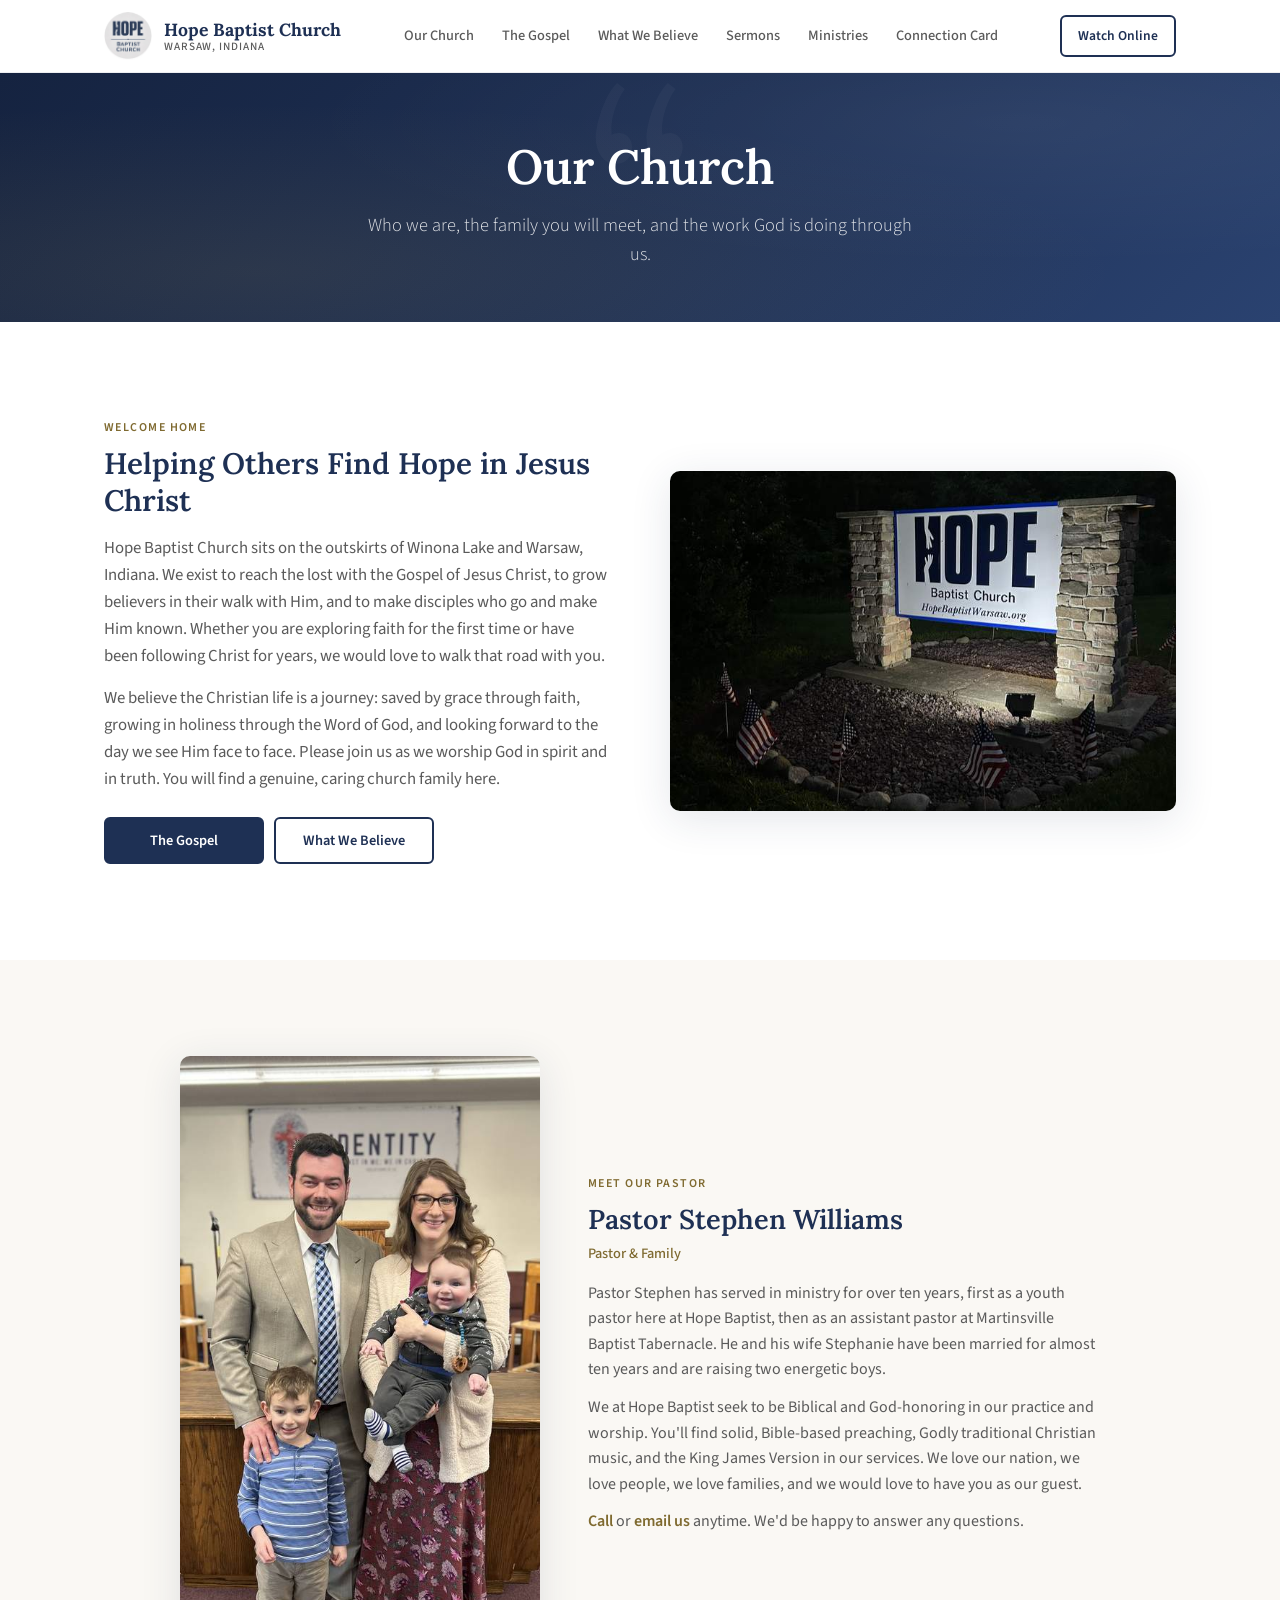
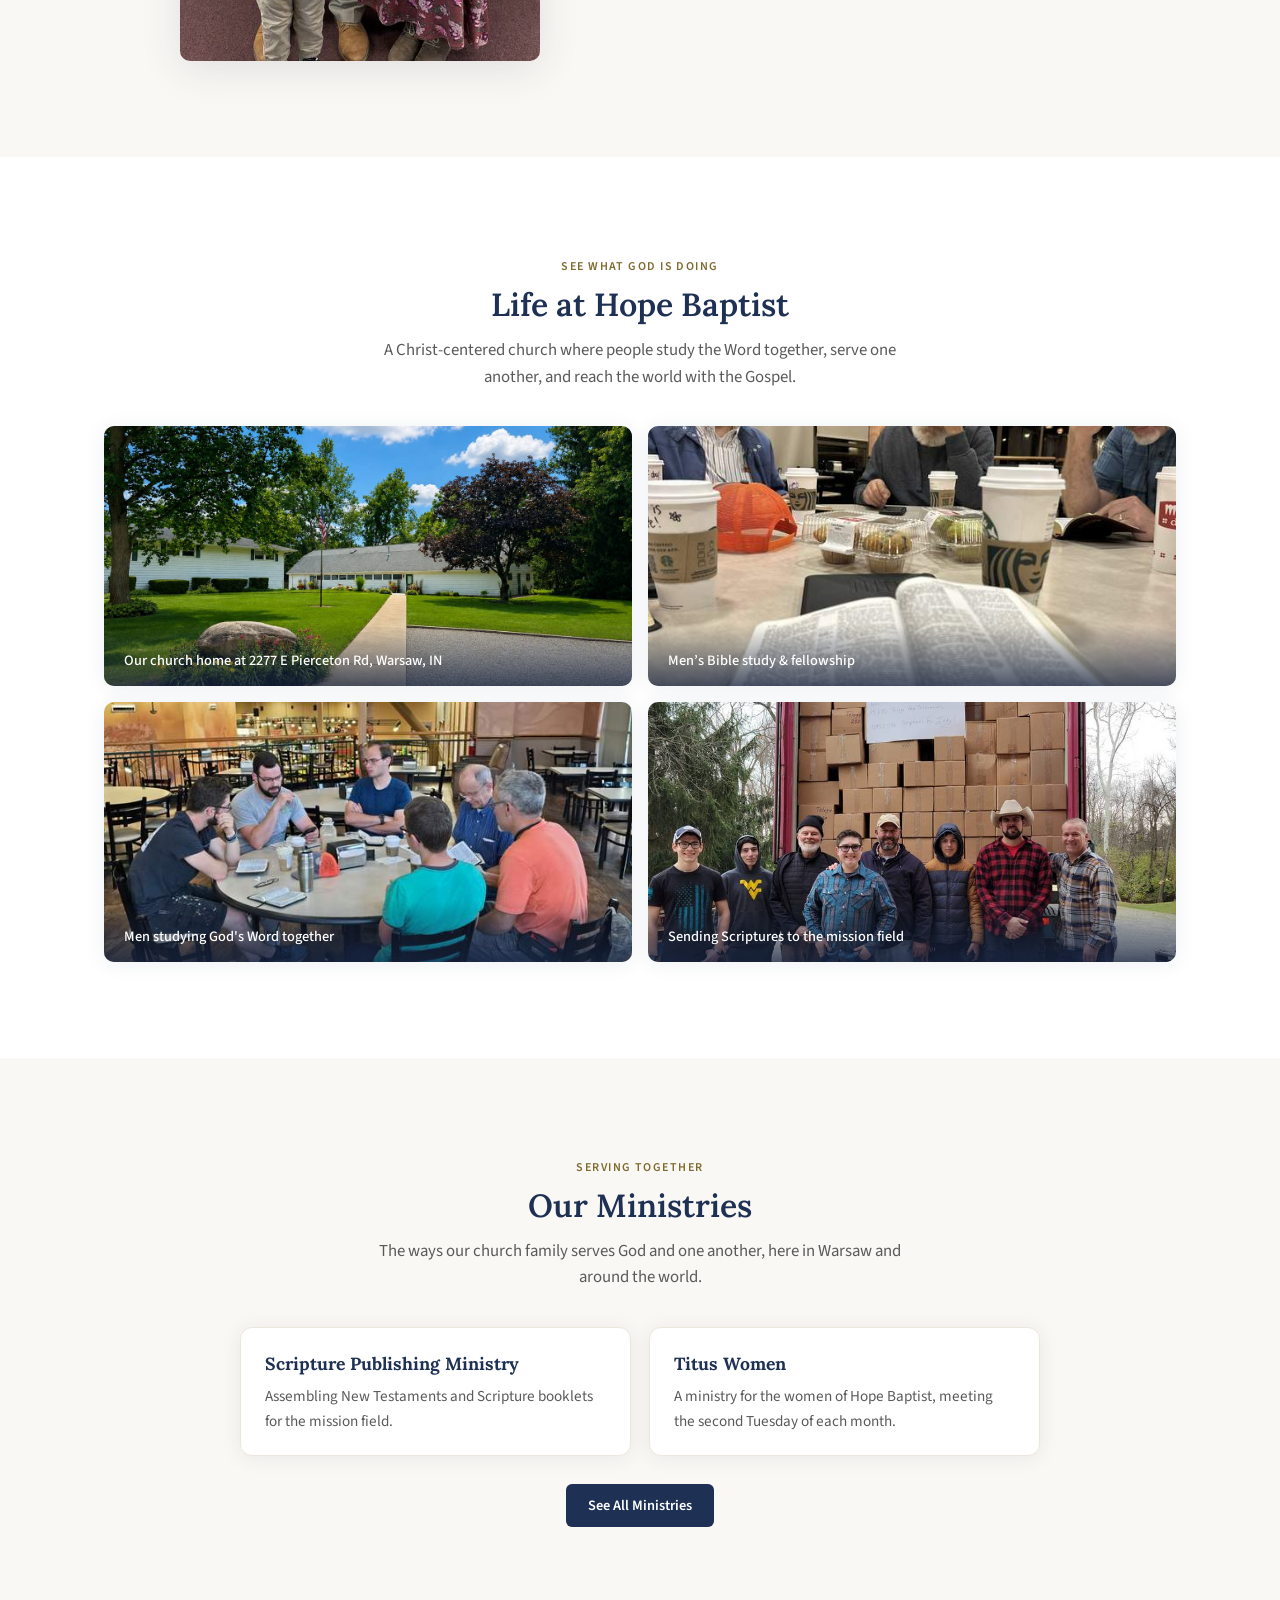
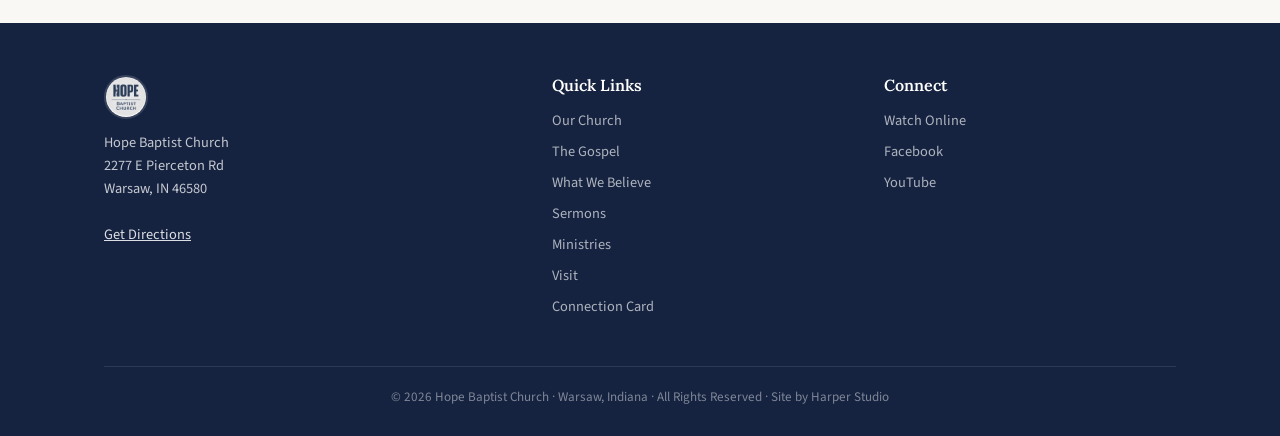
<file: our-church.html>
<!DOCTYPE html>
<html lang="en">
<head>
<meta charset="UTF-8">
<meta name="viewport" content="width=device-width, initial-scale=1.0">
<meta name="color-scheme" content="light">
<meta name="supported-color-schemes" content="light">
<link rel="icon" href="favicon.ico?v=1" sizes="any">
<link rel="icon" type="image/png" href="img/favicon-32.png?v=1">
<link rel="apple-touch-icon" href="apple-touch-icon.png?v=1">
<title>Our Church | Hope Baptist Church, Warsaw IN</title>
<meta name="description" content="Get to know Hope Baptist Church in Warsaw, Indiana: who we are, our pastor, life in our church family, and the ministries we serve through.">
<link rel="canonical" href="https://hopebaptistwarsaw.org/our-church.html">
<meta name="geo.region" content="US-IN">
<meta name="geo.placename" content="Warsaw, Indiana">
<meta property="og:type" content="website">
<meta property="og:title" content="Our Church | Hope Baptist Church, Warsaw IN">
<meta property="og:description" content="Get to know Hope Baptist Church in Warsaw, Indiana: who we are, our pastor, life in our church family, and the ministries we serve through.">
<meta property="og:url" content="https://hopebaptistwarsaw.org/our-church.html">
<meta property="og:image" content="https://hopebaptistwarsaw.org/img/church-building.jpg">
<meta property="og:site_name" content="Hope Baptist Church">
<meta name="twitter:card" content="summary_large_image">
<link rel="preconnect" href="https://fonts.googleapis.com">
<link href="https://fonts.googleapis.com/css2?family=Lora:ital,wght@0,400;0,600;0,700;1,400&family=Source+Sans+3:wght@300;400;500;600;700&display=swap" rel="stylesheet">
<link rel="stylesheet" href="style.css?v=21">
<!-- Google tag (gtag.js) -->
<script async src="https://www.googletagmanager.com/gtag/js?id=G-4V3LJ5EJ5T"></script>
<script>
  window.dataLayer = window.dataLayer || [];
  function gtag(){dataLayer.push(arguments);}
  gtag('js', new Date());
  gtag('config', 'G-4V3LJ5EJ5T');
</script>
<script type="application/ld+json">
{
  "@context": "https://schema.org",
  "@type": "BreadcrumbList",
  "itemListElement": [
    {
      "@type": "ListItem",
      "position": 1,
      "name": "Home",
      "item": "https://hopebaptistwarsaw.org/"
    },
    {
      "@type": "ListItem",
      "position": 2,
      "name": "Our Church",
      "item": "https://hopebaptistwarsaw.org/our-church.html"
    }
  ]
}
</script>
</head>
<body>
<a class="skip-link" href="#main">Skip to content</a>
<!-- ═══ HEADER ═══ -->
<header class="site-header" id="siteHeader">
  <div class="header-inner">
    <a href="index.html" class="header-logo">
      <img src="img/logo.jpg" width="400" height="400" alt="Hope Baptist Church Logo">
      <div class="header-logo-text">Hope Baptist Church<span>Warsaw, Indiana</span></div>
    </a>
    <nav class="main-nav">
      <a href="our-church.html" class="active">Our Church</a>
      <a href="gospel.html">The Gospel</a>
      <a href="beliefs.html">What We Believe</a>
      <a href="sermons.html">Sermons</a>
      <a href="ministries.html">Ministries</a>
      <a href="connect.html">Connection Card</a>
    </nav>
    <div class="header-ctas">
      <a href="#" class="btn btn-outline btn-sm watch-online">Watch Online</a>
    </div>
    <button class="mobile-toggle" onclick="openMobileNav()" aria-label="Open menu">
      <svg fill="none" stroke="currentColor" stroke-width="2" viewBox="0 0 24 24"><path d="M4 6h16M4 12h16M4 18h16"/></svg>
    </button>
  </div>
</header>

<main id="main">
<!-- mobile nav -->
<div class="mobile-nav" id="mobileNav">
  <button class="mobile-nav-close" onclick="closeMobileNav()" aria-label="Close menu">
    <svg fill="none" stroke="currentColor" stroke-width="2" viewBox="0 0 24 24"><path d="M6 6l12 12M6 18L18 6"/></svg>
  </button>
  <a href="our-church.html">Our Church</a>
  <a href="gospel.html">The Gospel</a>
  <a href="beliefs.html">What We Believe</a>
  <a href="sermons.html">Sermons</a>
  <a href="ministries.html">Ministries</a>
  <a href="connect.html">Connection Card</a>
  <div class="mobile-nav-ctas">
    <a href="#" class="mobile-watch-btn watch-online">Watch Online</a>
  </div>
</div>

<section class="page-hero">
 <div class="container">
 <h1>Our Church</h1>
 <p>Who we are, the family you will meet, and the work God is doing through us.</p>
 </div>
</section>

<!-- ═══ WELCOME / MISSION ═══ -->
<section class="section" id="about">
 <div class="container">
 <div class="welcome-grid fade-up">
 <div class="welcome-text">
 <span class="section-label">Welcome Home</span>
 <h2>Helping Others Find Hope in Jesus Christ</h2>
 <p>Hope Baptist Church sits on the outskirts of Winona Lake and Warsaw, Indiana. We exist to reach the lost with the Gospel of Jesus Christ, to grow believers in their walk with Him, and to make disciples who go and make Him known. Whether you are exploring faith for the first time or have been following Christ for years, we would love to walk that road with you.</p>
 <p>We believe the Christian life is a journey: saved by grace through faith, growing in holiness through the Word of God, and looking forward to the day we see Him face to face. Please join us as we worship God in spirit and in truth. You will find a genuine, caring church family here.</p>
 <div style="display:flex;gap:10px;margin-top:8px;flex-wrap:wrap;">
          <a href="gospel.html" class="btn btn-primary" style="min-width:160px;border:2px solid var(--navy);">The Gospel</a>
          <a href="beliefs.html" class="btn btn-outline" style="min-width:160px;">What We Believe</a>
        </div>
 </div>
 <div class="welcome-image">
 <img src="img/church-sign.jpg" width="700" height="664" alt="Hope Baptist Church sign along the road">
 </div>
 </div>
 </div>
</section>

<!-- ═══ PASTOR ═══ -->
<section class="section section-alt" id="pastor">
 <div class="container">
 <div class="pastor-grid fade-up">
 <div class="pastor-photo">
 <img src="img/pastor-family.jpg" width="500" height="841" alt="Pastor and family of Hope Baptist Church">
 </div>
 <div class="pastor-text">
 <span class="section-label">Meet Our Pastor</span>
 <h2>Pastor Stephen Williams</h2>
 <div class="pastor-role">Pastor &amp; Family</div>
 <p>Pastor Stephen has served in ministry for over ten years, first as a youth pastor here at Hope Baptist, then as an assistant pastor at Martinsville Baptist Tabernacle. He and his wife Stephanie have been married for almost ten years and are raising two energetic boys.</p>
 <p>We at Hope Baptist seek to be Biblical and God-honoring in our practice and worship. You'll find solid, Bible-based preaching, Godly traditional Christian music, and the King James Version in our services. We love our nation, we love people, we love families, and we would love to have you as our guest.</p>
 <p style="margin-top:4px;"><a href="tel:5743770573" style="color:var(--gold-ink);font-weight:600;">Call</a> or <a href="mailto:info@hopebaptistwarsaw.org" style="color:var(--gold-ink);font-weight:600;">email us</a> anytime. We'd be happy to answer any questions.</p>
 </div>
 </div>
 </div>
</section>

<!-- ═══ CHURCH LIFE ═══ -->
<section class="section" id="life">
 <div class="container">
 <div class="section-header fade-up">
 <span class="section-label">See What God Is Doing</span>
 <h2>Life at Hope Baptist</h2>
 <p>A Christ-centered church where people study the Word together, serve one another, and reach the world with the Gospel.</p>
 </div>
 <div class="gallery-grid fade-up">
 <div class="gallery-item">
 <img src="img/church-building.jpg" width="1280" height="960" alt="Hope Baptist Church building and property">
 <div class="gallery-caption">Our church home at 2277 E Pierceton Rd, Warsaw, IN</div>
 </div>
 <div class="gallery-item">
 <img src="img/bible-study-1.jpg" width="600" height="450" alt="Men gathering for Bible study and prayer">
 <div class="gallery-caption">Men&rsquo;s Bible study &amp; fellowship</div>
 </div>
      <div class="gallery-item">
        <img src="img/bible-study-2.jpg" width="600" height="450" alt="Men's Bible study group around a table with open Bibles">
        <div class="gallery-caption">Men studying God's Word together</div>
      </div>
 <div class="gallery-item">
 <img src="img/ministry-container.jpg" width="800" height="845" alt="Church members loading Scriptures for missions">
 <div class="gallery-caption">Sending Scriptures to the mission field</div>
 </div>

 </div>
 </div>
</section>

<!-- ═══ MINISTRIES TEASER ═══ -->
<section class="section section-alt" id="ministries">
 <div class="container">
 <div class="section-header fade-up">
 <span class="section-label">Serving Together</span>
 <h2>Our Ministries</h2>
 <p>The ways our church family serves God and one another, here in Warsaw and around the world.</p>
 </div>
 <div class="teaser-links fade-up">
  <a href="ministries-scripture.html" class="teaser-link">
   <strong>Scripture Publishing Ministry</strong>
   <span>Assembling New Testaments and Scripture booklets for the mission field.</span>
  </a>
  <a href="ministries-women.html" class="teaser-link">
   <strong>Titus Women</strong>
   <span>A ministry for the women of Hope Baptist, meeting the second Tuesday of each month.</span>
  </a>
 </div>
 <div style="text-align:center; margin-top:28px;">
  <a href="ministries.html" class="btn btn-primary">See All Ministries</a>
 </div>
 </div>
</section>

<!-- ═══ FOOTER ═══ -->
</main>

<footer class="site-footer">
  <div class="container">
    <div class="footer-grid">
      <div class="footer-brand">
        <img src="img/logo.jpg" width="400" height="400" alt="Hope Baptist Church" style="border: 2px solid rgba(255,255,255,0.15);">
        <p>Hope Baptist Church<br>2277 E Pierceton Rd<br>Warsaw, IN 46580<br><br><a href="https://maps.app.goo.gl/dWw3AADZCu6NSRm28" target="_blank" style="color:rgba(255,255,255,0.85);text-decoration:underline;">Get Directions</a></p>
      </div>
      <div class="footer-col">
        <h3>Quick Links</h3>
        <a href="our-church.html">Our Church</a>
        <a href="gospel.html">The Gospel</a>
        <a href="beliefs.html">What We Believe</a>
        <a href="sermons.html">Sermons</a>
        <a href="ministries.html">Ministries</a>
        <a href="index.html#visit">Visit</a>
        <a href="connect.html">Connection Card</a>
      </div>
      <div class="footer-col">
        <h4>Connect</h4>
        <a href="#" class="watch-online">Watch Online</a>
        <a href="https://www.facebook.com/profile.php?id=61586909768207" target="_blank">Facebook</a>
        <a href="https://www.youtube.com/@hopebaptistchurchwarsaw" target="_blank" rel="noopener">YouTube</a>
      </div>
    </div>
    <div class="footer-bottom">
      &copy; 2026 Hope Baptist Church &middot; Warsaw, Indiana &middot; All Rights Reserved &middot; Site by <a href="https://harperstudio.co/" target="_blank" rel="noopener">Harper Studio</a>
    </div>
  </div>
</footer>

<!-- ═══ COMING SOON MODAL ═══ -->
<div id="comingSoonModal" style="
 display:none; position:fixed; inset:0; z-index:999;
 background:rgba(21,35,64,0.6); backdrop-filter:blur(4px);
 align-items:center; justify-content:center;
 padding:24px;
" onclick="if(event.target===this)this.style.display='none'">
 <div style="
 background:#faf8f4; border-radius:14px; padding:48px 40px;
 max-width:440px; width:100%; text-align:center;
 box-shadow:0 12px 48px rgba(21,35,64,0.25);
 position:relative;
 ">
 <button onclick="document.getElementById('comingSoonModal').style.display='none'" style="
 position:absolute; top:14px; right:14px;
 background:none; border:none; cursor:pointer;
 color:#5a5a5a; font-size:1.4rem; line-height:1;
 ">&times;</button>
 <img src="img/logo.jpg" width="400" height="400" alt="Hope Baptist Church" style="
 height:64px; width:64px; border-radius:50%;
 margin:0 auto 20px; display:block;
 ">
 <h2 style="
 font-family:'Lora',serif; font-size:1.6rem;
 color:#1e3054; margin-bottom:8px;
 ">Coming Soon</h2>
 <p style="
 color:#5a5a5a; font-size:1rem; line-height:1.6;
 margin-bottom:20px; max-width:340px; margin-left:auto; margin-right:auto;
 ">We're working on this. In the meantime, feel free to reach out. We'd love to hear from you.</p>
 <div style="font-size:0.95rem; color:#5a5a5a; margin-bottom:24px; line-height:1.8;">
 <strong>Phone:</strong> <a href="tel:5743770573" style="color:#1e3054;font-weight:600;">(574) 377-0573</a><br>
 <strong>Email:</strong> <a href="mailto:info@hopebaptistwarsaw.org" style="color:#1e3054;font-weight:600;">info@hopebaptistwarsaw.org</a>
 </div>
 <button onclick="document.getElementById('comingSoonModal').style.display='none'" style="
 display:inline-flex; align-items:center; justify-content:center;
 padding:12px 32px; border-radius:6px;
 background:#1e3054; color:#fff; border:none;
 font-family:'Source Sans 3',sans-serif; font-weight:600; font-size:0.95rem;
 cursor:pointer; transition:background 0.25s;
 " onmouseover="this.style.background='#2a4270'" onmouseout="this.style.background='#1e3054'">Got It</button>
 </div>
</div>

<script src="main.js?v=12"></script>
</body>
</html>
</file>
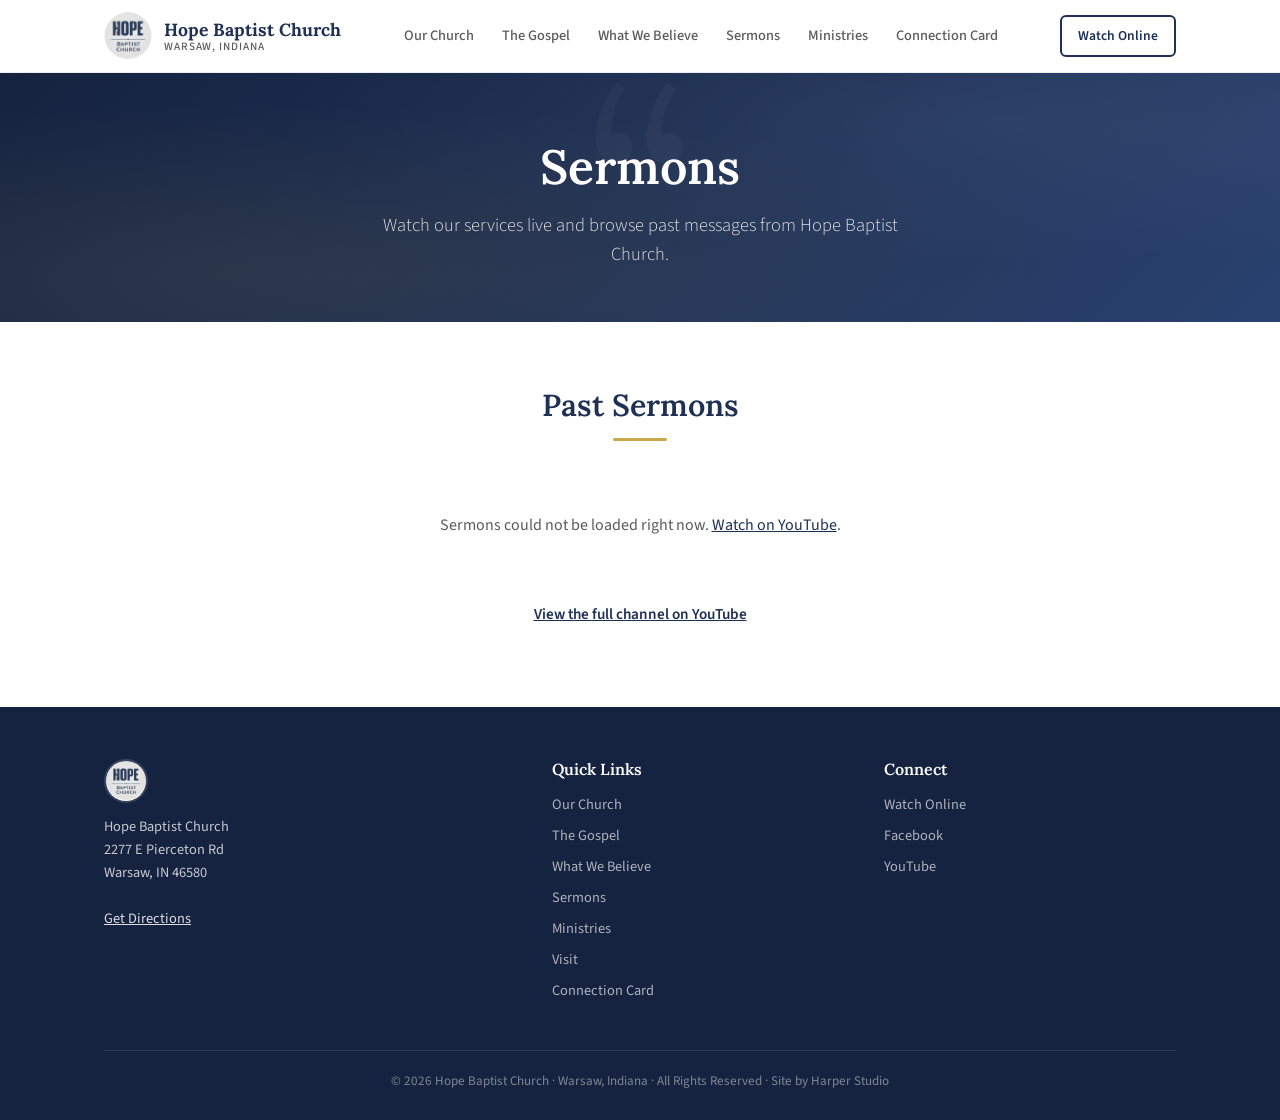
<file: sermons.html>
<!DOCTYPE html>
<html lang="en">
<head>
<meta charset="UTF-8">
<meta name="viewport" content="width=device-width, initial-scale=1.0">
<meta name="color-scheme" content="light">
<meta name="supported-color-schemes" content="light">
<link rel="icon" href="favicon.ico?v=1" sizes="any">
<link rel="icon" type="image/png" href="img/favicon-32.png?v=1">
<link rel="apple-touch-icon" href="apple-touch-icon.png?v=1">
<title>Sermons | Hope Baptist Church, Warsaw IN</title>
<meta name="description" content="Watch Hope Baptist Church services live and browse past sermons and messages from our church in Warsaw, Indiana.">
<link rel="canonical" href="https://hopebaptistwarsaw.org/sermons.html">
<meta name="geo.region" content="US-IN">
<meta name="geo.placename" content="Warsaw, Indiana">
<meta property="og:type" content="website">
<meta property="og:title" content="Sermons | Hope Baptist Church, Warsaw IN">
<meta property="og:description" content="Watch Hope Baptist Church services live and browse past sermons and messages from our church in Warsaw, Indiana.">
<meta property="og:url" content="https://hopebaptistwarsaw.org/sermons.html">
<meta property="og:image" content="https://hopebaptistwarsaw.org/img/church-building.jpg">
<meta property="og:site_name" content="Hope Baptist Church">
<meta name="twitter:card" content="summary_large_image">
<link rel="preconnect" href="https://fonts.googleapis.com">
<link href="https://fonts.googleapis.com/css2?family=Lora:ital,wght@0,400;0,600;0,700;1,400&family=Source+Sans+3:wght@300;400;500;600;700&display=swap" rel="stylesheet">
<link rel="stylesheet" href="style.css?v=21">

<!-- Google tag (gtag.js) -->
<script async src="https://www.googletagmanager.com/gtag/js?id=G-4V3LJ5EJ5T"></script>
<script>
  window.dataLayer = window.dataLayer || [];
  function gtag(){dataLayer.push(arguments);}
  gtag('js', new Date());
  gtag('config', 'G-4V3LJ5EJ5T');
</script>
<script type="application/ld+json">
{
  "@context": "https://schema.org",
  "@type": "BreadcrumbList",
  "itemListElement": [
    {
      "@type": "ListItem",
      "position": 1,
      "name": "Home",
      "item": "https://hopebaptistwarsaw.org/"
    },
    {
      "@type": "ListItem",
      "position": 2,
      "name": "Sermons",
      "item": "https://hopebaptistwarsaw.org/sermons.html"
    }
  ]
}
</script>
</head>
<body>
<a class="skip-link" href="#main">Skip to content</a>
<!-- ═══ HEADER ═══ -->
<header class="site-header" id="siteHeader">
  <div class="header-inner">
    <a href="index.html" class="header-logo">
      <img src="img/logo.jpg" width="400" height="400" alt="Hope Baptist Church Logo">
      <div class="header-logo-text">Hope Baptist Church<span>Warsaw, Indiana</span></div>
    </a>
    <nav class="main-nav">
      <a href="our-church.html">Our Church</a>
      <a href="gospel.html">The Gospel</a>
      <a href="beliefs.html">What We Believe</a>
      <a href="sermons.html" class="active">Sermons</a>
      <a href="ministries.html">Ministries</a>
      <a href="connect.html">Connection Card</a>
    </nav>
    <div class="header-ctas">
      <a href="#" class="btn btn-outline btn-sm watch-online">Watch Online</a>
    </div>
    <button class="mobile-toggle" onclick="openMobileNav()" aria-label="Open menu">
      <svg fill="none" stroke="currentColor" stroke-width="2" viewBox="0 0 24 24"><path d="M4 6h16M4 12h16M4 18h16"/></svg>
    </button>
  </div>
</header>

<main id="main">
<!-- mobile nav -->
<div class="mobile-nav" id="mobileNav">
  <button class="mobile-nav-close" onclick="closeMobileNav()" aria-label="Close menu">
    <svg fill="none" stroke="currentColor" stroke-width="2" viewBox="0 0 24 24"><path d="M6 6l12 12M6 18L18 6"/></svg>
  </button>
  <a href="our-church.html">Our Church</a>
  <a href="gospel.html">The Gospel</a>
  <a href="beliefs.html">What We Believe</a>
  <a href="sermons.html">Sermons</a>
  <a href="ministries.html">Ministries</a>
  <a href="connect.html">Connection Card</a>
  <div class="mobile-nav-ctas">
    <a href="#" class="mobile-watch-btn watch-online">Watch Online</a>
  </div>
</div>

<section class="page-hero">
 <div class="container">
 <h1>Sermons</h1>
 <p>Watch our services live and browse past messages from Hope Baptist Church.</p>
 </div>
</section>

<div class="slib-wrap">

 <!-- Live: only shown while a service is actually streaming. -->
 <section id="sermonLive" class="slib-section slib-live-section" style="display:none;">
 <h2 class="slib-heading slib-heading-live"><span class="live-dot" aria-hidden="true"></span>Live Now</h2>
 <div id="sermonLivePlayer"></div>
 </section>

 <!-- Library of past sermons. -->
 <section class="slib-section">
 <h2 class="slib-heading">Past Sermons</h2>
 <div id="sermonGrid" class="slib-grid">
 <div class="slib-loading">Loading sermons...</div>
 </div>
 <div class="slib-actions">
 <button id="sermonLoadMore" class="btn btn-primary" type="button" style="display:none;">Load More</button>
 <a href="https://www.youtube.com/@hopebaptistchurchwarsaw" target="_blank" rel="noopener" class="slib-yt-link">View the full channel on YouTube</a>
 </div>
 </section>

</div>

<!-- ═══ FOOTER ═══ -->
</main>

<footer class="site-footer">
  <div class="container">
    <div class="footer-grid">
      <div class="footer-brand">
        <img src="img/logo.jpg" width="400" height="400" alt="Hope Baptist Church" style="border: 2px solid rgba(255,255,255,0.15);">
        <p>Hope Baptist Church<br>2277 E Pierceton Rd<br>Warsaw, IN 46580<br><br><a href="https://maps.app.goo.gl/dWw3AADZCu6NSRm28" target="_blank" style="color:rgba(255,255,255,0.85);text-decoration:underline;">Get Directions</a></p>
      </div>
      <div class="footer-col">
        <h3>Quick Links</h3>
        <a href="our-church.html">Our Church</a>
        <a href="gospel.html">The Gospel</a>
        <a href="beliefs.html">What We Believe</a>
        <a href="sermons.html">Sermons</a>
        <a href="ministries.html">Ministries</a>
        <a href="index.html#visit">Visit</a>
        <a href="connect.html">Connection Card</a>
      </div>
      <div class="footer-col">
        <h4>Connect</h4>
        <a href="#" class="watch-online">Watch Online</a>
        <a href="https://www.facebook.com/profile.php?id=61586909768207" target="_blank">Facebook</a>
        <a href="https://www.youtube.com/@hopebaptistchurchwarsaw" target="_blank" rel="noopener">YouTube</a>
      </div>
    </div>
    <div class="footer-bottom">
      &copy; 2026 Hope Baptist Church &middot; Warsaw, Indiana &middot; All Rights Reserved &middot; Site by <a href="https://harperstudio.co/" target="_blank" rel="noopener">Harper Studio</a>
    </div>
  </div>
</footer>

<!-- ═══ COMING SOON MODAL ═══ -->
<div id="comingSoonModal" style="
 display:none; position:fixed; inset:0; z-index:999;
 background:rgba(21,35,64,0.6); backdrop-filter:blur(4px);
 align-items:center; justify-content:center;
 padding:24px;
" onclick="if(event.target===this)this.style.display='none'">
 <div style="
 background:#faf8f4; border-radius:14px; padding:48px 40px;
 max-width:440px; width:100%; text-align:center;
 box-shadow:0 12px 48px rgba(21,35,64,0.25);
 position:relative;
 ">
 <button onclick="document.getElementById('comingSoonModal').style.display='none'" style="
 position:absolute; top:14px; right:14px;
 background:none; border:none; cursor:pointer;
 color:#5a5a5a; font-size:1.4rem; line-height:1;
 ">&times;</button>
 <img src="img/logo.jpg" width="400" height="400" alt="Hope Baptist Church" style="
 height:64px; width:64px; border-radius:50%;
 margin:0 auto 20px; display:block;
 ">
 <h2 style="
 font-family:'Lora',serif; font-size:1.6rem;
 color:#1e3054; margin-bottom:8px;
 ">Coming Soon</h2>
 <p style="
 color:#5a5a5a; font-size:1rem; line-height:1.6;
 margin-bottom:20px; max-width:340px; margin-left:auto; margin-right:auto;
 ">We're working on this. In the meantime, feel free to reach out. We'd love to hear from you.</p>
 <div style="font-size:0.95rem; color:#5a5a5a; margin-bottom:24px; line-height:1.8;">
 <strong>Phone:</strong> <a href="tel:5743770573" style="color:#1e3054;font-weight:600;">(574) 377-0573</a><br>
 <strong>Email:</strong> <a href="mailto:info@hopebaptistwarsaw.org" style="color:#1e3054;font-weight:600;">info@hopebaptistwarsaw.org</a>
 </div>
 <button onclick="document.getElementById('comingSoonModal').style.display='none'" style="
 display:inline-flex; align-items:center; justify-content:center;
 padding:12px 32px; border-radius:6px;
 background:#1e3054; color:#fff; border:none;
 font-family:'Source Sans 3',sans-serif; font-weight:600; font-size:0.95rem;
 cursor:pointer; transition:background 0.25s;
 " onmouseover="this.style.background='#2a4270'" onmouseout="this.style.background='#1e3054'">Got It</button>
 </div>
</div>

<script src="main.js?v=12"></script>
</body>
</html>
</file>
<file: style.css>
:root {
  color-scheme: light only !important;
}
html, body {
  background-color: #ffffff !important;
  color: #2d2d2d !important;
}
@media (prefers-color-scheme: dark) {
  html, body {
    background-color: #ffffff !important;
    color: #2d2d2d !important;
  }
  .section { background-color: #ffffff !important; }
  .section-alt { background-color: #faf8f4 !important; }
  .belief-section, .gospel-section, .visit-box, .event-item, .form-card {
    background-color: #ffffff !important;
  }
  /* Form controls invert hardest of all on iOS. Pin them explicitly. */
  .form-group input, .form-group textarea, .form-group select {
    background-color: #ffffff !important;
    color: #2d2d2d !important;
    border-color: #d4d4d4 !important;
  }
  .check-item input { accent-color: #1e3054 !important; }
  .form-todo { background-color: #fdf6e3 !important; }
  .form-aside { background-color: #faf8f4 !important; }
  .form-error { background-color: #fdecea !important; color: #7a1f16 !important; }
  /* Meant to stay dark. See gotcha 1: the overrides above use !important. */
  .belief-group-title { background-color: #1e3054 !important; color: #ffffff !important; }
}

*, *::before, *::after { margin: 0; padding: 0; box-sizing: border-box; }

:root {
 --navy: #1e3054;
 --navy-dark: #152340;
 --navy-light: #2a4270;
 --gold: #c9a84c;
 --gold-light: #dfc578;
 /* Accessible gold for TEXT on light grounds. --gold itself is 2.29:1 on white,
    2.15:1 on cream and 2.00:1 on the Titus pink, all under the 4.5:1 WCAG AA
    minimum. This clears all three (5.24 / 4.94 / 4.58). Use --gold for fills,
    rules, icons and anything on navy; use --gold-ink for small text on light. */
 --gold-ink: #7f6a30;
 --cream: #faf8f4;
 --warm-gray: #f2efea;
 --text: #2d2d2d;
 --text-light: #5a5a5a;
 --white: #ffffff;
 --shadow: 0 2px 20px rgba(30,48,84,0.08);
 --shadow-lg: 0 8px 40px rgba(30,48,84,0.12);
}

html { scroll-behavior: smooth; }

body {
 font-family: 'Source Sans 3', 'Segoe UI', sans-serif;
 color: var(--text);
 background: var(--white);
 line-height: 1.6;
 -webkit-font-smoothing: antialiased;
}

h1, h2, h3, h4 { font-family: 'Lora', Georgia, serif; font-weight: 600; line-height: 1.25; }

img { max-width: 100%; height: auto; display: block; }

a { text-decoration: none; color: inherit; }

.container { max-width: 1120px; margin: 0 auto; padding: 0 24px; }

/* ─── HEADER ─── */
.site-header {
 position: sticky; top: 0; z-index: 100;
 background: var(--white);
 border-bottom: 1px solid rgba(30,48,84,0.08);
 transition: box-shadow 0.3s;
}
.site-header.scrolled { box-shadow: var(--shadow); }

.header-inner {
 display: flex; align-items: center; justify-content: space-between;
 max-width: 1120px; margin: 0 auto; padding: 12px 24px;
}

.header-logo { display: flex; align-items: center; gap: 12px; }
.header-logo img { height: 48px; width: 48px; border-radius: 50%; object-fit: cover; }
.header-logo-text { font-family: 'Lora', serif; font-weight: 700; font-size: 1.1rem; color: var(--navy); line-height: 1.2; }
.header-logo-text span { display: block; font-size: 0.7rem; font-family: 'Source Sans 3', sans-serif; font-weight: 500; letter-spacing: 0.08em; text-transform: uppercase; color: var(--text-light); }

.main-nav { display: flex; align-items: center; gap: 28px; }
.main-nav a { font-size: 0.9rem; font-weight: 500; color: var(--text-light); transition: color 0.2s; white-space: nowrap; }
.main-nav a:hover { color: var(--navy); }

.header-ctas { display: flex; gap: 10px; }

.btn {
 display: inline-flex; align-items: center; justify-content: center;
 padding: 10px 22px; border-radius: 6px;
 font-family: 'Source Sans 3', sans-serif; font-weight: 600; font-size: 0.9rem;
 transition: all 0.25s; cursor: pointer; border: none;
}
.btn-primary { background: var(--navy); color: var(--white); }
.btn-primary:hover { background: var(--navy-light); transform: translateY(-1px); box-shadow: var(--shadow); }
.btn-outline { background: transparent; color: var(--navy); border: 2px solid var(--navy); }
.btn-outline:hover { background: var(--navy); color: var(--white); }
.btn-gold { background: var(--gold); color: var(--white); }
.btn-gold:hover { background: var(--gold-light); color: var(--navy-dark); }
.btn-white { background: var(--white); color: var(--navy); }
.btn-white:hover { background: var(--cream); }
.btn-sm { padding: 8px 16px; font-size: 0.85rem; }

.mobile-toggle { display: none; background: none; border: none; cursor: pointer; padding: 4px; }
.mobile-toggle svg { width: 28px; height: 28px; color: var(--navy); }

/* ─── HERO ─── */
.hero {
 position: relative; min-height: 520px;
 display: flex; align-items: center;
 overflow: hidden;
}
.hero-bg {
 position: absolute; inset: 0;
 background: url('img/church-building.jpg') center/cover no-repeat;
}
.hero-bg::after {
 content: ''; position: absolute; inset: 0;
 background: linear-gradient(135deg, rgba(21,35,64,0.78) 0%, rgba(30,48,84,0.55) 50%, rgba(30,48,84,0.35) 100%);
}
.hero-content {
 position: relative; z-index: 2;
 max-width: 1120px; margin: 0 auto; padding: 80px 24px;
 color: var(--white);
}
.hero h1 { font-size: clamp(2.2rem, 5vw, 3.2rem); margin-bottom: 16px; }
.hero p { font-size: 1.15rem; max-width: 520px; margin-bottom: 28px; opacity: 0.92; font-weight: 300; }
.hero-buttons { display: flex; gap: 12px; flex-wrap: wrap; }

/* ─── SERVICE STRIP ─── */
.service-strip {
 background: var(--navy);
 color: var(--white);
 padding: 18px 0;
}
.service-strip-inner {
 display: flex; align-items: center; justify-content: center;
 gap: 40px; flex-wrap: wrap; text-align: center;
}
.service-strip-item { display: flex; align-items: center; gap: 10px; font-size: 0.95rem; }
.service-strip-item svg { width: 18px; height: 18px; opacity: 0.7; flex-shrink: 0; }
.service-strip-item strong { font-weight: 600; }

/* ─── SECTIONS ─── */
.section { padding: 96px 0; }
.section-alt { background: var(--cream); }
.section-navy { background: var(--navy); color: var(--white); }

.section-header { text-align: center; margin-bottom: 36px; }
.section-header h2 { font-size: 2rem; color: var(--navy); margin-bottom: 12px; }
.section-navy .section-header h2 { color: var(--white); }
.section-header p { font-size: 1.05rem; color: var(--text-light); max-width: 560px; margin: 0 auto; }
.section-navy .section-header p { color: rgba(255,255,255,0.75); }
.section-label {
 display: inline-block; font-size: 0.75rem; font-weight: 600;
 letter-spacing: 0.12em; text-transform: uppercase;
 /* --gold-ink, not --gold: see the token definition at the top for the ratios. */
 color: var(--gold-ink); margin-bottom: 8px;
}

/* ─── WELCOME / MISSION ─── */
.welcome-grid {
 display: grid; grid-template-columns: 1fr 1fr; gap: 60px; align-items: center;
}
.welcome-text {
  display: flex; flex-direction: column;
}
.welcome-text h2 { font-size: 1.85rem; color: var(--navy); margin-bottom: 16px; }
.welcome-text p { margin-bottom: 16px; color: var(--text-light); font-size: 1.05rem; }
.welcome-text .btn { margin-top: auto; align-self: flex-start; }
.welcome-image { border-radius: 10px; overflow: hidden; box-shadow: var(--shadow-lg); }
.welcome-image img { width: 100%; height: 100%; max-height: 340px; object-fit: cover; }

/* ─── SERMON ─── */
.sermon-card {
 display: grid; grid-template-columns: 1fr 1fr; gap: 0;
 background: var(--white); border-radius: 12px; overflow: hidden;
 box-shadow: var(--shadow-lg); max-width: 800px; margin: 0 auto;
}
.sermon-card-image { background: var(--navy-dark); display: flex; align-items: center; justify-content: center; min-height: 260px; padding: 40px; }
.sermon-play-icon {
 width: 72px; height: 72px; border-radius: 50%;
 background: rgba(255,255,255,0.15); border: 2px solid rgba(255,255,255,0.4);
 display: flex; align-items: center; justify-content: center;
 transition: all 0.3s; cursor: pointer;
}
.sermon-play-icon:hover { background: rgba(255,255,255,0.25); transform: scale(1.08); }
.sermon-play-icon svg { width: 28px; height: 28px; color: var(--white); margin-left: 4px; }
.sermon-card-content { padding: 40px; display: flex; flex-direction: column; justify-content: center; }
.sermon-series { font-size: 0.8rem; font-weight: 600; text-transform: uppercase; letter-spacing: 0.1em; color: var(--gold-ink); margin-bottom: 8px; }
.sermon-card-content h3 { font-size: 1.5rem; color: var(--navy); margin-bottom: 10px; }
.sermon-card-content p { color: var(--text-light); margin-bottom: 20px; font-size: 0.95rem; }

/* ─── EVENTS ─── */
.events-list { display: flex; flex-direction: column; gap: 16px; max-width: 700px; margin: 0 auto; }
.event-item {
 display: flex; align-items: center; gap: 24px;
 background: var(--white); padding: 24px 28px; border-radius: 10px;
 box-shadow: var(--shadow); transition: transform 0.2s, box-shadow 0.2s;
}
.event-item:hover { transform: translateY(-2px); box-shadow: var(--shadow-lg); }
.event-date {
 text-align: center; min-width: 56px; flex-shrink: 0;
 padding: 10px 12px; border-radius: 8px;
 background: var(--navy); color: var(--white);
}
.event-date-month { font-size: 0.7rem; font-weight: 600; text-transform: uppercase; letter-spacing: 0.08em; }
.event-date-day { font-size: 1.5rem; font-weight: 700; line-height: 1.1; font-family: 'Lora', serif; }
.event-info h4 { font-size: 1.05rem; color: var(--navy); margin-bottom: 4px; }
.event-info p { font-size: 0.88rem; color: var(--text-light); }

/* ─── PASTOR ─── */
.pastor-grid {
 display: grid; grid-template-columns: auto 1fr; gap: 48px; align-items: center;
 max-width: 920px; margin: 0 auto;
}
/* 360px (was 280) at the church's request, 2026-10-22. The grid widened from 820 to
   920 so the text column keeps about the width it had. The source is 500px wide. */
.pastor-photo { width: 360px; flex-shrink: 0; }
.pastor-photo img {
 width: 100%; border-radius: 10px;
 box-shadow: var(--shadow-lg); object-fit: cover;
}
.pastor-text h2 { font-size: 1.7rem; color: var(--navy); margin-bottom: 6px; }
.pastor-role { font-size: 0.9rem; font-weight: 500; color: var(--gold-ink); margin-bottom: 16px; }
.pastor-text p { color: var(--text-light); font-size: 1rem; margin-bottom: 12px; }

/* ─── VISIT / CONTACT ─── */
.visit-grid { display: grid; grid-template-columns: 1fr 1fr; gap: 48px; }
.visit-box {
 background: var(--white); padding: 40px; border-radius: 12px;
 box-shadow: var(--shadow);
}
.visit-box h3 { font-size: 1.35rem; color: var(--navy); margin-bottom: 16px; }
.visit-box p { color: var(--text-light); margin-bottom: 20px; font-size: 0.95rem; }
.visit-detail { display: flex; align-items: flex-start; gap: 12px; margin-bottom: 14px; color: var(--text-light); font-size: 0.95rem; }
.visit-detail svg { width: 18px; height: 18px; color: var(--navy); flex-shrink: 0; margin-top: 2px; }

.form-group { margin-bottom: 14px; }
.form-group label { display: block; font-size: 0.85rem; font-weight: 500; color: var(--text); margin-bottom: 5px; }
.form-group input, .form-group textarea, .form-group select {
 width: 100%; padding: 10px 14px;
 border: 1px solid #d4d4d4; border-radius: 6px;
 font-family: 'Source Sans 3', sans-serif; font-size: 0.95rem;
 transition: border-color 0.2s;
}
.form-group input:focus, .form-group textarea:focus {
 outline: none; border-color: var(--navy);
}
.form-group textarea { resize: vertical; min-height: 90px; }
.form-row { display: grid; grid-template-columns: 1fr 1fr; gap: 12px; }

/* ─── CONNECTION CARD FORM (connect.html) ─── */
.form-card {
 background: var(--white); padding: 40px; border-radius: 12px;
 box-shadow: var(--shadow); margin-bottom: 28px;
}
.form-fieldset { border: 0; margin: 0 0 30px; padding: 0; }
.form-legend {
 font-family: 'Lora', Georgia, serif; font-size: 1.25rem; font-weight: 600;
 color: var(--navy); line-height: 1.3; margin-bottom: 6px; padding: 0;
}
.form-hint { font-size: 0.9rem; color: var(--text-light); margin-bottom: 14px; }
.form-legend + .form-group { margin-top: 12px; }
.form-row-3 { display: grid; grid-template-columns: 2fr 1fr 1fr; gap: 12px; }
.form-required { color: var(--gold-ink); font-weight: 600; }

.check-list { display: grid; gap: 12px; }
.check-item {
 display: flex; align-items: flex-start; gap: 11px;
 font-size: 0.95rem; color: var(--text); line-height: 1.45;
 cursor: pointer; padding: 4px 0;
}
.check-item input {
 width: 19px; height: 19px; margin: 1px 0 0; flex-shrink: 0;
 accent-color: var(--navy); cursor: pointer;
}

/* Setup guard. Visible while the Formspree ID is still the placeholder, so an
   unconfigured form can never sit there quietly dropping submissions. */
.form-todo {
 background: #fdf6e3; border-left: 4px solid var(--gold);
 padding: 16px 20px; border-radius: 8px; margin-bottom: 26px;
 font-size: 0.92rem; line-height: 1.55;
}
.form-todo p + p { margin-top: 8px; }
.form-todo strong { color: var(--navy); }
.form-todo code {
 background: rgba(30,48,84,0.09); padding: 1px 6px; border-radius: 4px;
 font-family: ui-monospace, Menlo, Consolas, monospace; font-size: 0.88em;
}

/* In-place submit (main.js). Error sits above the submit button; the thanks panel
   replaces the whole form card once Formspree accepts the submission. */
.form-error {
 background: #fdecea; border-left: 4px solid #c0392b; color: #7a1f16;
 padding: 12px 16px; border-radius: 8px; margin: 0 0 16px; font-size: 0.92rem;
}
.form-thanks { text-align: center; }
.form-thanks p { color: var(--text-light); margin-top: 10px; }
.form-thanks a { color: var(--navy); font-weight: 600; text-decoration: underline; }
.form-thanks:focus { outline: none; }

.form-privacy { font-size: 0.88rem; color: var(--text-light); margin-top: 18px; }
.form-aside {
 background: var(--cream); border-radius: 12px; padding: 24px 28px;
 font-size: 0.95rem; color: var(--text-light);
}
.form-aside strong { color: var(--navy); }
.form-aside p + p { margin-top: 6px; }
.form-aside a { color: var(--navy); font-weight: 600; text-decoration: underline; }
.form-verse {
 text-align: center; font-family: 'Lora', Georgia, serif; font-style: italic;
 color: var(--text-light); font-size: 0.95rem; margin-top: 28px;
}

/* Label kept for screen readers where the legend already carries the question. */
.sr-only {
 position: absolute; width: 1px; height: 1px; padding: 0; margin: -1px;
 overflow: hidden; clip: rect(0 0 0 0); white-space: nowrap; border: 0;
}

@media (max-width: 640px) {
 .form-card { padding: 26px 20px; }
 .form-row, .form-row-3 { grid-template-columns: 1fr; gap: 0; }
 .form-legend { font-size: 1.15rem; }
 .form-aside { padding: 20px 22px; }
 /* 16px minimum stops iOS Safari zooming the page on field focus. */
 .form-group input, .form-group textarea, .form-group select { font-size: 16px; }
}

/* ─── FOOTER ─── */
.site-footer {
 background: var(--navy-dark); color: rgba(255,255,255,0.75);
 padding: 52px 0 28px;
}
.footer-grid { display: grid; grid-template-columns: 1.4fr 1fr 1fr; gap: 40px; margin-bottom: 40px; }
.footer-brand img { height: 44px; width: 44px; border-radius: 50%; margin-bottom: 12px; }
.footer-brand p { font-size: 0.9rem; line-height: 1.6; max-width: 300px; }
.footer-col h3, .footer-col h4 { font-family: 'Lora', serif; font-weight: 600; color: var(--white); font-size: 1rem; margin-bottom: 14px; }
.footer-col a { display: block; font-size: 0.9rem; color: rgba(255,255,255,0.65); margin-bottom: 8px; transition: color 0.2s; }
.footer-col a:hover { color: var(--white); }
.footer-bottom {
 border-top: 1px solid rgba(255,255,255,0.1);
 padding-top: 20px; font-size: 0.82rem; text-align: center;
 color: rgba(255,255,255,0.45);
}

/* --------------------------------------------------------------------------
   Footer columns fold on a phone (2026-09-14).
   Measured at 390px wide, the footer ran 980px: more than a screen of links
   below the address. Quick Links and Connect fold behind their own headings,
   which brings it to about 530px.

   The breakpoint is 900px because that is where .footer-grid already collapses
   to one column, so the fold is scoped to exactly the widths where the footer
   is a single stack. It is not a number chosen to look tidy.

   The brand block never folds. The address and Get Directions are what someone
   scrolls to a church footer for, and they are a few lines rather than a list.

   Everything here is scoped to .footer-accordion-ready, a class main.js adds at
   run time rather than one written into the eight pages. A footer whose script
   never loaded therefore renders exactly as it did before: every link visible,
   every toggle hidden.

   Closed panels set visibility:hidden as well as a zero grid row. The zero row
   collapses the height; visibility is what actually takes the links out of the
   tab order and out of the way of taps, the way display:none used to.
   -------------------------------------------------------------------------- */
.footer-col-toggle { display: none; }

@media (max-width: 900px) {
  /* No grid gap and no heading margin: each folded row carries its own top
     rule, so a gap would leave dead space above every rule and the rows would
     read as floating bars rather than one list. */
  .footer-accordion-ready .footer-grid { gap: 0; margin-bottom: 0; }
  .footer-accordion-ready .footer-brand { margin-bottom: 26px; }
  .footer-accordion-ready .footer-col h3,
  .footer-accordion-ready .footer-col h4 { margin-bottom: 0; }
  .footer-accordion-ready .footer-col-label { display: none; }

  .footer-accordion-ready .footer-col-toggle {
    display: flex; align-items: center; justify-content: space-between; gap: 16px;
    width: 100%; min-height: 48px; padding: 12px 0;
    background: none; border: 0; border-top: 1px solid rgba(255,255,255,0.13);
    color: var(--white); font-family: 'Lora', serif; font-weight: 600;
    font-size: 1rem; text-align: left; cursor: pointer;
  }
  .footer-accordion-ready .footer-col-toggle svg {
    flex: 0 0 auto; transition: transform 0.24s cubic-bezier(0.4, 0, 0.6, 1);
  }
  .footer-accordion-ready .footer-col.open .footer-col-toggle svg { transform: rotate(180deg); }

  .footer-accordion-ready .footer-col-panel {
    display: grid; grid-template-rows: 0fr;
    transition: grid-template-rows 0.32s cubic-bezier(0.4, 0, 0.6, 1);
  }
  .footer-accordion-ready .footer-col-panel > div {
    overflow: hidden; min-height: 0;
    visibility: hidden; transition: visibility 0.32s step-end;
  }
  .footer-accordion-ready .footer-col.open .footer-col-panel { grid-template-rows: 1fr; }
  .footer-accordion-ready .footer-col.open .footer-col-panel > div {
    visibility: visible; transition: visibility 0s;
  }
  /* the last link keeps the breathing room, so a closed panel is a true zero */
  .footer-accordion-ready .footer-col-panel a:last-child { margin-bottom: 14px; }
}

@media (max-width: 900px) and (prefers-reduced-motion: reduce) {
  .footer-accordion-ready .footer-col-panel,
  .footer-accordion-ready .footer-col-panel > div,
  .footer-accordion-ready .footer-col-toggle svg { transition: none; }
}



/* ─── IDENTITY BANNER ─── */
.identity-banner {
 max-width: 100%;
 overflow: hidden;
 background: var(--cream);
}
.identity-banner img {
 width: 100%;
 max-height: 400px;
 object-fit: contain;
 display: block;
 margin: 0 auto;
}


/* ─── IDENTITY GRID ─── */
.identity-grid {
  display: grid;
  grid-template-columns: 7fr 3fr;
  gap: 40px;
  align-items: center;
}
.identity-image img {
  width: 100%;
  border-radius: 10px;
  object-fit: contain;
}
.identity-text {
  padding: 16px 0;
}

/* ─── GALLERY ─── */
.gallery-grid {
 display: grid;
 grid-template-columns: 1fr 1fr;
 gap: 16px;
}
.gallery-item {
 border-radius: 10px;
 overflow: hidden;
 position: relative;
 box-shadow: var(--shadow);
}
.gallery-item img {
 width: 100%;
 height: 260px;
 object-fit: cover;
 transition: transform 0.4s ease;
}
.gallery-item:hover img { transform: scale(1.03); }
.gallery-wide { grid-column: span 2; }
.gallery-wide img { height: 320px; }
.gallery-caption {
 position: absolute; bottom: 0; left: 0; right: 0;
 background: linear-gradient(transparent, rgba(21,35,64,0.75));
 color: var(--white); padding: 24px 20px 14px;
 font-size: 0.9rem; font-weight: 500;
}



/* ─── PAGE HERO (BELIEFS) ─── */
.page-hero {
 background: linear-gradient(135deg, var(--navy-dark) 0%, var(--navy) 50%, var(--navy-light) 100%);
 color: var(--white);
 padding: 64px 0 52px;
 text-align: center;
 position: relative;
 overflow: hidden;
}
.page-hero::before {
 content: '';
 position: absolute; inset: 0;
 background: radial-gradient(ellipse at 20% 80%, rgba(201,168,76,0.1) 0%, transparent 60%),
 radial-gradient(ellipse at 80% 20%, rgba(255,255,255,0.05) 0%, transparent 50%);
}
.page-hero::after {
 content: '\201C';
 position: absolute; top: -20px; left: 50%; transform: translateX(-50%);
 font-family: 'Lora', serif; font-size: 18rem; color: rgba(255,255,255,0.03);
 line-height: 1; pointer-events: none;
}
.page-hero h1 { font-size: clamp(2.2rem, 4.5vw, 3rem); margin-bottom: 14px; position: relative; }
.page-hero p { font-size: 1.15rem; opacity: 0.85; max-width: 560px; margin: 0 auto; font-weight: 300; position: relative; }
.page-hero .verse-ref {
 display: inline-block; margin-top: 20px; position: relative;
 font-size: 0.85rem; font-weight: 500; letter-spacing: 0.08em;
 text-transform: uppercase; color: var(--gold); opacity: 0.9;
}


.belief-section[id], .belief-group[id] {
 scroll-margin-top: 160px;
}
@media (max-width: 900px) {
 /* The jump nav un-sticks on phones. Thirteen pills wrap to six rows at 375px,
    which with the sticky header ate 41% of the screen before any doctrine was
    visible. It stays put at the top of the page instead, and `scroll-margin-top`
    below is 80px to match the header alone, not the header plus this nav.

    This rule used to sit nested INSIDE the `.belief-section[id]` block, where the
    browser parsed it as `& .beliefs-nav`, a descendant of a belief section. The nav
    is not inside a belief section, so it matched nothing and never applied. Keep it
    at the top level of the media query. */
 .beliefs-nav { position: relative !important; top: auto !important; }
 .belief-section[id], .belief-group[id] { scroll-margin-top: 80px; }
}
/* ─── BELIEFS PAGE ─── */
.beliefs-nav {
 background: var(--white);
 border-bottom: 1px solid rgba(30,48,84,0.08);
 padding: 14px 0;
 position: sticky; top: 73px; z-index: 50;
 box-shadow: 0 2px 12px rgba(30,48,84,0.04);
}
.beliefs-nav-inner {
 display: flex; gap: 6px; flex-wrap: wrap; justify-content: center;
}
.beliefs-nav a {
 font-size: 0.8rem; font-weight: 500; color: var(--text-light);
 padding: 6px 14px; border-radius: 20px;
 transition: all 0.25s; border: 1px solid transparent;
 white-space: nowrap;
}
.beliefs-nav a:hover { background: var(--navy); color: var(--white); border-color: var(--navy); }

.beliefs-content {
 max-width: 780px; margin: 0 auto;
 padding: 48px 24px 80px;
 background: var(--cream);
}

.belief-section {
 margin-bottom: 32px;
 padding: 32px 36px;
 border-radius: 12px;
 border: 1px solid rgba(30,48,84,0.06);
 background: var(--white);
 box-shadow: 0 1px 8px rgba(30,48,84,0.04);
 transition: box-shadow 0.3s, transform 0.3s;
}
.belief-section:hover {
 box-shadow: 0 4px 20px rgba(30,48,84,0.08);
 transform: translateY(-2px);
}
.belief-section:last-child { margin-bottom: 0; }

.belief-heading {
 display: flex; align-items: center; gap: 14px;
 margin-bottom: 16px;
 padding-bottom: 14px;
 border-bottom: 2px solid var(--gold);
}

.belief-icon {
 display: inline-flex; align-items: center; justify-content: center;
 width: 42px; height: 42px; border-radius: 10px;
 background: var(--navy);
 flex-shrink: 0;
}
.belief-icon svg {
 width: 22px; height: 22px;
}

/* h3, not h2: the four .belief-group-title headings above are the h2s, so the outline
   runs h1 page > h2 group > h3 doctrine. Sizing is unchanged from when these were h2s. */
.belief-section h3 {
 font-size: 1.45rem; color: var(--navy); margin: 0;
}

/* ─── BELIEF GROUPS ───
   Four headings over thirteen sections. This is what lets the jump nav be four pills
   instead of thirteen, which is what lets it stay sticky on a phone without eating the
   screen. Adding a fifth group means adding a fifth pill, so keep the labels short. */
/* The group title is a filled navy band, not a larger version of the doctrine heading.
   Two earlier attempts failed because both headings spoke the same vocabulary: navy
   Lora 600 with a gold rule. Size alone could never separate them, because each
   doctrine heading also carries a 42px filled navy icon square, so at 1.28x the group
   title still lost on visual weight. A solid band is a different kind of object, so the
   page reads as four chapters rather than thirteen cards with bigger text every so
   often. Keep it categorically different from .belief-heading, not merely bigger. */
.belief-group { margin-bottom: 0; }
.belief-group + .belief-group { margin-top: 56px; }

.belief-group-title {
 background: var(--navy);
 color: var(--white);
 font-size: 1.3rem; font-weight: 600;
 text-align: center;
 padding: 18px 28px;
 border-radius: 10px;
 margin: 0 0 26px;
 box-shadow: var(--shadow);
}
/* Gold on navy, so --gold not --gold-ink: this is a fill, and the token comment at the
   top says --gold is for fills and for anything sitting on navy. */
.belief-group-title::after {
 content: ''; display: block;
 width: 48px; height: 3px; border-radius: 2px;
 background: var(--gold);
 margin: 12px auto 0;
}
@media (max-width: 640px) {
 /* The band carries the hierarchy on its own here, so the doctrine heading only needs
    to come down for the 303px-wide card it sits in, not to get out of the way. */
 .belief-group-title { font-size: 1.15rem; padding: 15px 20px; margin-bottom: 22px; }
 .belief-section h3 { font-size: 1.2rem; }
 .belief-group + .belief-group { margin-top: 44px; }
}

.belief-section p {
 color: var(--text-light); font-size: 1.02rem; margin-bottom: 12px; line-height: 1.75;
}

.belief-section .scripture {
 display: inline-block;
 background: linear-gradient(135deg, var(--cream) 0%, #eee9df 100%);
 color: var(--navy);
 font-size: 0.82rem; font-weight: 600;
 padding: 5px 14px; border-radius: 20px;
 margin-top: 4px; margin-right: 6px; margin-bottom: 4px;
 font-style: italic;
 border: 1px solid rgba(30,48,84,0.08);
 transition: all 0.2s;
}
.belief-section .scripture:hover {
 background: var(--navy); color: var(--white);
 border-color: var(--navy);
}

/* Static label pill. Looks like .scripture but is NOT interactive: no hover
   change and no pointer cursor. Use for lists that are not clickable (ministry
   focus areas, materials produced). Only .scripture (which expands a verse on
   tap) should react to hover. */
.tag {
 display: inline-block;
 background: linear-gradient(135deg, var(--cream) 0%, #eee9df 100%);
 color: var(--navy);
 font-size: 0.82rem; font-weight: 600;
 padding: 5px 12px; border-radius: 20px;
 font-style: italic;
 border: 1px solid rgba(30,48,84,0.08);
 cursor: default;
}


.verse-expanded {
 display: block;
 margin: 8px 0;
 padding: 12px 16px;
 background: var(--cream);
 border-left: 3px solid var(--gold);
 border-radius: 0 6px 6px 0;
 font-size: 0.92rem;
 line-height: 1.65;
 color: var(--text);
 font-style: italic;
 animation: verseSlide 0.2s ease;
}
.verse-active {
 background: var(--navy) !important;
 color: var(--white) !important;
 border-color: var(--navy) !important;
}
@keyframes verseSlide {
 from { opacity: 0; transform: translateY(-4px); }
 to { opacity: 1; transform: translateY(0); }
}


/* ─── EVENTS TWO-COL ─── */
.events-two-col {
 display: grid;
 grid-template-columns: 1fr 1fr;
 gap: 32px;
}
.events-col-title {
 font-family: 'Lora', serif;
 font-size: 1.15rem;
 font-weight: 600;
 color: var(--navy);
 margin-bottom: 16px;
 display: flex;
 align-items: center;
 gap: 10px;
 padding-bottom: 12px;
 border-bottom: 2px solid var(--gold);
}
.events-col .event-item {
 margin-bottom: 12px;
}
.events-col .event-item:last-child {
 margin-bottom: 0;
}





.gospel-cta-box {
  background-color: #1e3054 !important;
  color: #ffffff !important;
  border: none;
  text-align: center;
  border-radius: 12px;
  padding: 28px 32px;
  margin-bottom: 20px;
}
.gospel-cta-box p {
  color: rgba(255,255,255,0.9) !important;
}
@media (prefers-color-scheme: dark) {
  .gospel-cta-box {
    background-color: #1e3054 !important;
  }
}


.ministry-gallery {
  display: grid;
  grid-template-columns: 1fr 1fr;
  gap: 14px;
  max-width: 720px;
  margin: 0 auto;
}
.ministry-gallery img {
  width: 100%;
  height: 240px;
  object-fit: cover;
  border-radius: 10px;
  box-shadow: 0 2px 12px rgba(30,48,84,0.08);
}

/* ─── HEADER FIT ───
   Six nav items plus the logo and the Watch Online button stop fitting on one line
   below about 914px, so the nav used to wrap onto a second row between 901 and 914.
   Tighten the gap on the way down, then hand over to the hamburger at 920 rather
   than let it wrap. This is kept separate from the 900px MOBILE block below, which
   restyles the whole page and must not move.

   The threshold tracks the longest nav label. Connection Card is back in the nav as
   of 2026-09-24, so these are 980 and 1120. Drop them to 920 and 1000 if the longest
   label ever shortens back to Visit. */
/* No lower bound. Pairing `min-width: 981px` with the `max-width: 980px` below left a
   1px window at exactly 981 where neither matched, so the nav kept the wide 28px gap and
   its clearance to the Watch Online button fell to 0. Below 981 the nav is display:none,
   so an unbounded max-width here costs nothing. */
@media (max-width: 1120px) {
 .main-nav { gap: 20px; }
}
@media (max-width: 980px) {
 .main-nav { display: none; }
 .mobile-toggle { display: block; }
 .header-ctas { display: none; }
}

/* ─── MOBILE ─── */
@media (max-width: 900px) {
 .main-nav { display: none; }
 .mobile-toggle { display: block; }
 .header-ctas { display: none; }
 .welcome-grid, .visit-grid, .pastor-grid, .sermon-card, .footer-grid { grid-template-columns: 1fr; }
 .pastor-photo { width: 100%; max-width: 380px; margin: 0 auto; }
 .sermon-card-image { min-height: 180px; }
 .hero { min-height: 420px; }
 .hero-content { padding: 60px 24px; }
 .section { padding: 56px 0; }
 .service-strip-inner { gap: 20px; flex-direction: column; }
 .gallery-grid { grid-template-columns: 1fr 1fr; gap: 10px; }
  .ministry-gallery img { height: 150px; }
 .gallery-wide { grid-column: span 1; }
 .gallery-wide img, .gallery-item img { height: 160px; }
 .events-two-col { grid-template-columns: 1fr; }
  .identity-grid { grid-template-columns: 1fr; }
  
 #scriptureMinistryPage [style*="grid-template-columns:1fr 1fr"] { grid-template-columns: 1fr !important; }
}

/* mobile nav overlay */
.mobile-nav {
 display: none; position: fixed; inset: 0; z-index: 200;
 background: var(--white);
 flex-direction: column; padding: 80px 32px 40px;
}
.mobile-nav.open { display: flex; }
.mobile-nav a { font-size: 1.2rem; padding: 14px 0; border-bottom: 1px solid var(--warm-gray); color: var(--navy); font-weight: 500; }
.mobile-nav-close {
 position: absolute; top: 16px; right: 20px;
 background: none; border: none; cursor: pointer;
}
.mobile-nav-close svg { width: 32px; height: 32px; color: var(--navy); }
.mobile-nav-ctas { margin-top: 32px; display: flex; gap: 12px; }


.mobile-watch-btn {
  display: inline-flex;
  align-items: center;
  justify-content: center;
  background-color: #1e3054;
  color: #ffffff !important;
  padding: 14px 32px;
  border-radius: 8px;
  font-family: 'Source Sans 3', sans-serif;
  font-weight: 600;
  font-size: 1rem;
  text-decoration: none;
  text-align: center;
  align-self: center;
  min-width: 200px;
  border: none;
}
.mobile-watch-btn:hover {
  background-color: #2a4270;
}
.mobile-nav-ctas { margin-top: 32px; }

/* fade-in on scroll */
.fade-up { opacity: 0; transform: translateY(24px); transition: opacity 0.6s ease, transform 0.6s ease; }
.fade-up.visible { opacity: 1; transform: translateY(0); }

/* ── Live service indicator ── */
.live-dot {
  display: inline-block;
  width: 8px; height: 8px;
  border-radius: 50%;
  background: currentColor;
  margin-right: 7px;
  vertical-align: middle;
  animation: livePulse 1.3s ease-in-out infinite;
}
@keyframes livePulse { 0%, 100% { opacity: 1; } 50% { opacity: 0.3; } }
.btn.watch-online.is-live,
.mobile-watch-btn.is-live {
  background: #c0392b !important;
  border-color: #c0392b !important;
  color: #ffffff !important;
}
.site-footer .watch-online.is-live {
  color: #ff8a80 !important;
  font-weight: 700;
}

/* ── Sermons page (sermons.html) ── namespaced slib- to avoid clashing with
   the homepage .sermon-card. Cards are transparent on the white body, so no
   dark-mode override is needed. */
/* 1120px to match .container and .header-inner. At 1040 the sermon content sat 40px
   inset per side from the logo and the Watch Live button, so the page looked narrower
   than the header framing it. Keep these three in step. */
.slib-wrap { max-width: 1120px; margin: 0 auto; padding: 64px 24px 80px; }
.slib-section { margin-bottom: 64px; }
.slib-section:last-child { margin-bottom: 0; }

/* Consistent section heading (shared by the live and library sections) */
.slib-heading { font-size: 1.9rem; color: var(--navy); text-align: center; margin-bottom: 34px; padding-bottom: 14px; }
.slib-heading::after { content: ''; display: block; width: 54px; height: 3px; background: var(--gold); border-radius: 2px; margin: 14px auto 0; }
/* No display:flex here. .slib-heading centres its text and hangs the gold rule
   underneath as a ::after block. Making this heading a flex container turned that
   ::after into a flex ITEM, so the red rule sat beside "Live Now" instead of under
   it, and the heading lost its centring. The .live-dot is inline-block with its own
   margin, so it needs no flex to sit next to the text. */
.slib-heading-live { color: #c0392b; }
.slib-heading-live::after { background: #c0392b; }

/* Live section (only shown while a service is streaming) */
/* Fills the .slib-wrap content column, the same width the sermon grid below uses,
   so the live player and the card rows share one edge. It used to be capped at
   860px, which made the live section visibly narrower than the rest of the page. */
.slib-live-section .slib-player { max-width: none; margin: 0 auto; box-shadow: var(--shadow-lg); }

/* Library grid */
/* 1fr tracks, not a fixed 300px, so the row spans the full content column and lines
   up with the live player above it. Fixed tracks left a 36px gutter either side. */
.slib-grid { display: grid; grid-template-columns: repeat(3, minmax(0, 1fr)); justify-content: center; gap: 34px 28px; }
.slib-loading { grid-column: 1 / -1; color: var(--text-light); padding: 40px 0; text-align: center; }
.slib-error { grid-column: 1 / -1; text-align: center; color: var(--text-light); padding: 24px; }
.slib-error a { color: var(--navy); text-decoration: underline; }
.slib-card { display: flex; flex-direction: column; }
.slib-thumb { position: relative; display: block; width: 100%; padding: 0; border: none; background: var(--navy-dark); cursor: pointer; border-radius: 12px; overflow: hidden; box-shadow: 0 2px 12px rgba(30,48,84,0.10); transition: box-shadow 0.25s ease, transform 0.25s ease; }
.slib-card:hover .slib-thumb { box-shadow: var(--shadow-lg); transform: translateY(-3px); }
.slib-thumb img { width: 100%; aspect-ratio: 16 / 9; object-fit: cover; display: block; }
.slib-play { position: absolute; top: 50%; left: 50%; transform: translate(-50%, -50%); width: 54px; height: 54px; border-radius: 50%; background: rgba(30,48,84,0.78); display: flex; align-items: center; justify-content: center; transition: background 0.25s ease, transform 0.25s ease; }
.slib-thumb:hover .slib-play { background: var(--gold); transform: translate(-50%, -50%) scale(1.08); }
.slib-play::after { content: ''; border-style: solid; border-width: 9px 0 9px 15px; border-color: transparent transparent transparent #ffffff; margin-left: 4px; }
.slib-meta { padding: 14px 2px 0; }
.slib-title { font-family: 'Lora', Georgia, serif; font-size: 1.02rem; color: var(--navy); font-weight: 600; line-height: 1.35; margin-bottom: 5px; display: -webkit-box; -webkit-line-clamp: 2; -webkit-box-orient: vertical; overflow: hidden; }

/* Video player (shared by live section and grid) */
.slib-player { position: relative; width: 100%; aspect-ratio: 16 / 9; border-radius: 12px; overflow: hidden; background: #000; }
.slib-player iframe { position: absolute; inset: 0; width: 100%; height: 100%; border: 0; }
.slib-player:fullscreen, .slib-player:-webkit-full-screen { width: 100vw; height: 100vh; border-radius: 0; }

/* Actions under the library */
.slib-actions { text-align: center; margin-top: 40px; display: flex; flex-direction: column; align-items: center; gap: 18px; }
.slib-yt-link { color: var(--navy); font-weight: 600; text-decoration: underline; font-size: 0.95rem; }

@media (max-width: 900px) {
  /* 24px, not 20px: .header-inner keeps 24px at every width, and a 4px difference
     left the sermon content a hair outside the header edges on phones. */
  .slib-wrap { padding: 44px 24px 60px; }
  .slib-section { margin-bottom: 48px; }
  .slib-heading { font-size: 1.6rem; }
  .slib-grid { grid-template-columns: repeat(2, minmax(0, 1fr)); gap: 26px 20px; }
}
@media (max-width: 560px) {
  .slib-grid { grid-template-columns: minmax(0, 1fr); gap: 24px; }
}

/* ── Ministries hub (ministries.html) ── */
.min-wrap { max-width: 960px; margin: 0 auto; padding: 56px 24px 72px; }
.min-grid { display: grid; grid-template-columns: repeat(auto-fit, minmax(300px, 1fr)); gap: 28px; }
.min-card { display: flex; flex-direction: column; background: var(--white); border: 1px solid #ece7dd; border-radius: 14px; overflow: hidden; box-shadow: var(--shadow); transition: transform 0.25s ease, box-shadow 0.25s ease; color: inherit; }
.min-card:hover { transform: translateY(-4px); box-shadow: var(--shadow-lg); }
.min-card-img { position: relative; aspect-ratio: 16 / 10; background: var(--cream); overflow: hidden; }
.min-card-img img { width: 100%; height: 100%; object-fit: cover; display: block; }
/* Logo/emblem tiles sit on their own artwork background so the contained
   square blends into the card instead of being letterboxed. */
.min-card-img.is-logo { background: #f8f0eb; }
.min-card-img.is-logo img { object-fit: contain; }
.min-badge { position: absolute; top: 12px; left: 12px; z-index: 1; background: var(--gold); color: var(--navy-dark); font-size: 0.72rem; font-weight: 700; text-transform: uppercase; letter-spacing: 0.06em; padding: 5px 12px; border-radius: 20px; }
.min-card-body { display: flex; flex-direction: column; flex: 1; padding: 24px 26px 26px; }
.min-card-body h3 { font-size: 1.3rem; color: var(--navy); margin-bottom: 8px; }
.min-card-body p { color: var(--text-light); font-size: 0.98rem; line-height: 1.7; margin-bottom: 18px; flex: 1; }
.min-card-link { color: var(--navy); font-weight: 600; font-size: 0.95rem; }
.min-card-link::after { content: ' \2192'; }
.min-card:hover .min-card-link { color: var(--gold-ink); }
.min-back { display: inline-block; color: var(--navy); font-weight: 600; font-size: 0.9rem; margin-bottom: 20px; }
.min-back:hover { color: var(--gold-ink); }
.min-launch { display: inline-block; background: var(--gold); color: var(--navy-dark); font-size: 0.75rem; font-weight: 700; text-transform: uppercase; letter-spacing: 0.06em; padding: 5px 12px; border-radius: 20px; }

/* Titus Women detail layout (ministries-women.html) */
.titus-detail { display: flex; gap: 28px; align-items: flex-start; }
.titus-detail-img { flex: 0 0 260px; max-width: 260px; }
.titus-detail-img img { width: 100%; border-radius: 12px; box-shadow: var(--shadow); }
.titus-detail-text { flex: 1; min-width: 0; }
/* Keep the five focus tags on one line at desktop; wrap only on small screens. */
.titus-tags { display: flex; flex-wrap: nowrap; gap: 8px; margin-bottom: 18px; }
.titus-tags .tag { flex: 0 0 auto; white-space: nowrap; }
@media (max-width: 700px) {
  .titus-tags { flex-wrap: wrap; justify-content: center; }
  .titus-detail { flex-direction: column; align-items: center; text-align: center; }
  .titus-detail-img { flex-basis: auto; max-width: 260px; }
}

/* Homepage Titus Women highlight (index.html) */
.titus-section { background: #f6eeea; }
.titus-highlight { display: flex; gap: 40px; align-items: center; max-width: 960px; margin: 0 auto; }
.titus-highlight-img { flex: 0 0 250px; max-width: 250px; }
.titus-highlight-img img { width: 100%; border-radius: 12px; box-shadow: var(--shadow-lg); }
.titus-highlight-text { flex: 1; min-width: 0; }
.titus-highlight-text h2 { font-size: 2rem; color: var(--navy); margin: 12px 0 10px; }
.titus-highlight-text p.lead { color: var(--text-light); font-size: 1.05rem; line-height: 1.75; margin-bottom: 16px; }
.titus-highlight-verse { color: var(--navy); font-style: italic; font-family: 'Lora', Georgia, serif; margin-bottom: 22px; }
@media (max-width: 760px) {
  .titus-highlight { flex-direction: column; text-align: center; gap: 24px; }
  .titus-highlight-img { max-width: 220px; }
}
/* ── Compact teaser links (ministries teaser on Our Church) ── */
.teaser-links { display: grid; grid-template-columns: repeat(auto-fit, minmax(280px, 1fr)); gap: 18px; max-width: 800px; margin: 0 auto; }
.teaser-link { display: block; background: var(--white); border: 1px solid #ece7dd; border-radius: 12px; padding: 22px 24px; box-shadow: var(--shadow); transition: transform 0.25s ease, box-shadow 0.25s ease; }
.teaser-link:hover { transform: translateY(-3px); box-shadow: var(--shadow-lg); }
.teaser-link strong { display: block; font-family: 'Lora', Georgia, serif; font-size: 1.1rem; color: var(--navy); margin-bottom: 6px; }
.teaser-link span { display: block; color: var(--text-light); font-size: 0.95rem; line-height: 1.6; }

@media (prefers-color-scheme: dark) {
  .titus-section { background-color: #f6eeea !important; }
  .min-card, .teaser-link { background-color: #ffffff !important; }
}

/* --------------------------------------------------------------------------
   Touch devices: neutralise hover lifts.
   iOS fires :hover on the first tap, so a hover transform stays applied and the
   tap does not reach the link. Colour-only hover states are left alone; they are
   harmless without a pointer.
   -------------------------------------------------------------------------- */
@media (hover: none) {
  .btn-primary:hover { transform: none; }
  .sermon-play-icon:hover { transform: none; }
  .event-item:hover { transform: none; }
  .gallery-item:hover img { transform: none; }
  .belief-section:hover { transform: none; }
  .slib-card:hover .slib-thumb { transform: none; }
  .slib-thumb:hover .slib-play { transform: none; }
  .min-card:hover { transform: none; }
  .teaser-link:hover { transform: none; }
}


/* --------------------------------------------------------------------------
   Footer link tap targets (added 2026-08-06 after a rendered audit).
   Footer links measured 17-36px tall against the 44px minimum that both Apple
   and Google publish, so a fingertip overlapped the neighbouring link. Padding
   only: the text size is unchanged, and this is scoped to phones so desktop
   footer density stays exactly as it was.
   -------------------------------------------------------------------------- */
@media (max-width: 640px) {
  footer .footer-col a, footer .footer-brand a { padding-top: 11px; padding-bottom: 11px; }
}

/* --------------------------------------------------------------------------
   Contact-row tap targets (2026-08-06). Phone, email and address links measured
   21-24px against the 44px minimum. Padding only, phones only; inline-block so
   the padding actually enlarges the hit area rather than being ignored.
   -------------------------------------------------------------------------- */
@media (max-width: 640px) {
  .visit-detail a, .service-strip-item a { display:inline-block; padding-top:10px; padding-bottom:10px; }
}

/* ---------- skip link ----------
   Off-screen until focused, then a real button top-left. Pairs with the
   <main id="main"> landmark: without both, a keyboard or screen-reader user
   cannot bypass the header nav on any page (WCAG 2.1 SC 2.4.1, Level A). */
.skip-link{position:absolute;left:-9999px;top:0;z-index:100;
  background:#1f1d1b;color:#fff;font-weight:600;font-size:15px;
  padding:12px 20px;border-radius:0 0 10px 0;text-decoration:none}
.skip-link:focus{left:0}

/* Visible keyboard focus on every interactive element. Without this the only
   focus indicator is the browser default, which several themes here suppress
   via resets. */
a:focus-visible,button:focus-visible,input:focus-visible,
textarea:focus-visible,select:focus-visible,summary:focus-visible,
[tabindex]:focus-visible{outline:3px solid currentColor;outline-offset:2px}
</file>
